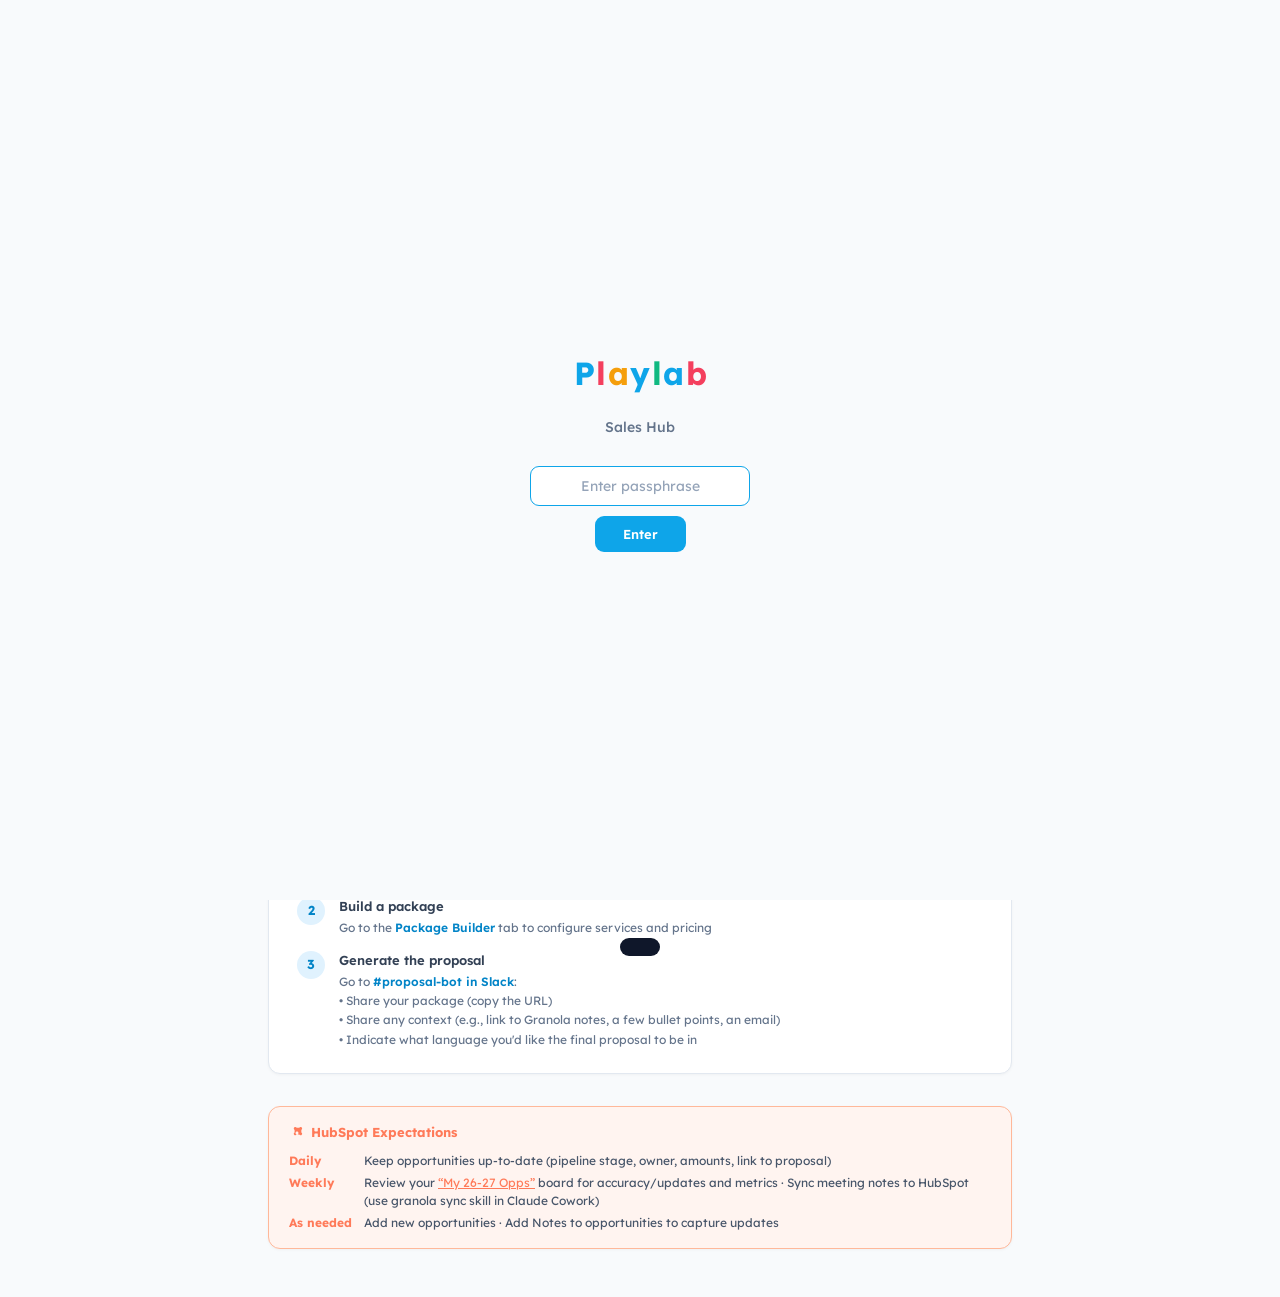
<file: index.html>
<!DOCTYPE html>
<html lang="en">
<head>
  <meta charset="UTF-8">
  <meta name="viewport" content="width=device-width, initial-scale=1.0">
  <link rel="icon" type="image/png" href="favicon.png">
  <title>Playlab — Sales Hub</title>
  <link href="https://fonts.googleapis.com/css2?family=Lexend:wght@300;400;500;600;700&display=swap" rel="stylesheet">
  <link rel="stylesheet" href="style.css?v=20260503a">
  <!-- PostHog Analytics -->
  <!-- TODO: Replace POSTHOG_API_KEY_HERE and POSTHOG_HOST_HERE with real values from Playlab's PostHog project -->
  <script>
    !function(t,e){var o,n,p,r;e.__SV||(window.posthog=e,e._i=[],e.init=function(i,s,a){function g(t,e){var o=e.split(".");2==o.length&&(t=t[o[0]],e=o[1]),t[e]=function(){t.push([e].concat(Array.prototype.slice.call(arguments,0)))}}(p=t.createElement("script")).type="text/javascript",p.crossOrigin="anonymous",p.async=!0,p.src=s.api_host.replace(".i.posthog.com","-assets.i.posthog.com")+"/static/array.js",(r=t.getElementsByTagName("script")[0]).parentNode.insertBefore(p,r);var u=e;for(void 0!==a?u=e[a]=[]:a="posthog",u.people=u.people||[],u.toString=function(t){var e="posthog";return"posthog"!==a&&(e+="."+a),t||(e+=" (stub)"),e},u.people.toString=function(){return u.toString(1)+".people (stub)"},o="init capture register register_once register_for_session unregister unregister_for_session getFeatureFlag getFeatureFlagPayload isFeatureEnabled reloadFeatureFlags updateEarlyAccessFeatureEnrollment getEarlyAccessFeatures on onFeatureFlags onSessionId getSurveys getActiveMatchingSurveys renderSurvey canRenderSurvey identify setPersonProperties group resetGroups setPersonPropertiesForFlags resetPersonPropertiesForFlags setGroupPropertiesForFlags resetGroupPropertiesForFlags reset opt_in_capturing opt_out_capturing has_opted_in_capturing has_opted_out_capturing clear_opt_in_out_capturing debug getPageViewId captureTraceFeedback captureTraceMetric".split(" "),n=0;n<o.length;n++)g(u,o[n]);e._i.push([i,s,a])},e.__SV=1)}(document,window.posthog||[]);
    window.POSTHOG_KEY = 'POSTHOG_API_KEY_HERE';
    window.POSTHOG_HOST = 'POSTHOG_HOST_HERE';
    if (window.POSTHOG_KEY && !window.POSTHOG_KEY.includes('HERE')) {
      posthog.init(window.POSTHOG_KEY, {
        api_host: window.POSTHOG_HOST,
        person_profiles: 'identified_only',
        capture_pageview: true
      });
    }
  </script>
</head>
<body>

<div class="auth-gate" id="authGate">
  <div class="auth-logo"><span>P</span><span>l</span><span>a</span><span>y</span><span>l</span><span>a</span><span>b</span></div>
  <div class="auth-subtitle">Sales Hub</div>
  <form id="authForm" style="display:flex;flex-direction:column;align-items:center;gap:10px;margin-top:8px">
    <input class="auth-input" type="password" id="authPassInput" placeholder="Enter passphrase" autocomplete="off">
    <button class="auth-btn" type="submit">Enter</button>
  </form>
  <div class="auth-error" id="authError">Incorrect passphrase.</div>
</div>

<header class="app-header">
  <div class="logo"><span>P</span><span>l</span><span>a</span><span>y</span><span>l</span><span>a</span><span>b</span></div>
  <div class="header-sep"></div>
  <div class="header-title">Sales Hub</div>
  <div class="header-spacer"></div>
  <div class="currency-toggle">
    <label id="currencyLabel">Currency</label>
    <select class="currency-select" id="currencySelect">
      <option value="USD">USD ($)</option>
      <option value="EUR">EUR (&euro;)</option>
      <option value="GBP">GBP (&pound;)</option>
      <option value="CHF">CHF (Fr)</option>
      <option value="SEK">SEK (kr)</option>
      <option value="NOK">NOK (kr)</option>
      <option value="DKK">DKK (kr)</option>
      <option value="GHS">GHS (GH&#x20B5;)</option>
      <option value="INR">INR (&#x20B9;)</option>
    </select>
  </div>
  <div class="header-sep"></div>
  <div class="user-badge" id="userBadge" onclick="startEditUserBadge()" title="Click to change your name">
    <span class="user-badge-name" id="userBadgeName"></span>
    <input class="user-badge-input" id="userBadgeInput" onblur="commitEditUserBadge()" onkeydown="if(event.key==='Enter'){commitEditUserBadge()}else if(event.key==='Escape'){cancelEditUserBadge()}" autocomplete="off">
  </div>
</header>

<div class="tab-bar">
  <button class="tab-btn active" onclick="switchMainTab('welcome')">Welcome</button>
  <button class="tab-btn" onclick="switchMainTab('builder')">Builder</button>
  <button class="tab-btn" onclick="switchMainTab('fieldguide')">Sales Pipeline Guide</button>
  <button class="tab-btn" onclick="switchMainTab('resources')">Key Resources</button>
  <button class="tab-btn" onclick="switchMainTab('pricing')">Pricing Sheet</button>
  <button class="tab-btn" onclick="switchMainTab('skills')">Claude</button>
</div>

<!-- Welcome View -->
<div class="welcome-view" id="welcomeView">
  <div style="max-width:800px;margin:0 auto;padding:48px 28px">
    <div style="text-align:center;margin-bottom:40px">
      <div style="display:flex;gap:2px;font-size:36px;font-weight:700;letter-spacing:-0.5px;justify-content:center;margin-bottom:8px">
        <span style="color:#01B1E2;mix-blend-mode:multiply">P</span><span style="color:#FF0C26;mix-blend-mode:multiply">l</span><span style="color:#FFC600;mix-blend-mode:multiply">a</span><span style="color:#00CD72;mix-blend-mode:multiply">y</span><span style="color:#01B1E2;mix-blend-mode:multiply">l</span><span style="color:#FF0C26;mix-blend-mode:multiply">a</span><span style="color:#FFC600;mix-blend-mode:multiply">b</span>
      </div>
      <h1 style="font-size:28px;font-weight:700;color:var(--slate-800);margin-bottom:8px">Sales Hub</h1>
      <p style="font-size:14px;color:var(--slate-500);max-width:500px;margin:0 auto">Welcome to the internal Playlab Sales Hub!</p>
      <p style="font-size:11px;color:var(--slate-400);margin-top:6px">This is an internal website for Playlab employees' eyes only.</p>
    </div>

    <!-- This Week at Playlab (Win Wire) -->
    <div id="thisWeekCard" class="tw-card" style="display:none">
      <div class="tw-head">
        <span class="tw-title"><span class="tw-emoji">&#x1F389;</span> This Week at Playlab</span>
        <span class="tw-updated" id="twUpdated"></span>
      </div>
      <div id="twCelebrations" class="tw-celebrations" style="display:none"></div>
      <div id="twMetrics" class="tw-metrics" style="display:none"></div>
    </div>

    <!-- Sales Pipeline Guide Featured Card -->
    <div onclick="switchMainTab('fieldguide')" style="cursor:pointer;background:linear-gradient(135deg, #e6f7fd, #e7fbf1);border:1.5px solid #bae6fd;border-radius:12px;padding:20px 28px;margin-bottom:20px;display:flex;align-items:center;gap:20px;transition:all 0.15s;box-shadow:0 1px 3px rgba(0,0,0,.04)" onmouseover="this.style.borderColor='#01B1E2';this.style.boxShadow='0 4px 12px rgba(1,177,226,.15)'" onmouseout="this.style.borderColor='#bae6fd';this.style.boxShadow='0 1px 3px rgba(0,0,0,.04)'">
      <div style="font-size:36px">&#x1F9ED;</div>
      <div>
        <h3 style="font-size:16px;font-weight:700;color:var(--slate-800);margin-bottom:4px">Sales Pipeline Guide</h3>
        <p style="font-size:13px;color:var(--slate-600);line-height:1.5">Your step-by-step playbook for managing partnerships &mdash; from inquiry and outreach through kickoff and delivery. Organized by pipeline stage with checklists, talk tracks, and best practices.</p>
      </div>
      <div style="margin-left:auto;font-size:12px;font-weight:700;color:var(--sky-600);white-space:nowrap;padding:8px 16px;border:1.5px solid var(--sky-300);border-radius:8px;background:white">Open Guide &rarr;</div>
    </div>

    <div style="display:grid;grid-template-columns:repeat(4,1fr);gap:20px;margin-bottom:32px">
      <div onclick="switchMainTab('builder')" style="cursor:pointer;background:white;border:1.5px solid var(--slate-200);border-radius:12px;padding:28px 24px;text-align:center;transition:all 0.15s;box-shadow:0 1px 3px rgba(0,0,0,.04)" onmouseover="this.style.borderColor='var(--sky-400)';this.style.boxShadow='0 4px 12px rgba(14,165,233,.12)'" onmouseout="this.style.borderColor='var(--slate-200)';this.style.boxShadow='0 1px 3px rgba(0,0,0,.04)'">
        <div style="font-size:32px;margin-bottom:12px">&#x1F4E6;</div>
        <h3 style="font-size:15px;font-weight:700;color:var(--slate-800);margin-bottom:6px">Package Builder</h3>
        <p style="font-size:12px;color:var(--slate-500);line-height:1.5">Build and customize service packages and quotes for partners</p>
      </div>

      <div onclick="switchMainTab('pricing')" style="cursor:pointer;background:white;border:1.5px solid var(--slate-200);border-radius:12px;padding:28px 24px;text-align:center;transition:all 0.15s;box-shadow:0 1px 3px rgba(0,0,0,.04)" onmouseover="this.style.borderColor='var(--emerald-500)';this.style.boxShadow='0 4px 12px rgba(16,185,129,.12)'" onmouseout="this.style.borderColor='var(--slate-200)';this.style.boxShadow='0 1px 3px rgba(0,0,0,.04)'">
        <div style="font-size:32px;margin-bottom:12px">&#x1F4B0;</div>
        <h3 style="font-size:15px;font-weight:700;color:var(--slate-800);margin-bottom:6px">Pricing Sheet</h3>
        <p style="font-size:12px;color:var(--slate-500);line-height:1.5">Reference software tiers, building block rates, and enrollment pricing</p>
      </div>

      <div onclick="switchMainTab('resources')" style="cursor:pointer;background:white;border:1.5px solid var(--slate-200);border-radius:12px;padding:28px 24px;text-align:center;transition:all 0.15s;box-shadow:0 1px 3px rgba(0,0,0,.04)" onmouseover="this.style.borderColor='var(--violet-500)';this.style.boxShadow='0 4px 12px rgba(139,92,246,.12)'" onmouseout="this.style.borderColor='var(--slate-200)';this.style.boxShadow='0 1px 3px rgba(0,0,0,.04)'">
        <div style="font-size:32px;margin-bottom:12px">&#x1F4C1;</div>
        <h3 style="font-size:15px;font-weight:700;color:var(--slate-800);margin-bottom:6px">Key Resources</h3>
        <p style="font-size:12px;color:var(--slate-500);line-height:1.5">Access pitch deck, partnership offerings, and essential sales documents</p>
      </div>

      <div onclick="switchMainTab('skills')" style="cursor:pointer;background:white;border:1.5px solid var(--slate-200);border-radius:12px;padding:28px 24px;text-align:center;transition:all 0.15s;box-shadow:0 1px 3px rgba(0,0,0,.04)" onmouseover="this.style.borderColor='var(--amber-500)';this.style.boxShadow='0 4px 12px rgba(245,158,11,.12)'" onmouseout="this.style.borderColor='var(--slate-200)';this.style.boxShadow='0 1px 3px rgba(0,0,0,.04)'">
        <div style="font-size:32px;margin-bottom:12px">&#x1F916;</div>
        <h3 style="font-size:15px;font-weight:700;color:var(--slate-800);margin-bottom:6px">Claude</h3>
        <p style="font-size:12px;color:var(--slate-500);line-height:1.5">Skills, resources, and examples for Claude Cowork and Claude Code</p>
      </div>
    </div>

    <!-- Build a Proposal workflow -->
    <div style="background:white;border:1.5px solid var(--slate-200);border-radius:12px;padding:24px 28px;margin-bottom:32px;box-shadow:0 1px 3px rgba(0,0,0,.04)">
      <h2 style="font-size:16px;font-weight:700;color:var(--slate-800);margin-bottom:16px">Build a Proposal</h2>
      <div style="display:flex;flex-direction:column;gap:14px">
        <div style="display:flex;gap:14px;align-items:flex-start">
          <div style="width:28px;height:28px;border-radius:50%;background:var(--sky-100);color:var(--sky-600);font-size:13px;font-weight:700;display:flex;align-items:center;justify-content:center;flex-shrink:0">1</div>
          <div>
            <div style="font-size:13px;font-weight:600;color:var(--slate-700)"><span>Get a package recommendation</span> <span style="font-size:11px;color:var(--slate-400);font-weight:400">(optional)</span></div>
            <div style="font-size:12px;color:var(--slate-500);margin-top:2px">Use the <em>package recommender skill</em> in Claude Cowork &mdash; give your meeting notes to Claude, have it recommend pricing components</div>
          </div>
        </div>
        <div style="display:flex;gap:14px;align-items:flex-start">
          <div style="width:28px;height:28px;border-radius:50%;background:var(--sky-100);color:var(--sky-600);font-size:13px;font-weight:700;display:flex;align-items:center;justify-content:center;flex-shrink:0">2</div>
          <div>
            <div style="font-size:13px;font-weight:600;color:var(--slate-700)">Build a package</div>
            <div style="font-size:12px;color:var(--slate-500);margin-top:2px">Go to the <a href="javascript:switchMainTab('builder')" style="color:var(--sky-600);text-decoration:none;font-weight:600">Package Builder</a> tab to configure services and pricing</div>
          </div>
        </div>
        <div style="display:flex;gap:14px;align-items:flex-start">
          <div style="width:28px;height:28px;border-radius:50%;background:var(--sky-100);color:var(--sky-600);font-size:13px;font-weight:700;display:flex;align-items:center;justify-content:center;flex-shrink:0">3</div>
          <div>
            <div style="font-size:13px;font-weight:600;color:var(--slate-700)">Generate the proposal</div>
            <div style="font-size:12px;color:var(--slate-500);margin-top:2px;line-height:1.6">Go to <a href="https://playlabai.slack.com/archives/C0AJ02AGH0C" target="_blank" style="color:var(--sky-600);text-decoration:none;font-weight:600">#proposal-bot in Slack</a>:<br>
              &bull; Share your package (copy the URL)<br>
              &bull; Share any context (e.g., link to Granola notes, a few bullet points, an email)<br>
              &bull; Indicate what language you'd like the final proposal to be in</div>
          </div>
        </div>
      </div>
    </div>

    <!-- HubSpot Expectations Callout -->
    <div style="background:#FFF4F0;border:1.5px solid #FFB89A;border-radius:12px;padding:16px 20px;box-shadow:0 1px 3px rgba(0,0,0,.04)">
      <h3 style="font-size:13px;font-weight:700;color:#FF7A59;margin:0 0 10px;display:flex;align-items:center;gap:6px"><svg width="16" height="16" viewBox="0 0 512 512" fill="#FF7A59"><path d="M394.7 238.8V156.3c15.5-8.1 26.1-24.3 26.1-43.1v-1.3c0-26.8-21.7-48.5-48.5-48.5h-1.3c-18.8 0-35 10.6-43.1 26.1h-82.5c-8.1-15.5-24.3-26.1-43.1-26.1h-1.3c-26.8 0-48.5 21.7-48.5 48.5v1.3c0 18.8 10.6 35 26.1 43.1v82.5c-15.5 8.1-26.1 24.3-26.1 43.1v1.3c0 26.8 21.7 48.5 48.5 48.5h1.3c18.8 0 35-10.6 43.1-26.1h82.5c8.1 15.5 24.3 26.1 43.1 26.1h1.3c26.8 0 48.5-21.7 48.5-48.5v-1.3c0-18.8-10.6-35-26.1-43.1zM256 304c-26.5 0-48-21.5-48-48s21.5-48 48-48 48 21.5 48 48-21.5 48-48 48z"/></svg>HubSpot Expectations</h3>
      <div style="display:grid;grid-template-columns:auto 1fr;gap:4px 12px;font-size:12px;line-height:1.5">
        <span style="font-weight:700;color:#FF7A59">Daily</span>
        <span style="color:var(--slate-600)">Keep opportunities up-to-date (pipeline stage, owner, amounts, link to proposal)</span>
        <span style="font-weight:700;color:#FF7A59">Weekly</span>
        <span style="color:var(--slate-600)">Review your <a href="https://app.hubspot.com/contacts/50680248/objects/0-3/views/61787425/list" target="_blank" style="color:#FF7A59;text-decoration:underline">&ldquo;My 26-27 Opps&rdquo;</a> board for accuracy/updates and metrics &middot; Sync meeting notes to HubSpot (use granola sync skill in Claude Cowork)</span>
        <span style="font-weight:700;color:#FF7A59">As needed</span>
        <span style="color:var(--slate-600)">Add new opportunities &middot; Add Notes to opportunities to capture updates</span>
      </div>
    </div>
  </div>
</div>

<!-- Key Resources View -->
<div class="resources-view" id="resourcesView" style="display:none">
  <div style="max-width:1000px;margin:0 auto;padding:24px 28px 48px">
    <h2 style="font-size:18px;font-weight:700;color:var(--slate-800);margin-bottom:8px">Key Resources</h2>
    <p style="font-size:13px;color:var(--slate-500);margin-bottom:16px">Essential documents and files for sales conversations. Click to open or use the embed to preview.</p>

    <!-- HubSpot Expectations Callout -->
    <div style="background:#FFF4F0;border:1.5px solid #FFB89A;border-radius:10px;padding:16px 20px;margin-bottom:20px">
      <h3 style="font-size:13px;font-weight:700;color:#FF7A59;margin:0 0 10px;display:flex;align-items:center;gap:6px"><svg width="16" height="16" viewBox="0 0 512 512" fill="#FF7A59"><path d="M394.7 238.8V156.3c15.5-8.1 26.1-24.3 26.1-43.1v-1.3c0-26.8-21.7-48.5-48.5-48.5h-1.3c-18.8 0-35 10.6-43.1 26.1h-82.5c-8.1-15.5-24.3-26.1-43.1-26.1h-1.3c-26.8 0-48.5 21.7-48.5 48.5v1.3c0 18.8 10.6 35 26.1 43.1v82.5c-15.5 8.1-26.1 24.3-26.1 43.1v1.3c0 26.8 21.7 48.5 48.5 48.5h1.3c18.8 0 35-10.6 43.1-26.1h82.5c8.1 15.5 24.3 26.1 43.1 26.1h1.3c26.8 0 48.5-21.7 48.5-48.5v-1.3c0-18.8-10.6-35-26.1-43.1zM256 304c-26.5 0-48-21.5-48-48s21.5-48 48-48 48 21.5 48 48-21.5 48-48 48z"/></svg>HubSpot Expectations</h3>
      <div style="display:grid;grid-template-columns:auto 1fr;gap:4px 12px;font-size:12px;line-height:1.5">
        <span style="font-weight:700;color:#FF7A59">Daily</span>
        <span style="color:var(--slate-600)">Keep opportunities up-to-date (pipeline stage, owner, amounts, link to proposal)</span>
        <span style="font-weight:700;color:#FF7A59">Weekly</span>
        <span style="color:var(--slate-600)">Review your <a href="https://app.hubspot.com/contacts/50680248/objects/0-3/views/61787425/list" target="_blank" style="color:#FF7A59;text-decoration:underline">&ldquo;My 26-27 Opps&rdquo;</a> board for accuracy/updates and metrics &middot; Sync meeting notes to HubSpot (use granola sync skill in Claude Cowork)</span>
        <span style="font-weight:700;color:#FF7A59">As needed</span>
        <span style="color:var(--slate-600)">Add new opportunities &middot; Add Notes to opportunities to capture updates</span>
      </div>
    </div>

    <!-- Row 1: Pitch Deck + Partnership Offerings side-by-side -->
    <div style="display:grid;grid-template-columns:1fr 1fr;gap:16px;margin-bottom:16px">
      <div style="background:white;border:1.5px solid var(--slate-200);border-radius:10px;overflow:hidden">
        <div style="padding:16px 20px;border-bottom:1px solid var(--slate-100);display:flex;align-items:center;gap:12px">
          <span style="font-size:20px">&#x1F3AC;</span>
          <div style="flex:1;min-width:0">
            <h3 style="font-size:14px;font-weight:700;color:var(--slate-800)">Pitch Deck</h3>
            <p style="font-size:11px;color:var(--slate-500)">Overview presentation for partner conversations</p>
            <div class="res-link-row"><span class="res-link-url">https://bit.ly/PlaylabDeck26</span><button class="res-copy-btn" onclick="event.stopPropagation();copyResLink(this,'https://bit.ly/PlaylabDeck26')" title="Copy link"><svg width="12" height="12" viewBox="0 0 16 16" fill="none" stroke="currentColor" stroke-width="1.5"><rect x="5" y="5" width="9" height="9" rx="1.5"/><path d="M3 11V2.5A1.5 1.5 0 0 1 4.5 1H11"/></svg></button></div>
          </div>
          <a href="https://docs.google.com/presentation/d/1nozF2k0Eh-1NVOpTnlQBlilFPA3cYfJPBgQsFhI5um4/edit" target="_blank" style="margin-left:auto;font-size:11px;font-weight:600;color:var(--sky-600);text-decoration:none;padding:6px 12px;border:1.5px solid var(--sky-200);border-radius:6px;background:var(--sky-50);align-self:flex-start">Open &#x2197;</a>
        </div>
        <iframe src="https://docs.google.com/presentation/d/1nozF2k0Eh-1NVOpTnlQBlilFPA3cYfJPBgQsFhI5um4/embed?start=false&loop=false&delayms=3000" frameborder="0" width="100%" height="340" allowfullscreen="true" style="display:block;background:var(--slate-50)"></iframe>
      </div>

      <div style="background:white;border:1.5px solid var(--slate-200);border-radius:10px;overflow:hidden">
        <div style="padding:16px 20px;border-bottom:1px solid var(--slate-100);display:flex;align-items:center;gap:12px">
          <span style="font-size:20px">&#x1F4CA;</span>
          <div style="flex:1;min-width:0">
            <h3 style="font-size:14px;font-weight:700;color:var(--slate-800)">Partnership Offerings</h3>
            <p style="font-size:11px;color:var(--slate-500)">Playlab partnership packages and services</p>
            <div class="res-link-row"><span class="res-link-url">http://bit.ly/PlaylabOfferings</span><button class="res-copy-btn" onclick="event.stopPropagation();copyResLink(this,'http://bit.ly/PlaylabOfferings')" title="Copy link"><svg width="12" height="12" viewBox="0 0 16 16" fill="none" stroke="currentColor" stroke-width="1.5"><rect x="5" y="5" width="9" height="9" rx="1.5"/><path d="M3 11V2.5A1.5 1.5 0 0 1 4.5 1H11"/></svg></button></div>
          </div>
          <a href="https://docs.google.com/document/d/1sSbkiILWzPRO_HXH_6S62-44DG_HDvivS4Q7R9imVrM/edit?tab=t.7ks51gpaizjf" target="_blank" style="margin-left:auto;font-size:11px;font-weight:600;color:var(--sky-600);text-decoration:none;padding:6px 12px;border:1.5px solid var(--sky-200);border-radius:6px;background:var(--sky-50);align-self:flex-start">Open &#x2197;</a>
        </div>
        <iframe src="https://docs.google.com/document/d/1sSbkiILWzPRO_HXH_6S62-44DG_HDvivS4Q7R9imVrM/preview" frameborder="0" width="100%" height="340" style="display:block;background:var(--slate-50)"></iframe>
      </div>
    </div>

    <!-- Row 2: The Playlab Difference + Competitive Comparison side-by-side -->
    <div style="display:grid;grid-template-columns:1fr 1fr;gap:16px;margin-bottom:16px">
      <div style="background:white;border:1.5px solid var(--slate-200);border-radius:10px;overflow:hidden">
        <div style="padding:16px 20px;border-bottom:1px solid var(--slate-100);display:flex;align-items:center;gap:12px">
          <span style="font-size:20px">&#x2728;</span>
          <div style="flex:1;min-width:0">
            <h3 style="font-size:14px;font-weight:700;color:var(--slate-800)">The Playlab Difference</h3>
            <p style="font-size:11px;color:var(--slate-500)">Why Playlab is fundamentally different &mdash; positioning and differentiators</p>
            <div class="res-link-row"><span class="res-link-url">https://bit.ly/PlaylabDifference</span><button class="res-copy-btn" onclick="event.stopPropagation();copyResLink(this,'https://bit.ly/PlaylabDifference')" title="Copy link"><svg width="12" height="12" viewBox="0 0 16 16" fill="none" stroke="currentColor" stroke-width="1.5"><rect x="5" y="5" width="9" height="9" rx="1.5"/><path d="M3 11V2.5A1.5 1.5 0 0 1 4.5 1H11"/></svg></button></div>
          </div>
          <a href="https://docs.google.com/document/d/18jmHuToJonXvNSGWSoU4WUSmbMRoHor3PIAN_E-oU8Q/edit?tab=t.0#heading=h.l60expp0ytfq" target="_blank" style="margin-left:auto;font-size:11px;font-weight:600;color:var(--sky-600);text-decoration:none;padding:6px 12px;border:1.5px solid var(--sky-200);border-radius:6px;background:var(--sky-50);align-self:flex-start">Open &#x2197;</a>
        </div>
        <iframe src="https://docs.google.com/document/d/18jmHuToJonXvNSGWSoU4WUSmbMRoHor3PIAN_E-oU8Q/preview" frameborder="0" width="100%" height="340" allowfullscreen="true" style="display:block;background:var(--slate-50)"></iframe>
      </div>

      <div style="background:white;border:1.5px solid var(--slate-200);border-radius:10px;overflow:hidden">
        <div style="padding:16px 20px;border-bottom:1px solid var(--slate-100);display:flex;align-items:center;gap:12px">
          <span style="font-size:20px">&#x1F3AF;</span>
          <div style="flex:1;min-width:0">
            <h3 style="font-size:14px;font-weight:700;color:var(--slate-800)">Discovery &amp; Demo</h3>
            <p style="font-size:11px;color:var(--slate-500)">How we learn about organizations and introduce Playlab</p>
            <div class="res-link-row"><span class="res-link-url">https://docs.google.com/document/d/1sN7pyhHUPfhXXq1pLJI4AdIzSnJDbUmW59YzmkaYc3U/edit?tab=t.0</span><button class="res-copy-btn" onclick="event.stopPropagation();copyResLink(this,'https://docs.google.com/document/d/1sN7pyhHUPfhXXq1pLJI4AdIzSnJDbUmW59YzmkaYc3U/edit?tab=t.0')" title="Copy link"><svg width="12" height="12" viewBox="0 0 16 16" fill="none" stroke="currentColor" stroke-width="1.5"><rect x="5" y="5" width="9" height="9" rx="1.5"/><path d="M3 11V2.5A1.5 1.5 0 0 1 4.5 1H11"/></svg></button></div>
          </div>
          <a href="https://docs.google.com/document/d/1sN7pyhHUPfhXXq1pLJI4AdIzSnJDbUmW59YzmkaYc3U/edit?tab=t.0" target="_blank" style="margin-left:auto;font-size:11px;font-weight:600;color:var(--sky-600);text-decoration:none;padding:6px 12px;border:1.5px solid var(--sky-200);border-radius:6px;background:var(--sky-50);align-self:flex-start">Open &#x2197;</a>
        </div>
        <iframe src="https://docs.google.com/document/d/1sN7pyhHUPfhXXq1pLJI4AdIzSnJDbUmW59YzmkaYc3U/preview" frameborder="0" width="100%" height="340" allowfullscreen="true" style="display:block;background:var(--slate-50)"></iframe>
      </div>
    </div>

    <!-- Learning Engineering Request Form -->
    <a href="https://www.notion.so/playlabai/33ba9d3778c580f8a3cadd6af486fea7" target="_blank" style="display:flex;align-items:center;justify-content:center;gap:10px;padding:16px 24px;background:var(--violet-50);border:1.5px solid var(--violet-300);border-radius:10px;text-decoration:none;transition:all 0.15s;margin-bottom:16px" onmouseover="this.style.borderColor='var(--violet-500)';this.style.boxShadow='0 4px 12px rgba(139,92,246,.15)'" onmouseout="this.style.borderColor='var(--violet-300)';this.style.boxShadow='none'">
      <span style="font-size:18px">&#x1F4DD;</span>
      <span style="font-size:14px;font-weight:700;color:var(--violet-700)">Learning Engineering Request Form</span>
      <span style="font-size:13px;color:var(--violet-400)">&#x2197;</span>
    </a>

    <!-- Row 3: Link-out buttons -->
    <div style="display:grid;grid-template-columns:1fr 1fr 1fr;gap:12px">
      <a href="https://docs.google.com/spreadsheets/d/1npo03Oih0S9AEkoCW5baGDWIPQN3gKVIJS_02CSc5iU/edit?gid=1348894078#gid=1348894078" target="_blank" style="display:flex;align-items:center;gap:10px;padding:14px 16px;background:white;border:1.5px solid var(--slate-200);border-radius:10px;text-decoration:none;transition:all 0.15s" onmouseover="this.style.borderColor='var(--sky-400)';this.style.boxShadow='0 4px 12px rgba(14,165,233,.1)'" onmouseout="this.style.borderColor='var(--slate-200)';this.style.boxShadow='none'">
        <span style="font-size:18px">&#x1F4B5;</span>
        <div style="min-width:0;flex:1">
          <h3 style="font-size:13px;font-weight:700;color:var(--slate-800);margin:0">Pricing Building Blocks</h3>
          <p style="font-size:10px;color:var(--slate-500);margin:2px 0 0">FY 26-27 building block rates</p>
          <div class="res-link-row"><span class="res-link-url">https://docs.google.com/spreadsheets/d/1npo03Oih0S9AEkoCW5baGDWIPQN3gKVIJS_02CSc5iU/</span><button class="res-copy-btn" onclick="event.preventDefault();event.stopPropagation();copyResLink(this,'https://docs.google.com/spreadsheets/d/1npo03Oih0S9AEkoCW5baGDWIPQN3gKVIJS_02CSc5iU/edit?gid=1348894078#gid=1348894078')" title="Copy link"><svg width="12" height="12" viewBox="0 0 16 16" fill="none" stroke="currentColor" stroke-width="1.5"><rect x="5" y="5" width="9" height="9" rx="1.5"/><path d="M3 11V2.5A1.5 1.5 0 0 1 4.5 1H11"/></svg></button></div>
        </div>
        <span style="margin-left:auto;font-size:13px;color:var(--sky-500);flex-shrink:0">&#x2197;</span>
      </a>

      <a href="https://docs.google.com/document/d/1oNTf-jdb5tAlrg2kVbXAa5AJ0jrCKz3Hj3YQrNLjk-8/edit" target="_blank" style="display:flex;align-items:center;gap:10px;padding:14px 16px;background:white;border:1.5px solid var(--slate-200);border-radius:10px;text-decoration:none;transition:all 0.15s" onmouseover="this.style.borderColor='var(--sky-400)';this.style.boxShadow='0 4px 12px rgba(14,165,233,.1)'" onmouseout="this.style.borderColor='var(--slate-200)';this.style.boxShadow='none'">
        <span style="font-size:18px">&#x1F4D6;</span>
        <div style="min-width:0;flex:1">
          <h3 style="font-size:13px;font-weight:700;color:var(--slate-800);margin:0">Rules &amp; Pricing</h3>
          <p style="font-size:10px;color:var(--slate-500);margin:2px 0 0">Source of truth for business rules</p>
          <div class="res-link-row"><span class="res-link-url">https://docs.google.com/document/d/1oNTf-jdb5tAlrg2kVbXAa5AJ0jrCKz3Hj3YQrNLjk-8/</span><button class="res-copy-btn" onclick="event.preventDefault();event.stopPropagation();copyResLink(this,'https://docs.google.com/document/d/1oNTf-jdb5tAlrg2kVbXAa5AJ0jrCKz3Hj3YQrNLjk-8/edit')" title="Copy link"><svg width="12" height="12" viewBox="0 0 16 16" fill="none" stroke="currentColor" stroke-width="1.5"><rect x="5" y="5" width="9" height="9" rx="1.5"/><path d="M3 11V2.5A1.5 1.5 0 0 1 4.5 1H11"/></svg></button></div>
        </div>
        <span style="margin-left:auto;font-size:13px;color:var(--sky-500);flex-shrink:0">&#x2197;</span>
      </a>

      <a href="https://docs.google.com/document/d/1sokEMzdwrwp3z6GKXtCbZevZuuEuraqdhHtJQ0NyftY/edit?tab=t.d06ltqroin9p" target="_blank" style="display:flex;align-items:center;gap:10px;padding:14px 16px;background:white;border:1.5px solid var(--slate-200);border-radius:10px;text-decoration:none;transition:all 0.15s" onmouseover="this.style.borderColor='var(--sky-400)';this.style.boxShadow='0 4px 12px rgba(14,165,233,.1)'" onmouseout="this.style.borderColor='var(--slate-200)';this.style.boxShadow='none'">
        <span style="font-size:18px">&#x1F4E7;</span>
        <div style="min-width:0;flex:1">
          <h3 style="font-size:13px;font-weight:700;color:var(--slate-800);margin:0">Email Templates</h3>
          <p style="font-size:10px;color:var(--slate-500);margin:2px 0 0">Templates for partner communications</p>
          <div class="res-link-row"><span class="res-link-url">LP Playbook &rsaquo; Email Templates tab</span><button class="res-copy-btn" onclick="event.preventDefault();event.stopPropagation();copyResLink(this,'https://docs.google.com/document/d/1sokEMzdwrwp3z6GKXtCbZevZuuEuraqdhHtJQ0NyftY/edit?tab=t.d06ltqroin9p')" title="Copy link"><svg width="12" height="12" viewBox="0 0 16 16" fill="none" stroke="currentColor" stroke-width="1.5"><rect x="5" y="5" width="9" height="9" rx="1.5"/><path d="M3 11V2.5A1.5 1.5 0 0 1 4.5 1H11"/></svg></button></div>
        </div>
        <span style="margin-left:auto;font-size:13px;color:var(--sky-500);flex-shrink:0">&#x2197;</span>
      </a>

      <a href="https://docs.google.com/document/d/1sokEMzdwrwp3z6GKXtCbZevZuuEuraqdhHtJQ0NyftY/edit?tab=t.im8egwf8lfrs" target="_blank" style="display:flex;align-items:center;gap:10px;padding:14px 16px;background:white;border:1.5px solid var(--slate-200);border-radius:10px;text-decoration:none;transition:all 0.15s" onmouseover="this.style.borderColor='var(--sky-400)';this.style.boxShadow='0 4px 12px rgba(14,165,233,.1)'" onmouseout="this.style.borderColor='var(--slate-200)';this.style.boxShadow='none'">
        <span style="font-size:18px">&#x1F4CA;</span>
        <div style="min-width:0;flex:1">
          <h3 style="font-size:13px;font-weight:700;color:var(--slate-800);margin:0">Pipeline Stage Reference</h3>
          <p style="font-size:10px;color:var(--slate-500);margin:2px 0 0">HubSpot stage definitions &amp; guide</p>
          <div class="res-link-row"><span class="res-link-url">LP Playbook &rsaquo; Pipeline Stages tab</span><button class="res-copy-btn" onclick="event.preventDefault();event.stopPropagation();copyResLink(this,'https://docs.google.com/document/d/1sokEMzdwrwp3z6GKXtCbZevZuuEuraqdhHtJQ0NyftY/edit?tab=t.im8egwf8lfrs')" title="Copy link"><svg width="12" height="12" viewBox="0 0 16 16" fill="none" stroke="currentColor" stroke-width="1.5"><rect x="5" y="5" width="9" height="9" rx="1.5"/><path d="M3 11V2.5A1.5 1.5 0 0 1 4.5 1H11"/></svg></button></div>
        </div>
        <span style="margin-left:auto;font-size:13px;color:var(--sky-500);flex-shrink:0">&#x2197;</span>
      </a>

      <a href="https://docs.google.com/document/d/1sokEMzdwrwp3z6GKXtCbZevZuuEuraqdhHtJQ0NyftY/edit?tab=t.lg5q3sr42rll#heading=h.fh08gi8yazy0" target="_blank" style="display:flex;align-items:center;gap:10px;padding:14px 16px;background:white;border:1.5px solid var(--slate-200);border-radius:10px;text-decoration:none;transition:all 0.15s" onmouseover="this.style.borderColor='var(--sky-400)';this.style.boxShadow='0 4px 12px rgba(14,165,233,.1)'" onmouseout="this.style.borderColor='var(--slate-200)';this.style.boxShadow='none'">
        <span style="font-size:18px">&#x2795;</span>
        <div style="min-width:0;flex:1">
          <h3 style="font-size:13px;font-weight:700;color:var(--slate-800);margin:0">Create New Opportunities</h3>
          <p style="font-size:10px;color:var(--slate-500);margin:2px 0 0">How to create HubSpot deals</p>
          <div class="res-link-row"><span class="res-link-url">LP Playbook &rsaquo; Create Opportunities tab</span><button class="res-copy-btn" onclick="event.preventDefault();event.stopPropagation();copyResLink(this,'https://docs.google.com/document/d/1sokEMzdwrwp3z6GKXtCbZevZuuEuraqdhHtJQ0NyftY/edit?tab=t.lg5q3sr42rll#heading=h.fh08gi8yazy0')" title="Copy link"><svg width="12" height="12" viewBox="0 0 16 16" fill="none" stroke="currentColor" stroke-width="1.5"><rect x="5" y="5" width="9" height="9" rx="1.5"/><path d="M3 11V2.5A1.5 1.5 0 0 1 4.5 1H11"/></svg></button></div>
        </div>
        <span style="margin-left:auto;font-size:13px;color:var(--sky-500);flex-shrink:0">&#x2197;</span>
      </a>

      <a href="https://docs.google.com/document/d/1sokEMzdwrwp3z6GKXtCbZevZuuEuraqdhHtJQ0NyftY/edit?tab=t.n4egmpc6chn7#heading=h.127h6tnhlmup" target="_blank" style="display:flex;align-items:center;gap:10px;padding:14px 16px;background:white;border:1.5px solid var(--slate-200);border-radius:10px;text-decoration:none;transition:all 0.15s" onmouseover="this.style.borderColor='var(--sky-400)';this.style.boxShadow='0 4px 12px rgba(14,165,233,.1)'" onmouseout="this.style.borderColor='var(--slate-200)';this.style.boxShadow='none'">
        <span style="font-size:18px">&#x1F916;</span>
        <div style="min-width:0;flex:1">
          <h3 style="font-size:13px;font-weight:700;color:var(--slate-800);margin:0">Claude Skills &amp; Resources</h3>
          <p style="font-size:10px;color:var(--slate-500);margin:2px 0 0">Skills, getting started guides, and power user examples</p>
          <div class="res-link-row"><span class="res-link-url">LP Playbook &rsaquo; Claude tab</span><button class="res-copy-btn" onclick="event.preventDefault();event.stopPropagation();copyResLink(this,'https://docs.google.com/document/d/1sokEMzdwrwp3z6GKXtCbZevZuuEuraqdhHtJQ0NyftY/edit?tab=t.n4egmpc6chn7#heading=h.127h6tnhlmup')" title="Copy link"><svg width="12" height="12" viewBox="0 0 16 16" fill="none" stroke="currentColor" stroke-width="1.5"><rect x="5" y="5" width="9" height="9" rx="1.5"/><path d="M3 11V2.5A1.5 1.5 0 0 1 4.5 1H11"/></svg></button></div>
        </div>
        <span style="margin-left:auto;font-size:13px;color:var(--sky-500);flex-shrink:0">&#x2197;</span>
      </a>

      <a href="https://docs.google.com/spreadsheets/d/1W_cH3yFGH4-EjywLMlMF94WJYNU4XGGzLb_z66VuEww/edit?gid=0#gid=0" target="_blank" style="display:flex;align-items:center;gap:10px;padding:14px 16px;background:white;border:1.5px solid var(--slate-200);border-radius:10px;text-decoration:none;transition:all 0.15s" onmouseover="this.style.borderColor='var(--sky-400)';this.style.boxShadow='0 4px 12px rgba(14,165,233,.1)'" onmouseout="this.style.borderColor='var(--slate-200)';this.style.boxShadow='none'">
        <span style="font-size:18px">&#x1F4CA;</span>
        <div style="min-width:0;flex:1">
          <h3 style="font-size:13px;font-weight:700;color:var(--slate-800);margin:0">Competitive Comparison</h3>
          <p style="font-size:10px;color:var(--slate-500);margin:2px 0 0">Feature comparison across AI ed platforms</p>
          <div class="res-link-row"><span class="res-link-url">https://docs.google.com/spreadsheets/d/1W_cH3yFGH4-EjywLMlMF94WJYNU4XGGzLb_z66VuEww/</span><button class="res-copy-btn" onclick="event.preventDefault();event.stopPropagation();copyResLink(this,'https://docs.google.com/spreadsheets/d/1W_cH3yFGH4-EjywLMlMF94WJYNU4XGGzLb_z66VuEww/edit?gid=0#gid=0')" title="Copy link"><svg width="12" height="12" viewBox="0 0 16 16" fill="none" stroke="currentColor" stroke-width="1.5"><rect x="5" y="5" width="9" height="9" rx="1.5"/><path d="M3 11V2.5A1.5 1.5 0 0 1 4.5 1H11"/></svg></button></div>
        </div>
        <span style="margin-left:auto;font-size:13px;color:var(--sky-500);flex-shrink:0">&#x2197;</span>
      </a>

      <a href="https://docs.google.com/document/d/1gkNEzxIb6cS6p8X4NcVp441bRG6PBlnfOUsx6li4Kf4/edit?tab=t.7ybwveahcmlo" target="_blank" style="display:flex;align-items:center;gap:10px;padding:14px 16px;background:white;border:1.5px solid var(--slate-200);border-radius:10px;text-decoration:none;transition:all 0.15s" onmouseover="this.style.borderColor='var(--sky-400)';this.style.boxShadow='0 4px 12px rgba(14,165,233,.1)'" onmouseout="this.style.borderColor='var(--slate-200)';this.style.boxShadow='none'">
        <span style="font-size:18px">&#x1F4B0;</span>
        <div style="min-width:0;flex:1">
          <h3 style="font-size:13px;font-weight:700;color:var(--slate-800);margin:0">Discount Policy</h3>
          <p style="font-size:10px;color:var(--slate-500);margin:2px 0 0">Full discount policy document</p>
          <div class="res-link-row"><span class="res-link-url">https://docs.google.com/document/d/1gkNEzxIb6cS6p8X4NcVp441bRG6PBlnfOUsx6li4Kf4/</span><button class="res-copy-btn" onclick="event.preventDefault();event.stopPropagation();copyResLink(this,'https://docs.google.com/document/d/1gkNEzxIb6cS6p8X4NcVp441bRG6PBlnfOUsx6li4Kf4/edit?tab=t.7ybwveahcmlo')" title="Copy link"><svg width="12" height="12" viewBox="0 0 16 16" fill="none" stroke="currentColor" stroke-width="1.5"><rect x="5" y="5" width="9" height="9" rx="1.5"/><path d="M3 11V2.5A1.5 1.5 0 0 1 4.5 1H11"/></svg></button></div>
        </div>
        <span style="margin-left:auto;font-size:13px;color:var(--sky-500);flex-shrink:0">&#x2197;</span>
      </a>
    </div>

    <p style="font-size:11px;color:var(--slate-400);margin-top:20px;text-align:center">To add resources, update the Key Resources section in the Rules & Pricing doc and run <code>/saleshub</code>.</p>
  </div>
</div>

<!-- Cowork Skills View -->
<div class="skills-view" id="skillsView" style="display:none">
  <div style="max-width:1000px;margin:0 auto;padding:24px 28px 48px">
    <h2 style="font-size:18px;font-weight:700;color:var(--slate-800);margin-bottom:4px">Claude</h2>
    <p style="font-size:13px;color:var(--slate-500);margin-bottom:4px"><strong style="color:var(--slate-700)">Claude Cowork</strong> is for everyone &mdash; it lets you delegate tasks to Claude using connected tools like Gmail, Calendar, and Drive. <strong style="color:var(--slate-700)">Claude Code</strong> is the developer-facing terminal tool that powers Cowork under the hood. Same engine, different interfaces. Most of you will use Cowork; the Power Users tab includes Claude Code examples to show what&rsquo;s possible at the edges.</p>
    <p style="font-size:13px;color:var(--slate-500);margin-bottom:4px">Skills are slash commands you can type in Cowork tasks, or Claude will use them automatically based on context. You can run multiple tasks simultaneously. <a href="https://support.claude.com/en/articles/13345190-get-started-with-cowork" target="_blank" style="color:var(--sky-600);text-decoration:none;font-weight:600">Learn more</a>.</p>
    <p style="font-size:13px;color:var(--slate-500);margin-bottom:8px">To get started, download the desktop app at <a href="https://claude.com/download" target="_blank" style="color:var(--sky-600);text-decoration:none;font-weight:600">claude.com/download</a> and toggle from &ldquo;Chat&rdquo; to &ldquo;Cowork&rdquo; at the top of the app.</p>

    <!-- Subtab Bar -->
    <div class="skills-subtab-bar">
      <button class="skills-subtab-btn active" onclick="switchSkillsSubtab('skills')">Cowork Skills for Playlab</button>
      <button class="skills-subtab-btn" onclick="switchSkillsSubtab('getting-started')">Getting Started</button>
      <button class="skills-subtab-btn" onclick="switchSkillsSubtab('power-users')">Power Users</button>
    </div>

    <!-- Subtab: Cowork Skills for Playlab -->
    <div class="skills-subtab-content active" id="subtab-skills">

      <div style="background:linear-gradient(135deg, var(--sky-50), var(--emerald-50)); border:1.5px solid var(--sky-200); border-radius:12px; padding:20px 24px; margin-bottom:20px">
        <h3 style="font-size:15px;font-weight:700;color:var(--slate-800);margin:0 0 6px">Claude Cowork Skills for Playlab</h3>
        <p style="font-size:13px;color:var(--slate-600);line-height:1.6;margin:0">These are the Cowork skills built specifically for the Playlab team. Each skill is a slash command you can type in a Cowork task &mdash; or Claude will use them automatically based on context. Skills are organized by how your day flows.</p>
      </div>

    <input type="text" id="skillSearch" placeholder="Search skills..." style="width:100%;max-width:400px;padding:8px 14px;border:1.5px solid var(--slate-200);border-radius:8px;font-family:'Lexend',sans-serif;font-size:13px;color:var(--slate-700);margin-bottom:24px" oninput="filterSkills(this.value)">

    <!-- Category: Planning & Big Picture -->
    <div class="skills-category" data-category="planning">
      <div class="skills-category-header" style="display:flex;align-items:center;gap:10px;margin-bottom:16px;padding-bottom:8px;border-bottom:2px solid var(--sky-200)">
        <span style="font-size:20px"><svg width="12" height="12" viewBox="0 0 16 16" fill="none" stroke="currentColor" stroke-width="1.5"><rect x="5" y="5" width="9" height="9" rx="1.5"/><path d="M3 11V2.5A1.5 1.5 0 0 1 4.5 1H11"/></svg></span>
        <div>
          <h3 style="font-size:14px;font-weight:700;color:var(--slate-800);margin:0">Planning &amp; Big Picture</h3>
          <p style="font-size:11px;color:var(--slate-500);margin:2px 0 0">Start your day, end your week, stay on top of what matters</p>
        </div>
      </div>
      <div class="skills-grid">
        <div class="skill-card">
          <div class="skill-card-header">
            <span class="skill-name">/daily-briefing</span>
            <span class="skill-oneliner">Morning Executive Briefing</span>
          </div>
          <p class="skill-desc">Generate a morning executive briefing &mdash; a concise, prioritized snapshot of your day. Pulls calendar, email, and messaging data to surface what matters before you start.</p>
          <div class="skill-examples">
            <span class="skill-examples-label">Try it:</span>
            <code>/daily-briefing</code>
            <code>Give me my morning briefing</code>
            <code>Briefing for tomorrow</code>
            <code>What does my day look like Monday?</code>
          </div>
        </div>
        <div class="skill-card">
          <div class="skill-card-header">
            <span class="skill-name">/weekly-recap</span>
            <span class="skill-oneliner">End-of-Week Summary</span>
          </div>
          <p class="skill-desc">Generate a concise end-of-week summary: meetings held, key emails sent, action items still open, and threads that have gone cold. Helps with Friday wrap-up or Monday planning.</p>
          <div class="skill-examples">
            <span class="skill-examples-label">Try it:</span>
            <code>/weekly-recap</code>
            <code>Give me my weekly recap</code>
            <code>Recap last week</code>
            <code>What happened this week?</code>
          </div>
        </div>
      </div>
    </div>

    <!-- Category: Meeting Preparation -->
    <div class="skills-category" data-category="prep">
      <div class="skills-category-header" style="display:flex;align-items:center;gap:10px;margin-bottom:16px;padding-bottom:8px;border-bottom:2px solid var(--emerald-500)">
        <span style="font-size:20px">&#x1F50D;</span>
        <div>
          <h3 style="font-size:14px;font-weight:700;color:var(--slate-800);margin:0">Meeting Preparation</h3>
          <p style="font-size:11px;color:var(--slate-500);margin:2px 0 0">Show up informed and ready for every conversation</p>
        </div>
      </div>
      <div class="skills-grid">
        <div class="skill-card">
          <div class="skill-card-header">
            <span class="skill-name">/meeting-prep-briefing</span>
            <span class="skill-oneliner">Pre-Meeting Briefing</span>
          </div>
          <p class="skill-desc">Generate a pre-meeting briefing for an upcoming call or meeting. Pulls context from calendar and email history to give you a clear picture before you walk in &mdash; attendee info, relationship history, open items, and talking points.</p>
          <div class="skill-examples">
            <span class="skill-examples-label">Try it:</span>
            <code>/meeting-prep-briefing</code>
            <code>Prep my next meeting</code>
            <code>Prep Sarah Chen from Acme</code>
            <code>Meeting prep for tomorrow</code>
          </div>
        </div>
        <div class="skill-card">
          <div class="skill-card-header">
            <span class="skill-name">/meeting-scheduler</span>
            <span class="skill-oneliner">Calendar Availability &amp; Scheduling</span>
          </div>
          <p class="skill-desc">Check your calendar availability and draft a scheduling email &mdash; with context pulled from prior conversations so the invite isn&rsquo;t cold. Handles new vs. existing contacts differently.</p>
          <div class="skill-examples">
            <span class="skill-examples-label">Try it:</span>
            <code>/meeting-scheduler</code>
            <code>Schedule 30 min with Sarah next week</code>
            <code>Find time for a call with the Acme team</code>
            <code>Book a meeting with James &mdash; pilot kickoff</code>
          </div>
        </div>
      </div>
    </div>

    <!-- Category: After Meetings -->
    <div class="skills-category" data-category="followup">
      <div class="skills-category-header" style="display:flex;align-items:center;gap:10px;margin-bottom:16px;padding-bottom:8px;border-bottom:2px solid var(--amber-500)">
        <span style="font-size:20px">&#x1F91D;</span>
        <div>
          <h3 style="font-size:14px;font-weight:700;color:var(--slate-800);margin:0">After Meetings</h3>
          <p style="font-size:11px;color:var(--slate-500);margin:2px 0 0">Nothing falls through the cracks after a conversation</p>
        </div>
      </div>
      <div class="skills-grid">
        <div class="skill-card">
          <div class="skill-card-header">
            <span class="skill-name">/meeting-follow-up-email</span>
            <span class="skill-oneliner">Follow-Up Email Drafter</span>
          </div>
          <p class="skill-desc">Draft follow-up emails after meetings. Pulls recent calendar events, enriches with context, then drafts a follow-up in your voice. Shows status and recommendations (needed / simple touch / already sent / skip).</p>
          <div class="skill-examples">
            <span class="skill-examples-label">Try it:</span>
            <code>/meeting-follow-up-email</code>
            <code>Follow up on my last meeting</code>
            <code>Draft follow-ups for this week</code>
            <code>Follow up with Sarah about next steps</code>
          </div>
        </div>
        <div class="skill-card">
          <div class="skill-card-header">
            <span class="skill-name">/meeting-action-items</span>
            <span class="skill-oneliner">Action Item Extractor</span>
          </div>
          <p class="skill-desc">Pull today&rsquo;s meetings, extract all action items assigned to you, and present a clean summary. Gathers from meeting notes, sent emails, and calendar descriptions. Best run at end of day.</p>
          <div class="skill-examples">
            <span class="skill-examples-label">Try it:</span>
            <code>/meeting-action-items</code>
            <code>What are my action items from today?</code>
            <code>Pull action items from today&rsquo;s meetings</code>
            <code>What did I commit to today?</code>
          </div>
        </div>
        <div class="skill-card">
          <div class="skill-card-header">
            <span class="skill-name">/granola-hubspot-sync</span>
            <span class="skill-oneliner">Meeting Notes to CRM</span>
          </div>
          <p class="skill-desc">Sync your Granola meeting notes to HubSpot as properly formatted meeting engagements with correct date/time, attendee associations, and company links. Prevents duplicates.</p>
          <div class="skill-examples">
            <span class="skill-examples-label">Try it:</span>
            <code>/granola-hubspot-sync</code>
            <code>Sync today&rsquo;s meetings to HubSpot</code>
            <code>Sync Granola notes from yesterday</code>
            <code>Sync this week&rsquo;s meetings</code>
          </div>
        </div>
        <div class="skill-card">
          <div class="skill-card-header">
            <span class="skill-name">/crm-update</span>
            <span class="skill-oneliner">CRM Note Generator</span>
          </div>
          <p class="skill-desc">After a meeting or email exchange, generate a structured CRM-ready note summarizing what happened, decisions made, and next steps. Works with any CRM &mdash; outputs formatted text or sends to a CRM forwarding address.</p>
          <div class="skill-examples">
            <span class="skill-examples-label">Try it:</span>
            <code>/crm-update</code>
            <code>CRM update for my call with Sarah today</code>
            <code>CRM update for my thread with Acme</code>
            <code>Log my last meeting to HubSpot</code>
          </div>
        </div>
      </div>
    </div>

    <!-- Category: Communication -->
    <div class="skills-category" data-category="communication">
      <div class="skills-category-header" style="display:flex;align-items:center;gap:10px;margin-bottom:16px;padding-bottom:8px;border-bottom:2px solid var(--violet-500)">
        <span style="font-size:20px">&#x2709;&#xFE0F;</span>
        <div>
          <h3 style="font-size:14px;font-weight:700;color:var(--slate-800);margin:0">Communication</h3>
          <p style="font-size:11px;color:var(--slate-500);margin:2px 0 0">Draft emails, manage your inbox, catch dropped threads</p>
        </div>
      </div>
      <div class="skills-grid">
        <div class="skill-card">
          <div class="skill-card-header">
            <span class="skill-name">/email-draft</span>
            <span class="skill-oneliner">Email Drafting</span>
          </div>
          <p class="skill-desc">Draft and send professional emails matching your personal voice and writing style using Gmail. Handles new outreach, replies, and follow-ups with configurable voice and style.</p>
          <div class="skill-examples">
            <span class="skill-examples-label">Try it:</span>
            <code>/email-draft</code>
            <code>Draft a follow-up to Sarah about the pilot</code>
            <code>Write a warm intro to James at Acme</code>
            <code>Reply to Maria&rsquo;s email about next steps</code>
          </div>
        </div>
        <div class="skill-card">
          <div class="skill-card-header">
            <span class="skill-name">/email-templates</span>
            <span class="skill-oneliner">Quick Email Templates</span>
          </div>
          <p class="skill-desc">Generate common email types quickly &mdash; intro requests, reschedules, thank-yous, loop-ins, declines, nudges, and more. For when you know exactly what kind of email you need and just want it fast.</p>
          <div class="skill-examples">
            <span class="skill-examples-label">Try it:</span>
            <code>/email-templates</code>
            <code>Template reschedule with Sarah</code>
            <code>Template thank-you to Maria for the intro</code>
            <code>Template nudge to Alex about the proposal</code>
          </div>
        </div>
        <div class="skill-card">
          <div class="skill-card-header">
            <span class="skill-name">/inbox-triage</span>
            <span class="skill-oneliner">Inbox Triage</span>
          </div>
          <p class="skill-desc">Triage your email inbox &mdash; surface what needs action, categorize the rest, and suggest quick responses for the highest priority items. Categories: Reply Today, Reply Soon, Awaiting Reply, Action Needed, FYI, Can Archive.</p>
          <div class="skill-examples">
            <span class="skill-examples-label">Try it:</span>
            <code>/inbox-triage</code>
            <code>Triage my inbox</code>
            <code>Triage partnerships emails</code>
            <code>What needs my attention in email?</code>
          </div>
        </div>
        <div class="skill-card">
          <div class="skill-card-header">
            <span class="skill-name">/stale-email-tracker</span>
            <span class="skill-oneliner">Stale Email Tracker</span>
          </div>
          <p class="skill-desc">Surfaces sent emails that haven&rsquo;t received a reply &mdash; prioritized by age and relationship importance. Helps catch dropped threads before they go fully cold. Offers to draft re-engagement nudges.</p>
          <div class="skill-examples">
            <span class="skill-examples-label">Try it:</span>
            <code>/stale-email-tracker</code>
            <code>Show me stale threads</code>
            <code>What emails haven&rsquo;t gotten a reply?</code>
            <code>Stale emails from Sarah</code>
          </div>
        </div>
      </div>
    </div>

    <!-- Category: Proposals & Pipeline -->
    <div class="skills-category" data-category="proposals">
      <div class="skills-category-header" style="display:flex;align-items:center;gap:10px;margin-bottom:16px;padding-bottom:8px;border-bottom:2px solid var(--rose-500)">
        <span style="font-size:20px">&#x1F4DD;</span>
        <div>
          <h3 style="font-size:14px;font-weight:700;color:var(--slate-800);margin:0">Proposals &amp; Pipeline</h3>
          <p style="font-size:11px;color:var(--slate-500);margin:2px 0 0">Recommend packages and manage opportunities</p>
        </div>
      </div>
      <div class="skills-grid">
        <div class="skill-card">
          <div class="skill-card-header">
            <span class="skill-name">/package-recommender</span>
            <span class="skill-oneliner">Package Recommender</span>
          </div>
          <p class="skill-desc">Analyze everything known about a learning partner &mdash; meeting notes, CRM data, email history, and intake records &mdash; to recommend the best-fit Playlab package configuration and estimated pricing. The pre-proposal step.</p>
          <div class="skill-examples">
            <span class="skill-examples-label">Try it:</span>
            <code>/package-recommender</code>
            <code>Recommend a package for Austin ISD</code>
            <code>What should we propose for Hunter College?</code>
            <code>Package rec from my last call</code>
          </div>
        </div>
        <div class="skill-card">
          <div class="skill-card-header">
            <span class="skill-name">/create-opportunity</span>
            <span class="skill-oneliner">Create or Update CRM Deal</span>
          </div>
          <p class="skill-desc">Turn meeting notes, a Granola recording, or a Gmail thread into a HubSpot deal &mdash; with duplicate checking, contact/company association, and confirmation before anything is created.</p>
          <div class="skill-examples">
            <span class="skill-examples-label">Try it:</span>
            <code>/create-opportunity</code>
            <code>Create opp from my last meeting</code>
            <code>Log the deal from my call with Sarah</code>
            <code>Create opp from email thread with James</code>
          </div>
        </div>
      </div>
    </div>

    <!-- Category: Miscellaneous -->
    <div class="skills-category" data-category="misc">
      <div class="skills-category-header" style="display:flex;align-items:center;gap:10px;margin-bottom:16px;padding-bottom:8px;border-bottom:2px solid var(--slate-300)">
        <span style="font-size:20px">&#x1F3A8;</span>
        <div>
          <h3 style="font-size:14px;font-weight:700;color:var(--slate-800);margin:0">Miscellaneous</h3>
          <p style="font-size:11px;color:var(--slate-500);margin:2px 0 0">Reference materials and brand guidelines</p>
        </div>
      </div>
      <div class="skills-grid">
        <div class="skill-card">
          <div class="skill-card-header">
            <span class="skill-name">/brand</span>
            <span class="skill-oneliner">Playlab Brand Reference</span>
          </div>
          <p class="skill-desc">Quick-reference brand guide for applying Playlab&rsquo;s visual identity to any output &mdash; documents, slides, images, proposals, or other creative assets. Covers colors, fonts, logo usage, tone, and templates.</p>
          <div class="skill-examples">
            <span class="skill-examples-label">Try it:</span>
            <code>/brand</code>
            <code>What are the Playlab brand colors?</code>
            <code>What font does Playlab use?</code>
            <code>Brand guidelines for a slide deck</code>
          </div>
        </div>
      </div>
    </div>

    <p style="font-size:11px;color:var(--slate-400);margin-top:24px;text-align:center">To update this page, edit the Claude section in the Rules &amp; Pricing doc and run <code>/saleshub</code>.</p>
    </div><!-- end subtab-skills -->

    <!-- Subtab: Getting Started -->
    <div class="skills-subtab-content" id="subtab-getting-started">

      <div style="background:linear-gradient(135deg, var(--sky-50), var(--violet-50)); border:1.5px solid var(--sky-200); border-radius:12px; padding:20px 24px; margin-bottom:20px">
        <h3 style="font-size:15px;font-weight:700;color:var(--slate-800);margin:0 0 6px">New to Claude Cowork?</h3>
        <p style="font-size:13px;color:var(--slate-600);line-height:1.6;margin:0">Start here. These resources will help you go from first login to daily use. Remember: you don&rsquo;t need to be technical &mdash; just persistent. Ask it to do things, tell it to do it better, and push it to improve.</p>
      </div>

      <input type="text" id="gettingStartedSearch" placeholder="Search getting started resources..." style="width:100%;max-width:400px;padding:8px 14px;border:1.5px solid var(--slate-200);border-radius:8px;font-family:'Lexend',sans-serif;font-size:13px;color:var(--slate-700);margin-bottom:24px" oninput="filterResourceCards('subtab-getting-started', this.value)">

      <!-- Setup Checklist -->
      <div class="resource-section" data-resource-section="checklist">
        <div class="resource-section-header" onclick="toggleResourceSection(this.parentElement)">
          <span class="resource-section-chevron">&#x25BC;</span>
          <div>
            <h3>Setup Checklist</h3>
            <p>Step-by-step guide to get Claude Cowork set up and running</p>
          </div>
        </div>
        <div class="resource-section-body">
          <div style="background:white;border:1.5px solid var(--slate-200);border-radius:10px;overflow:hidden;margin-bottom:8px">
            <iframe src="https://docs.google.com/document/d/13SXodSkhcKDOKIdPvwHRHEda9ckTDYhFPAkQle2Q9Q8/preview" style="width:100%;height:600px;border:none"></iframe>
          </div>
          <a href="https://docs.google.com/document/d/13SXodSkhcKDOKIdPvwHRHEda9ckTDYhFPAkQle2Q9Q8/edit?tab=t.0#heading=h.7kg0yj361479" target="_blank" style="display:inline-flex;align-items:center;gap:4px;font-size:12px;font-weight:600;color:var(--sky-600);text-decoration:none">Open full checklist &#x2197;</a>
        </div>
      </div>

      <!-- Setup Resources -->
      <div class="resource-section" data-resource-section="setup">
        <div class="resource-section-header" onclick="toggleResourceSection(this.parentElement)">
          <span class="resource-section-chevron">&#x25BC;</span>
          <div>
            <h3>Setup</h3>
            <p>Official pages you&rsquo;ll need during setup</p>
          </div>
        </div>
        <div class="resource-section-body">
          <div class="resource-grid">
            <div class="resource-card">
              <div class="resource-card-source">Anthropic (Official)</div>
              <div class="resource-card-title">Cowork Product Page</div>
              <div class="resource-card-desc">Official overview of what Cowork is, who it&rsquo;s for, and the core value proposition.</div>
              <a class="resource-card-link" href="https://claude.com/product/cowork" target="_blank">Visit page &#x2197;</a>
            </div>
            <div class="resource-card">
              <div class="resource-card-source">Anthropic (Official)</div>
              <div class="resource-card-title">Get Started with Cowork</div>
              <div class="resource-card-desc">The definitive official guide. Covers requirements, setup, file access, sub-agent coordination, scheduling, and security.</div>
              <a class="resource-card-link" href="https://support.claude.com/en/articles/13345190-get-started-with-cowork" target="_blank">Open guide &#x2197;</a>
            </div>
            <div class="resource-card">
              <div class="resource-card-source">Anthropic (Official)</div>
              <div class="resource-card-title">Connectors Directory</div>
              <div class="resource-card-desc">All available integrations: Gmail, Calendar, Slack, Notion, HubSpot, and more. Connect your tools during setup.</div>
              <a class="resource-card-link" href="https://claude.com/connectors" target="_blank">Browse connectors &#x2197;</a>
            </div>
          </div>
        </div>
      </div>

      <!-- Learn -->
      <div class="resource-section" data-resource-section="guides">
        <div class="resource-section-header" onclick="toggleResourceSection(this.parentElement)">
          <span class="resource-section-chevron">&#x25BC;</span>
          <div>
            <h3>Learn</h3>
            <p>The best walkthroughs and training resources to get you up and running</p>
          </div>
        </div>
        <div class="resource-section-body">
          <div class="resource-grid">
            <div class="resource-card">
              <div class="resource-card-source">Anthropic (Official)</div>
              <div class="resource-card-title">Introduction to Claude Cowork (Course)</div>
              <div class="resource-card-desc">Free official training course. Covers the task loop, plugins/skills, file workflows, and responsible steering. Goes from first launch to daily use.</div>
              <a class="resource-card-link" href="https://anthropic.skilljar.com/introduction-to-claude-cowork" target="_blank">Start course &#x2197;</a>
            </div>
            <div class="resource-card">
              <div class="resource-card-source">Airtree Ventures</div>
              <div class="resource-card-title">Claude Cowork Course (1 Hour)</div>
              <div class="resource-card-desc">Free beginner course explicitly designed for non-technical users. 3 core lessons: reading &amp; organizing folders, describing outcomes not steps, and reusable workflows.</div>
              <a class="resource-card-link" href="https://www.airtree.vc/open-source-vc/claude-cowork-course" target="_blank">Start course &#x2197;</a>
            </div>
            <div class="resource-card">
              <div class="resource-card-source">Jeff Su</div>
              <div class="resource-card-title">Learn 80% of Cowork in 20 Minutes</div>
              <div class="resource-card-desc">Practical walkthrough covering the 7 key capabilities with real demos: expense management, inbox triage, and file workflows.</div>
              <a class="resource-card-link" href="https://www.jeffsu.org/learn-80-of-claude-cowork-in-under-20-minutes/" target="_blank">Read guide &#x2197;</a>
            </div>
          </div>
        </div>
      </div>

      <!-- Projects & Organization -->
      <div class="resource-section" data-resource-section="projects">
        <div class="resource-section-header" onclick="toggleResourceSection(this.parentElement)">
          <span class="resource-section-chevron">&#x25BC;</span>
          <div>
            <h3>Projects &amp; Organization</h3>
            <p>Organize your work into isolated workspaces with their own memory and context</p>
          </div>
        </div>
        <div class="resource-section-body">
          <div class="resource-grid">
            <div class="resource-card">
              <div class="resource-card-source">Anthropic (Official)</div>
              <div class="resource-card-title">Organize Your Tasks with Projects</div>
              <div class="resource-card-desc">How to create and use Projects to organize your Cowork tasks. Projects give you isolated workspaces with their own instructions, files, scheduled tasks, and memory. What you do in one project stays in that project.</div>
              <a class="resource-card-link" href="https://support.claude.com/en/articles/14116274-organize-your-tasks-with-projects-in-claude-cowork" target="_blank">Read guide &#x2197;</a>
            </div>
            <div class="resource-card idea">
              <div class="resource-card-title">Why Projects Matter</div>
              <div class="resource-card-desc">Create separate projects for distinct workstreams (e.g., &ldquo;Pipeline Management,&rdquo; &ldquo;Partnership Proposals,&rdquo; &ldquo;Meeting Prep&rdquo;). Each project gets its own memory and context, so your proposal project has no awareness of your pipeline analysis project. This prevents confusion and keeps Claude focused.</div>
            </div>
          </div>
        </div>
      </div>

      <!-- Your First Tasks to Try -->
      <div class="resource-section" data-resource-section="first-tasks">
        <div class="resource-section-header" onclick="toggleResourceSection(this.parentElement)">
          <span class="resource-section-chevron">&#x25BC;</span>
          <div>
            <h3>Your First Tasks to Try</h3>
            <p>Concrete things to try on day one</p>
          </div>
        </div>
        <div class="resource-section-body">
          <div class="resource-grid">
            <div class="resource-card idea">
              <div class="resource-card-title">Organize a Messy Folder</div>
              <div class="resource-card-desc">Point Cowork at your Downloads folder and watch it sort by type, rename descriptively, and archive old items. A great first task because the results are immediately visible.</div>
            </div>
            <div class="resource-card idea">
              <div class="resource-card-title">Run /daily-briefing</div>
              <div class="resource-card-desc">This Playlab skill generates a morning summary of your calendar, email, and priorities. Type <code>/daily-briefing</code> in a Cowork task to try it.</div>
            </div>
            <div class="resource-card idea">
              <div class="resource-card-title">Draft a Follow-Up Email</div>
              <div class="resource-card-desc">Paste meeting notes into a Cowork task and ask for a polished follow-up email in your voice. Cowork will draft it and can send via Gmail if connected.</div>
            </div>
            <div class="resource-card idea">
              <div class="resource-card-title">Create a Formatted Report</div>
              <div class="resource-card-desc">Drop in a CSV or spreadsheet export and describe the output you want. Cowork can produce formatted Google Sheets with totals, trends, conditional formatting, and working formulas.</div>
            </div>
          </div>
        </div>
      </div>

    </div><!-- end subtab-getting-started -->

    <!-- Subtab: Power Users -->
    <div class="skills-subtab-content" id="subtab-power-users">

      <div style="background:linear-gradient(135deg, var(--violet-50), var(--rose-50)); border:1.5px solid var(--violet-200); border-radius:12px; padding:20px 24px; margin-bottom:28px">
        <h3 style="font-size:15px;font-weight:700;color:var(--slate-800);margin:0 0 6px">Go Deeper</h3>
        <p style="font-size:13px;color:var(--slate-600);line-height:1.6;margin:0 0 8px">Advanced techniques, ideas, and integrations for team members already comfortable with Cowork. Items tagged <span class="resource-card-tag code" style="display:inline;font-size:10px">Code</span> require Claude Code (the developer terminal). Items tagged <span class="resource-card-tag" style="display:inline;font-size:10px;background:var(--amber-50);color:var(--amber-700);border-color:var(--amber-200)">Paid</span> require a subscription.</p>
      </div>

      <input type="text" id="powerUsersSearch" placeholder="Search power user resources..." style="width:100%;max-width:400px;padding:8px 14px;border:1.5px solid var(--slate-200);border-radius:8px;font-family:'Lexend',sans-serif;font-size:13px;color:var(--slate-700);margin-bottom:24px" oninput="filterResourceCards('subtab-power-users', this.value)">

      <!-- Start Here -->
      <div class="resource-section" data-resource-section="start-here">
        <div class="resource-section-header" onclick="toggleResourceSection(this.parentElement)">
          <span class="resource-section-chevron">&#x25BC;</span>
          <div>
            <h3>Start Here</h3>
            <p>The single best starting point for exploring what&rsquo;s possible</p>
          </div>
        </div>
        <div class="resource-section-body">
          <div class="resource-grid">
            <div class="resource-card">
              <span class="resource-card-tag">90+ Resources</span>
              <div class="resource-card-title">Awesome Claude</div>
              <div class="resource-card-desc">The most comprehensive directory of Claude AI resources, tools, and integrations. Covers both Cowork and Code with 90+ curated resources across official tools, community lists, extensions, and educational materials.</div>
              <a class="resource-card-link" href="https://awesomeclaude.ai/" target="_blank">Browse directory &#x2197;</a>
            </div>
          </div>
        </div>
      </div>

      <!-- Advanced Guides -->
      <div class="resource-section" data-resource-section="advanced-guides">
        <div class="resource-section-header" onclick="toggleResourceSection(this.parentElement)">
          <span class="resource-section-chevron">&#x25BC;</span>
          <div>
            <h3>Advanced Guides</h3>
            <p>Deep dives for power users who want to get more from Cowork</p>
          </div>
        </div>
        <div class="resource-section-body">
          <div class="resource-grid">
            <div class="resource-card">
              <span class="resource-card-tag" style="background:var(--amber-50);color:var(--amber-700);border-color:var(--amber-200)">Paid</span>
              <div class="resource-card-source">Karol Zieminski</div>
              <div class="resource-card-title">50+ Tested Tips on Plugins, Skills, Sub-Agents &amp; Memory</div>
              <div class="resource-card-desc">The Cowork power-user bible. 9 days of stress-testing covering skill chunking, sub-agent delegation, and memory workarounds.</div>
              <a class="resource-card-link" href="https://karozieminski.substack.com/p/claude-cowork-guide-plugins-memory-sub-agents-tips" target="_blank">Read guide &#x2197;</a>
            </div>
            <div class="resource-card">
              <div class="resource-card-source">The AI Corner</div>
              <div class="resource-card-title">Claude Best Practices 2026: Complete Power User Guide</div>
              <div class="resource-card-desc">Context engineering, Projects as workstream isolation, Socratic prompting, and outcome-based task framing.</div>
              <a class="resource-card-link" href="https://www.the-ai-corner.com/p/claude-best-practices-power-user-guide-2026" target="_blank">Read guide &#x2197;</a>
            </div>
            <div class="resource-card">
              <span class="resource-card-tag" style="background:var(--amber-50);color:var(--amber-700);border-color:var(--amber-200)">Paid</span>
              <div class="resource-card-source">Sid Saladi</div>
              <div class="resource-card-title">Cowork 101 Advanced: 100+ Power User Prompts</div>
              <div class="resource-card-desc">Sheets/Slides add-ins, Chrome automation, parallel sub-agents, and plugin stacking.</div>
              <a class="resource-card-link" href="https://sidsaladi.substack.com/p/claude-cowork-101-advanced-master" target="_blank">Read guide &#x2197;</a>
            </div>
          </div>
        </div>
      </div>

      <!-- Context & Instructions -->
      <div class="resource-section" data-resource-section="context">
        <div class="resource-section-header" onclick="toggleResourceSection(this.parentElement)">
          <span class="resource-section-chevron">&#x25BC;</span>
          <div>
            <h3>Context &amp; Instructions</h3>
            <p>Give Cowork persistent context so it works the way you want every time</p>
          </div>
        </div>
        <div class="resource-section-body">
          <div class="resource-grid">
            <div class="resource-card idea">
              <div class="resource-card-title">Global Instructions</div>
              <div class="resource-card-desc">In the Claude Desktop app, go to <strong>Settings &gt; Cowork</strong> and edit &ldquo;Global Instructions.&rdquo; This is your always-on context: your role, preferred tone, output formats, and tools you use. Applies to every Cowork session automatically.</div>
            </div>
            <div class="resource-card idea">
              <div class="resource-card-title">Project Instructions</div>
              <div class="resource-card-desc">Each Cowork Project has its own instructions field. Use this for workstream-specific context (e.g., &ldquo;This project handles partnership proposals. Always use Playlab brand voice and reference our pricing tiers.&rdquo;).</div>
            </div>
            <div class="resource-card idea">
              <div class="resource-card-title">Context Files</div>
              <div class="resource-card-desc">Create markdown files in your working folder that Cowork reads automatically: <code>about-me.md</code> (your role and priorities), <code>voice-and-style.md</code> (tone and formatting), <code>working-rules.md</code> (behavior preferences). This is the Cowork equivalent of CLAUDE.md in Claude Code.</div>
            </div>
            <div class="resource-card">
              <div class="resource-card-source">The Signal</div>
              <div class="resource-card-title">How to Properly Set Up Claude Cowork</div>
              <div class="resource-card-desc">Free guide to setting up context files (about-me.md, voice-and-style.md, working-rules.md) so Cowork knows your preferences from the start.</div>
              <a class="resource-card-link" href="https://thesignal.substack.com/p/how-to-properly-set-up-claude-cowork" target="_blank">Read guide &#x2197;</a>
            </div>
            <div class="resource-card">
              <div class="resource-card-source">Anthropic (Official)</div>
              <div class="resource-card-title">Memory &amp; Context Management</div>
              <div class="resource-card-desc">How Cowork remembers across sessions: automatic 24-hour synthesis, project-level memory isolation, viewing/editing/resetting memory, and incognito mode.</div>
              <a class="resource-card-link" href="https://support.claude.com/en/articles/11817273-use-claude-s-chat-search-and-memory-to-build-on-previous-context" target="_blank">Read guide &#x2197;</a>
            </div>
          </div>
        </div>
      </div>

      <!-- Plugins & Plugin Strategy -->
      <div class="resource-section" data-resource-section="plugins">
        <div class="resource-section-header" onclick="toggleResourceSection(this.parentElement)">
          <span class="resource-section-chevron">&#x25BC;</span>
          <div>
            <h3>Plugins &amp; Plugin Strategy</h3>
            <p>Extend Cowork with official and community plugins</p>
          </div>
        </div>
        <div class="resource-section-body">
          <div class="resource-grid">
            <div class="resource-card">
              <span class="resource-card-tag">11k+ Stars</span>
              <div class="resource-card-source">Anthropic (GitHub)</div>
              <div class="resource-card-title">Knowledge Work Plugins Repo</div>
              <div class="resource-card-desc">Open-source repo with all official Cowork plugins. See the actual skill files, slash commands, and MCP configs.</div>
              <a class="resource-card-link" href="https://github.com/anthropics/knowledge-work-plugins" target="_blank">View on GitHub &#x2197;</a>
            </div>
            <div class="resource-card">
              <div class="resource-card-source">PluginsForCowork.com</div>
              <div class="resource-card-title">Best Cowork Plugins 2026</div>
              <div class="resource-card-desc">Plugin-by-plugin breakdown with strategic &ldquo;stacks&rdquo; (GTM Stack, Finance Close Stack) and a 3-week rollout playbook.</div>
              <a class="resource-card-link" href="https://pluginsforcowork.com/guides/best-cowork-plugins/" target="_blank">Read guide &#x2197;</a>
            </div>
            <div class="resource-card">
              <div class="resource-card-source">Anthropic (Blog)</div>
              <div class="resource-card-title">Customize Cowork with Plugins</div>
              <div class="resource-card-desc">Official plugin architecture explanation &mdash; how skills + connectors + sub-agents compose.</div>
              <a class="resource-card-link" href="https://claude.com/blog/cowork-plugins" target="_blank">Read post &#x2197;</a>
            </div>
            <div class="resource-card">
              <div class="resource-card-source">Anthropic (Official)</div>
              <div class="resource-card-title">Plugin Directory</div>
              <div class="resource-card-desc">Browse and install from the official plugin marketplace.</div>
              <a class="resource-card-link" href="https://claude.com/plugins" target="_blank">Browse plugins &#x2197;</a>
            </div>
            <div class="resource-card">
              <div class="resource-card-source">Trust Insights</div>
              <div class="resource-card-title">So What? Plug-ins for Claude Cowork</div>
              <div class="resource-card-desc">Security implications of third-party plugins plus a custom press release plugin demo with Python-based semantic scoring.</div>
              <a class="resource-card-link" href="https://www.trustinsights.ai/blog/2026/02/so-what-plug-ins-for-claude-cowork/" target="_blank">Read analysis &#x2197;</a>
            </div>
          </div>
        </div>
      </div>

      <!-- Use Case Ideas: Email & Calendar -->
      <div class="resource-section" data-resource-section="email-cal">
        <div class="resource-section-header" onclick="toggleResourceSection(this.parentElement)">
          <span class="resource-section-chevron">&#x25BC;</span>
          <div>
            <h3>Use Case Ideas: Email &amp; Calendar</h3>
            <p>Inbox management, follow-ups, scheduling, and meeting prep</p>
          </div>
        </div>
        <div class="resource-section-body">
          <div class="resource-grid">
            <div class="resource-card idea">
              <div class="resource-card-title">Morning Briefing</div>
              <div class="resource-card-desc">Schedule a daily task that scans your emails, calendar, and Slack to deliver a prioritized morning overview. Each meeting shows who you&rsquo;re meeting, what you last discussed, and what to bring up. Set it for 8 AM.</div>
              <div style="margin-top:8px"><span class="resource-card-tag">Scheduled</span><span class="resource-card-tag purple">Gmail</span><span class="resource-card-tag purple">Calendar</span><span class="resource-card-tag purple">Slack</span></div>
            </div>
            <div class="resource-card idea">
              <div class="resource-card-title">Draft Follow-Ups from Meeting Notes</div>
              <div class="resource-card-desc">After a meeting, paste or connect your transcript. Cowork drafts a polished follow-up email with action items assigned to the right people &mdash; in your voice.</div>
              <div style="margin-top:8px"><span class="resource-card-tag purple">Gmail</span><span class="resource-card-tag amber">Granola</span></div>
            </div>
            <div class="resource-card idea">
              <div class="resource-card-title">Meeting Prep Packets</div>
              <div class="resource-card-desc">Before a call, Cowork pulls prior emails, meeting notes, and CRM data into a 1-page briefing with talking points and open items. Never walk into a meeting cold again.</div>
              <div style="margin-top:8px"><span class="resource-card-tag purple">Calendar</span><span class="resource-card-tag purple">Gmail</span><span class="resource-card-tag amber">CRM</span></div>
            </div>
          </div>
        </div>
      </div>

      <!-- Use Case Ideas: Files & Documents -->
      <div class="resource-section" data-resource-section="files-docs">
        <div class="resource-section-header" onclick="toggleResourceSection(this.parentElement)">
          <span class="resource-section-chevron">&#x25BC;</span>
          <div>
            <h3>Use Case Ideas: Files &amp; Documents</h3>
            <p>Organize files, create reports, build presentations, process data</p>
          </div>
        </div>
        <div class="resource-section-body">
          <div class="resource-grid">
            <div class="resource-card idea">
              <div class="resource-card-title">Organize Your Downloads Folder</div>
              <div class="resource-card-desc">Point Cowork at a messy folder with 200+ files. It sorts by type, renames descriptively, and archives old items. Works with any folder structure.</div>
              <div style="margin-top:8px"><span class="resource-card-tag">Files</span></div>
            </div>
            <div class="resource-card idea">
              <div class="resource-card-title">Create Formatted Reports from Raw Data</div>
              <div class="resource-card-desc">Transform weekly analytics exports into formatted Google Sheets with totals, trends, conditional formatting, and working formulas. From raw CSV to board-ready in minutes.</div>
              <div style="margin-top:8px"><span class="resource-card-tag">Files</span><span class="resource-card-tag purple">Sheets</span></div>
            </div>
            <div class="resource-card idea">
              <div class="resource-card-title">Generate Slide Decks from Notes</div>
              <div class="resource-card-desc">Turn rough bullet points or meeting notes into a 10-slide Google Slides deck with logical structure, clean formatting, and consistent styling.</div>
              <div style="margin-top:8px"><span class="resource-card-tag">Files</span><span class="resource-card-tag purple">Slides</span></div>
            </div>
            <div class="resource-card idea">
              <div class="resource-card-title">Process Expense Receipts</div>
              <div class="resource-card-desc">Drop receipt photos and PDFs into a folder. Cowork extracts vendor, date, amount, and category into a formatted spreadsheet &mdash; ready for accounting.</div>
              <div style="margin-top:8px"><span class="resource-card-tag">Files</span><span class="resource-card-tag purple">Sheets</span></div>
            </div>
          </div>
        </div>
      </div>

      <!-- Use Case Ideas: Research & Analysis -->
      <div class="resource-section" data-resource-section="research">
        <div class="resource-section-header" onclick="toggleResourceSection(this.parentElement)">
          <span class="resource-section-chevron">&#x25BC;</span>
          <div>
            <h3>Use Case Ideas: Research &amp; Analysis</h3>
            <p>Synthesize documents, extract themes, build summaries</p>
          </div>
        </div>
        <div class="resource-section-body">
          <div class="resource-grid">
            <div class="resource-card idea">
              <div class="resource-card-title">Synthesize a Body of Research</div>
              <div class="resource-card-desc">Point Cowork at 15+ PDFs, articles, or documents. Get a structured synthesis with key themes, contradictions, and citations &mdash; not just summaries, but actual analysis.</div>
              <div style="margin-top:8px"><span class="resource-card-tag">Files</span><span class="resource-card-tag purple">Drive</span></div>
            </div>
            <div class="resource-card idea">
              <div class="resource-card-title">Customer Feedback Analysis</div>
              <div class="resource-card-desc">Parse interview transcripts and survey responses to identify recurring themes, pain points, and frequency counts. Great for quarterly reviews or product planning.</div>
              <div style="margin-top:8px"><span class="resource-card-tag">Files</span></div>
            </div>
            <div class="resource-card idea">
              <div class="resource-card-title">Competitive Landscape Analysis</div>
              <div class="resource-card-desc">Analyze competitor websites and produce a comparison matrix covering features, pricing, messaging, and gaps. Cowork browses the sites and builds the analysis for you.</div>
              <div style="margin-top:8px"><span class="resource-card-tag">Browser</span></div>
            </div>
            <div class="resource-card idea">
              <div class="resource-card-title">Executive Summaries</div>
              <div class="resource-card-desc">Distill detailed reports into 1-page summaries with key metrics, narrative context, and recommended actions. Perfect for board decks, stakeholder updates, or grant reports.</div>
              <div style="margin-top:8px"><span class="resource-card-tag">Files</span></div>
            </div>
          </div>
        </div>
      </div>

      <!-- Use Case Ideas: Scheduled Automations -->
      <div class="resource-section" data-resource-section="automation">
        <div class="resource-section-header" onclick="toggleResourceSection(this.parentElement)">
          <span class="resource-section-chevron">&#x25BC;</span>
          <div>
            <h3>Use Case Ideas: Scheduled Automations</h3>
            <p>Set it and forget it &mdash; recurring tasks that run on a cadence</p>
          </div>
        </div>
        <div class="resource-section-body">
          <div class="resource-grid">
            <div class="resource-card idea">
              <div class="resource-card-title">Daily File Cleanup</div>
              <div class="resource-card-desc">Schedule a task that sorts new files in a working folder by project every evening. No more messy desktops or Downloads folders.</div>
              <div style="margin-top:8px"><span class="resource-card-tag">Scheduled</span><span class="resource-card-tag">Files</span></div>
            </div>
            <div class="resource-card idea">
              <div class="resource-card-title">Weekly Team Update Newsletter</div>
              <div class="resource-card-desc">Every Friday, Cowork pulls from Slack channels and meeting notes to generate a formatted weekly update covering shipped work, blockers, and upcoming priorities.</div>
              <div style="margin-top:8px"><span class="resource-card-tag">Scheduled</span><span class="resource-card-tag purple">Slack</span></div>
            </div>
            <div class="resource-card idea">
              <div class="resource-card-title">Content Repurposing Pipeline</div>
              <div class="resource-card-desc">Takes published content and generates platform-specific versions for LinkedIn, newsletters, and social media. One piece of content, multiple formats.</div>
              <div style="margin-top:8px"><span class="resource-card-tag">Scheduled</span><span class="resource-card-tag">Files</span></div>
            </div>
            <div class="resource-card">
              <div class="resource-card-source">Petr Vojacek</div>
              <div class="resource-card-title">Morning Briefing Walkthrough</div>
              <div class="resource-card-desc">A real-world walkthrough of setting up a daily briefing that scans emails, calendar, and Slack every morning at 8 AM. Step-by-step guide with results.</div>
              <a class="resource-card-link" href="https://petrvojacek.cz/en/blog/claude-cowork-daily-briefing/" target="_blank">Read walkthrough &#x2197;</a>
            </div>
            <div class="resource-card">
              <div class="resource-card-source">Anthropic (Official)</div>
              <div class="resource-card-title">Schedule Recurring Tasks</div>
              <div class="resource-card-desc">Official guide on setting up scheduled and automated tasks in Claude Cowork.</div>
              <a class="resource-card-link" href="https://support.claude.com/en/articles/13854387-schedule-recurring-tasks-in-claude-cowork" target="_blank">Read guide &#x2197;</a>
            </div>
            <div class="resource-card">
              <span class="resource-card-tag" style="background:var(--amber-50);color:var(--amber-700);border-color:var(--amber-200)">Paid</span>
              <div class="resource-card-source">AIble w/ My Mind</div>
              <div class="resource-card-title">6 Scheduled Task Automations</div>
              <div class="resource-card-desc">6 tested scheduling examples: morning briefings, file cleanup, Stripe reporting, and invoice organizing.</div>
              <a class="resource-card-link" href="https://aiblewmymind.substack.com/p/claude-cowork-scheduled-tasks-6-ways" target="_blank">Read guide &#x2197;</a>
            </div>
          </div>
        </div>
      </div>

      <!-- Example Collections -->
      <div class="resource-section" data-resource-section="examples">
        <div class="resource-section-header" onclick="toggleResourceSection(this.parentElement)">
          <span class="resource-section-chevron">&#x25BC;</span>
          <div>
            <h3>Example Collections</h3>
            <p>Curated galleries of use cases, skills, and workflow ideas</p>
          </div>
        </div>
        <div class="resource-section-body">
          <div class="resource-grid">
            <div class="resource-card">
              <span class="resource-card-tag">30 Examples</span>
              <div class="resource-card-source">Claudia + AI</div>
              <div class="resource-card-title">Cowork Starter Guide &mdash; 30 Examples</div>
              <div class="resource-card-desc">The single best curated list for non-technical users. 30 use cases across 6 categories: file management, reporting, documents, research, automation, and knowledge management.</div>
              <a class="resource-card-link" href="https://claudiaplusai.substack.com/p/claude-cowork-starter-guide-30-examples" target="_blank">Browse examples &#x2197;</a>
            </div>
            <div class="resource-card">
              <span class="resource-card-tag">39 Skills</span>
              <div class="resource-card-source">AIble w/ My Mind</div>
              <div class="resource-card-title">39 Claude Skills from 23 Creators</div>
              <div class="resource-card-desc">Best skills catalog available. 39 real skills organized into 5 categories (Writers, Marketers, Developers, Business Ops, Career) with links to actual skill files.</div>
              <a class="resource-card-link" href="https://aiblewmymind.substack.com/p/claude-skills-36-examples" target="_blank">Browse skills &#x2197;</a>
            </div>
            <div class="resource-card">
              <span class="resource-card-tag">Official</span>
              <div class="resource-card-source">Anthropic</div>
              <div class="resource-card-title">Claude Skills &mdash; What They Are</div>
              <div class="resource-card-desc">Official overview of what skills are, how they work, and how to create your own. Good for understanding the skills concept before browsing community examples.</div>
              <a class="resource-card-link" href="https://claude.com/skills" target="_blank">Learn about skills &#x2197;</a>
            </div>
            <div class="resource-card">
              <span class="resource-card-tag" style="background:var(--amber-50);color:var(--amber-700);border-color:var(--amber-200)">Paid</span>
              <span class="resource-card-tag">67 by Role</span>
              <div class="resource-card-source">AIble w/ My Mind</div>
              <div class="resource-card-title">10 Use Cases Tested + 67 by Profession</div>
              <div class="resource-card-desc">10 deeply tested use cases with results, plus 67 additional ideas by profession: marketing, sales, finance, legal, HR, and education. First 5 examples free; full list requires paid subscription.</div>
              <a class="resource-card-link" href="https://aiblewmymind.substack.com/p/claude-cowork-use-cases-guide" target="_blank">Read guide &#x2197;</a>
            </div>
          </div>
        </div>
      </div>

      <!-- Sales & GTM Workflows -->
      <div class="resource-section" data-resource-section="sales-gtm">
        <div class="resource-section-header" onclick="toggleResourceSection(this.parentElement)">
          <span class="resource-section-chevron">&#x25BC;</span>
          <div>
            <h3>Sales &amp; GTM Workflows</h3>
            <p>Sales plugins, CRM integration, and revenue operations</p>
          </div>
        </div>
        <div class="resource-section-body">
          <div class="resource-grid">
            <div class="resource-card">
              <div class="resource-card-source">Databar.ai</div>
              <div class="resource-card-title">Claude Cowork for GTM</div>
              <div class="resource-card-desc">Sales plugin deep dive, 5 GTM workflows, CRM connector guidance for RevOps teams.</div>
              <a class="resource-card-link" href="https://databar.ai/blog/article/claude-cowork-for-gtm-what-sales-and-revops-teams-need-to-know" target="_blank">Read guide &#x2197;</a>
            </div>
            <div class="resource-card">
              <div class="resource-card-source">Anthropic (Official)</div>
              <div class="resource-card-title">Sales Plugin</div>
              <div class="resource-card-desc">/call-summary, /pipeline-review, /forecast with SPICED/MEDDIC qualification frameworks.</div>
              <a class="resource-card-link" href="https://claude.com/plugins/sales" target="_blank">View plugin &#x2197;</a>
            </div>
          </div>
        </div>
      </div>

      <!-- Skills Architecture -->
      <div class="resource-section" data-resource-section="skills-arch">
        <div class="resource-section-header" onclick="toggleResourceSection(this.parentElement)">
          <span class="resource-section-chevron">&#x25BC;</span>
          <div>
            <h3>Skills Architecture <span class="resource-card-tag code" style="display:inline;font-size:10px;vertical-align:middle;margin-left:6px">Code</span></h3>
            <p>Building custom skills &mdash; requires technical comfort with YAML and file structures</p>
          </div>
        </div>
        <div class="resource-section-body">
          <div class="resource-grid">
            <div class="resource-card">
              <span class="resource-card-tag code">Code</span>
              <div class="resource-card-source">Anthropic (Official)</div>
              <div class="resource-card-title">How to Create Custom Skills</div>
              <div class="resource-card-desc">Skill.md structure, YAML metadata, executable code, and ZIP packaging.</div>
              <a class="resource-card-link" href="https://support.claude.com/en/articles/12512198-how-to-create-custom-skills" target="_blank">Read guide &#x2197;</a>
            </div>
            <div class="resource-card">
              <span class="resource-card-tag code">Code</span>
              <span class="resource-card-tag" style="background:var(--amber-50);color:var(--amber-700);border-color:var(--amber-200)">Paid</span>
              <div class="resource-card-source">Product Compass</div>
              <div class="resource-card-title">Building a Self-Improving Agentic System</div>
              <div class="resource-card-desc">Knowledge systems that compound over time: file-based knowledge graphs, hypothesis tracking, and human-AI collaboration patterns.</div>
              <a class="resource-card-link" href="https://www.productcompass.pm/p/self-improving-claude-system" target="_blank">Read guide &#x2197;</a>
            </div>
          </div>
        </div>
      </div>

      <!-- MCP & Custom Connectors -->
      <div class="resource-section" data-resource-section="mcp">
        <div class="resource-section-header" onclick="toggleResourceSection(this.parentElement)">
          <span class="resource-section-chevron">&#x25BC;</span>
          <div>
            <h3>MCP &amp; Custom Connectors <span class="resource-card-tag code" style="display:inline;font-size:10px;vertical-align:middle;margin-left:6px">Code</span></h3>
            <p>Building or running custom integrations &mdash; requires developer setup. Ask your admin if you want any of these configured.</p>
          </div>
        </div>
        <div class="resource-section-body">
          <div class="resource-grid">
            <div class="resource-card">
              <span class="resource-card-tag code">Code</span>
              <div class="resource-card-source">DEV Community</div>
              <div class="resource-card-title">Local MCP Servers &mdash; The Missing Guide</div>
              <div class="resource-card-desc">Running 18 MCP servers simultaneously with zero downtime using SDK bridge + HTTP bridge architecture.</div>
              <a class="resource-card-link" href="https://dev.to/murat-a-a/how-we-got-local-mcp-servers-working-in-claude-cowork-the-missing-guide-nbc" target="_blank">Read guide &#x2197;</a>
            </div>
            <div class="resource-card">
              <span class="resource-card-tag code">Code</span>
              <div class="resource-card-source">Rebecca Deprey</div>
              <div class="resource-card-title">Build a Custom Connector</div>
              <div class="resource-card-desc">End-to-end tutorial building a Trello MCP connector from scratch with TypeScript.</div>
              <a class="resource-card-link" href="https://rebeccamdeprey.com/blog/build-custom-connector-claude-cowork" target="_blank">Read tutorial &#x2197;</a>
            </div>
            <div class="resource-card">
              <span class="resource-card-tag code">Code</span>
              <div class="resource-card-source">Anthropic (Official)</div>
              <div class="resource-card-title">Build Custom Connectors via Remote MCP Servers</div>
              <div class="resource-card-desc">Authoritative reference for OAuth, Dynamic Client Registration, and transport protocols.</div>
              <a class="resource-card-link" href="https://support.claude.com/en/articles/11503834-build-custom-connectors-via-remote-mcp-servers" target="_blank">Read docs &#x2197;</a>
            </div>
            <div class="resource-card">
              <span class="resource-card-tag code">Code</span>
              <div class="resource-card-title">Canvas LMS Integration</div>
              <div class="resource-card-desc">87 tools and 8 agent skills connecting Claude to Canvas LMS with FERPA-compliant data anonymization. Ask your admin to set this up if you work with Canvas districts.</div>
              <a class="resource-card-link" href="https://github.com/vishalsachdev/canvas-mcp" target="_blank">View on GitHub &#x2197;</a>
            </div>
            <div class="resource-card">
              <span class="resource-card-tag code">Code</span>
              <span class="resource-card-tag">2k+ Stars</span>
              <div class="resource-card-title">Google Workspace MCP Server</div>
              <div class="resource-card-desc">The most comprehensive Google Workspace integration &mdash; Gmail, Calendar, Docs, Sheets, Slides, Chat, Forms, Tasks, and Drive through Claude.</div>
              <a class="resource-card-link" href="https://github.com/taylorwilsdon/google_workspace_mcp" target="_blank">View on GitHub &#x2197;</a>
            </div>
          </div>
        </div>
      </div>

      <!-- Enterprise & Administration -->
      <div class="resource-section" data-resource-section="enterprise">
        <div class="resource-section-header" onclick="toggleResourceSection(this.parentElement)">
          <span class="resource-section-chevron">&#x25BC;</span>
          <div>
            <h3>Enterprise &amp; Administration</h3>
            <p>Deployment, governance, and admin controls</p>
          </div>
        </div>
        <div class="resource-section-body">
          <div class="resource-grid">
            <div class="resource-card">
              <div class="resource-card-source">Anthropic (Blog, Apr 2026)</div>
              <div class="resource-card-title">Making Cowork Ready for Enterprise</div>
              <div class="resource-card-desc">RBAC, spend limits, usage analytics, SIEM-compatible events, and per-tool connector controls.</div>
              <a class="resource-card-link" href="https://claude.com/blog/cowork-for-enterprise" target="_blank">Read post &#x2197;</a>
            </div>
            <div class="resource-card">
              <div class="resource-card-source">Anthropic (Webinar)</div>
              <div class="resource-card-title">Deploying Cowork with PayPal</div>
              <div class="resource-card-desc">Real enterprise rollout case study with phased deployment strategies and admin controls.</div>
              <a class="resource-card-link" href="https://www.anthropic.com/webinars/deploying-cowork-across-the-enterprise-with-paypal" target="_blank">Watch webinar &#x2197;</a>
            </div>
            <div class="resource-card">
              <div class="resource-card-source">Anthropic</div>
              <div class="resource-card-title">The Briefing: Enterprise Agents</div>
              <div class="resource-card-desc">Four Anthropic functional leaders demo Cowork + plugins live in Finance, Legal, Sales, and Product. The best official showcase of Cowork in action.</div>
              <a class="resource-card-link" href="https://www.anthropic.com/events/the-briefing-enterprise-agents-virtual-event" target="_blank">Watch event &#x2197;</a>
            </div>
          </div>
        </div>
      </div>

      <!-- The "Wow" Examples -->
      <div class="resource-section" data-resource-section="wow">
        <div class="resource-section-header" onclick="toggleResourceSection(this.parentElement)">
          <span class="resource-section-chevron">&#x25BC;</span>
          <div>
            <h3>The &ldquo;Wow&rdquo; Examples</h3>
            <p>Impressive demonstrations that show where Claude is heading</p>
          </div>
        </div>
        <div class="resource-section-body">
          <div class="resource-grid">
            <div class="resource-card">
              <span class="resource-card-tag code">Code</span>
              <div class="resource-card-source">Creator of Claude Code</div>
              <div class="resource-card-title">Boris Cherny&rsquo;s Workflow</div>
              <div class="resource-card-desc">Runs 5 local + 5&ndash;10 web sessions in parallel. Teams add learnings from every PR. The gold standard for working with Claude at scale. This is Claude Code (the terminal tool), not Cowork &mdash; included for inspiration.</div>
              <a class="resource-card-link" href="https://howborisusesclaudecode.com" target="_blank">Read his workflow &#x2197;</a>
            </div>
            <div class="resource-card">
              <span class="resource-card-tag cowork">Cowork</span>
              <div class="resource-card-title">Playwright Browser Automation</div>
              <div class="resource-card-desc">Claude drives a real browser through natural language. Clicks buttons, fills forms, tests layouts, takes screenshots. Available as a Cowork plugin.</div>
              <a class="resource-card-link" href="https://claude.com/plugins/playwright" target="_blank">Install plugin &#x2197;</a>
            </div>
            <div class="resource-card">
              <span class="resource-card-tag cowork">Cowork</span>
              <div class="resource-card-title">Office Document Factory</div>
              <div class="resource-card-desc">Native creation and editing of Google Slides, Docs, Sheets, and PDF through natural language. Includes slide rearrangement, tracked changes, and formatting preservation.</div>
              <a class="resource-card-link" href="https://github.com/tfriedel/claude-office-skills" target="_blank">View on GitHub &#x2197;</a>
            </div>
          </div>
        </div>
      </div>

      <!-- Community Hubs -->
      <div class="resource-section" data-resource-section="community">
        <div class="resource-section-header" onclick="toggleResourceSection(this.parentElement)">
          <span class="resource-section-chevron">&#x25BC;</span>
          <div>
            <h3>Community Hubs</h3>
            <p>Directories and resources from the Claude community</p>
          </div>
        </div>
        <div class="resource-section-body">
          <div class="resource-grid">
            <div class="resource-card">
              <span class="resource-card-tag">38k+ Stars</span>
              <div class="resource-card-title">Awesome Claude Code</div>
              <div class="resource-card-desc">The definitive community directory of Claude Code resources, plugins, skills, tips, and integrations.</div>
              <a class="resource-card-link" href="https://github.com/hesreallyhim/awesome-claude-code" target="_blank">Browse directory &#x2197;</a>
            </div>
          </div>
        </div>
      </div>

    </div><!-- end subtab-power-users -->

  </div>
</div>

<!-- ─── Sales Pipeline Guide View ─────────────────────────────────────────── -->
<div class="fieldguide-view" id="fieldguideView" style="display:none">
  <div style="max-width:1000px;margin:0 auto;padding:24px 28px 48px">
    <h2 style="font-size:18px;font-weight:700;color:var(--slate-800);margin-bottom:4px">Sales Pipeline Guide</h2>
    <p style="font-size:13px;color:var(--slate-500);margin-bottom:16px">Where is the partner in the process? Click any stage to see what happens from your side.</p>

    <!-- Overall Tracking Note (applies to the whole journey) -->
    <div style="display:flex;align-items:flex-start;gap:10px;padding:10px 14px;background:var(--slate-50);border:1px solid var(--slate-200);border-radius:8px;margin-bottom:20px;font-size:12px;color:var(--slate-600);line-height:1.5">
      <span style="flex-shrink:0;font-size:14px">&#x1F4CD;</span>
      <div>
        <strong style="color:var(--slate-700)">Across the whole journey</strong> <em>(overall tracking)</em>: I track my progress with potential and current partners in HubSpot to capture progress and show how I am growing my region. <strong>Key resources:</strong> the Sales Hub (this site) + the Partnership Playbook (Mera&rsquo;s building it &mdash; coming soon).
      </div>
    </div>

    <!-- Pipeline Progress Bar -->
    <div class="fg-pipeline">
      <div class="fg-pipeline-parallel">
        <div class="fg-pipeline-step" onclick="toggleFGStage('inquiry')">
          <div class="fg-pipeline-node" id="fg-pip-inquiry">
            <div class="fg-pipeline-num">1</div>
            <div class="fg-pipeline-label">Inquiry</div>
          </div>
        </div>
        <div class="fg-pipeline-step" onclick="toggleFGStage('outreach')">
          <div class="fg-pipeline-node" id="fg-pip-outreach">
            <div class="fg-pipeline-num">2</div>
            <div class="fg-pipeline-label">Outreach</div>
          </div>
        </div>
      </div>
      <svg class="fg-pipeline-fork fg-pipeline-merge" viewBox="0 0 40 152" xmlns="http://www.w3.org/2000/svg" aria-hidden="true">
        <path d="M0 38 L22 38" stroke="#cbd5e1" stroke-width="2" fill="none" />
        <path d="M0 114 L22 114" stroke="#cbd5e1" stroke-width="2" fill="none" />
        <path d="M22 38 L22 114" stroke="#cbd5e1" stroke-width="2" fill="none" />
        <path d="M22 76 L33 76" stroke="#cbd5e1" stroke-width="2" fill="none" />
        <path d="M33 71 L40 76 L33 81 Z" fill="#94a3b8" stroke="none" />
      </svg>
      <div class="fg-pipeline-step" onclick="toggleFGStage('discovery')">
        <div class="fg-pipeline-node" id="fg-pip-discovery">
          <div class="fg-pipeline-num">3</div>
          <div class="fg-pipeline-label">Discovery &amp; Demo</div>
        </div>
      </div>
      <div class="fg-pipeline-arrow"></div>
      <div class="fg-pipeline-step" onclick="toggleFGStage('scoping')">
        <div class="fg-pipeline-node" id="fg-pip-scoping">
          <div class="fg-pipeline-num">4</div>
          <div class="fg-pipeline-label">Scoping</div>
        </div>
      </div>
      <div class="fg-pipeline-arrow"></div>
      <div class="fg-pipeline-step" onclick="toggleFGStage('approvals')">
        <div class="fg-pipeline-node" id="fg-pip-approvals">
          <div class="fg-pipeline-num">5</div>
          <div class="fg-pipeline-label">Approvals</div>
        </div>
      </div>
      <svg class="fg-pipeline-fork" viewBox="0 0 40 152" xmlns="http://www.w3.org/2000/svg" aria-hidden="true">
        <path d="M0 76 L18 76" stroke="#cbd5e1" stroke-width="2" fill="none" />
        <path d="M18 38 L18 114" stroke="#cbd5e1" stroke-width="2" fill="none" />
        <path d="M18 38 L33 38" stroke="#cbd5e1" stroke-width="2" fill="none" />
        <path d="M18 114 L33 114" stroke="#cbd5e1" stroke-width="2" fill="none" />
        <path d="M33 33 L40 38 L33 43 Z" fill="#94a3b8" stroke="none" />
        <path d="M33 109 L40 114 L33 119 Z" fill="#94a3b8" stroke="none" />
      </svg>
      <div class="fg-pipeline-parallel">
        <div class="fg-pipeline-step" onclick="toggleFGStage('contract')">
          <div class="fg-pipeline-node" id="fg-pip-contract">
            <div class="fg-pipeline-num">6</div>
            <div class="fg-pipeline-label">Contract</div>
          </div>
        </div>
        <div class="fg-pipeline-step" onclick="toggleFGStage('kickoff')">
          <div class="fg-pipeline-node" id="fg-pip-kickoff">
            <div class="fg-pipeline-num">7</div>
            <div class="fg-pipeline-label">Kickoff &amp; Delivery</div>
          </div>
        </div>
      </div>
    </div>
    <p style="font-size:11px;color:var(--slate-500);text-align:center;margin:-12px 0 20px;font-style:italic">Stages 1 and 2 are parallel entry paths (inquiry routed to you, or your outreach) &mdash; they merge into Discovery. Stages 6 and 7 run in parallel after Approvals &mdash; Contract (Ops-driven) and Kickoff &amp; Delivery (you-driven) happen at the same time.</p>

    <!-- ── TWO ENTRY PATHS DIVIDER ─────────────────────────────────────── -->
    <div style="margin:8px 0 16px;padding:0 4px">
      <div style="display:flex;align-items:center;gap:12px;margin-bottom:8px">
        <div style="flex:1;height:1px;background:var(--slate-300)"></div>
        <div style="font-size:11px;font-weight:700;color:var(--slate-500);text-transform:uppercase;letter-spacing:0.8px;white-space:nowrap">Two Entry Paths &#x21C9; Merge Into Discovery</div>
        <div style="flex:1;height:1px;background:var(--slate-300)"></div>
      </div>
      <p style="font-size:12px;color:var(--slate-600);line-height:1.5;text-align:center;margin:0;padding:0 20px">Stage 1 (Inquiry) and Stage 2 (Outreach) are the <strong>two ways partners enter your pipeline</strong>. Nate routes warm inquiries to you; Outreach is where you reach out to grow your region. Both merge into Discovery.</p>
    </div>

    <!-- ═══ STAGES 1 & 2: PARALLEL (Inquiry || Outreach) ═══ -->
    <div class="fg-parallel-stages">

    <!-- ═══ STAGE 1: INQUIRY ═══ -->
    <div class="fg-stage" id="fg-stage-inquiry" style="border-left:4px solid #01B1E2">
      <div class="fg-stage-header" onclick="toggleFGStage('inquiry')">
        <div class="fg-stage-num" style="background:#E0F4FA;color:#0369a1">1</div>
        <div>
          <div class="fg-stage-title">Inquiry <span style="font-size:11px;font-weight:500;color:#0369a1;background:#E0F4FA;padding:2px 8px;border-radius:10px;margin-left:8px;text-transform:uppercase;letter-spacing:0.3px">Nate routes</span></div>
          <div class="fg-stage-subtitle">Nate connects you with a warm inquiry. Follow up fast &mdash; his warmth is your runway.</div>
        </div>
        <span class="fg-stage-chevron">&#x25BC;</span>
      </div>
      <div class="fg-stage-body">

        <div class="fg-section">
          <div class="fg-section-title">Your Mission</div>
          <div class="fg-body-text">
            <em>Organizations contact Playlab. Nate directs traffic according to region and connects me with potential partners. I follow up on those connections via email to grow my region.</em>
          </div>
        </div>

        <div class="fg-section">
          <div class="fg-section-title">Key Resources for This Stage</div>
          <div style="display:grid;grid-template-columns:1fr;gap:10px">
            <a href="#" onclick="event.preventDefault();alert('The /nate-followup Claude skill is being built. In the meantime, use /email-draft in Claude Cowork with the Nate-intro context pasted in.')" style="display:flex;align-items:center;gap:10px;padding:12px 14px;background:white;border:1.5px dashed #bae6fd;border-radius:8px;text-decoration:none;transition:all 0.15s" onmouseover="this.style.borderColor='var(--sky-500)';this.style.background='var(--sky-50)'" onmouseout="this.style.borderColor='#bae6fd';this.style.background='white'">
              <span style="font-size:18px;flex-shrink:0">&#x1F91D;</span>
              <div style="min-width:0;flex:1">
                <div style="font-size:13px;font-weight:700;color:var(--slate-800);line-height:1.3">Claude skill: <code style="font-size:12px">/nate-followup</code></div>
                <div style="font-size:11px;color:var(--slate-500);margin-top:2px;line-height:1.3">Drafts follow-up from Nate&rsquo;s intro. Use <code>/email-draft</code> for now.</div>
              </div>
              <span style="font-size:11px;color:var(--slate-400);flex-shrink:0;font-style:italic">soon</span>
            </a>
          </div>
        </div>

        <div class="fg-appendix" id="fg-inquiry-deep-dive">
          <div class="fg-appendix-header" onclick="document.getElementById('fg-inquiry-deep-dive').classList.toggle('open');fgTrack('fg_deep_dive_toggle',{stage:'inquiry'})">
            <h4>Deep Dive</h4>
            <span class="fg-appendix-hint">&mdash; workflow, best practices</span>
            <span class="fg-appendix-chevron">&#x25BC;</span>
          </div>
          <div class="fg-appendix-body">

            <div class="fg-section">
              <div class="fg-section-title">When Nate Routes One to You</div>
              <ol class="fg-checklist">
                <li><span class="fg-checklist-num">1</span><span>Nate tags you in <a href="https://playlabai.slack.com/archives/C06RWALE02F" target="_blank" style="color:var(--sky-600);font-weight:600">#partnerships</a> with partner context</span></li>
                <li><span class="fg-checklist-num">2</span><span>Run <code>/nate-followup</code> in Claude Cowork <em>(skill coming soon &mdash; use <code>/email-draft</code> for now with the Nate-intro context)</em> to draft a warm follow-up email</span></li>
                <li><span class="fg-checklist-num">3</span><span>Review, personalize, and send within 24 hours</span></li>
                <li><span class="fg-checklist-num">4</span><span>The automation enters them into the opportunity pipeline under Discovery &mdash; confirm the deal looks right in HubSpot and add any context</span></li>
              </ol>
            </div>

            <div class="fg-auto manual">
              <span class="fg-auto-icon">&#x270F;&#xFE0F;</span>
              <div><strong>Manual:</strong> Confirm the auto-created deal looks right in HubSpot after Nate&rsquo;s routing.</div>
            </div>

            <div class="fg-practices">
              <div class="fg-practices-title">&#x2705; Best Practices</div>
              <ul>
                <li>Respond within 24 hours &mdash; Nate&rsquo;s warmth is your runway, don&rsquo;t waste it</li>
                <li>Reference what Nate shared in his intro &mdash; shows you read carefully</li>
                <li>Goal of the first reply: book a discovery conversation. Don&rsquo;t pitch, don&rsquo;t quote, don&rsquo;t demo &mdash; earn the call.</li>
              </ul>
            </div>

          </div>
        </div>
      </div>
    </div>

    <!-- ═══ STAGE 2: OUTREACH ═══ -->
    <div class="fg-stage" id="fg-stage-outreach" style="border-left:4px solid #01B1E2">
      <div class="fg-stage-header" onclick="toggleFGStage('outreach')">
        <div class="fg-stage-num" style="background:#E0F4FA;color:#0369a1">2</div>
        <div>
          <div class="fg-stage-title">Outreach <span style="font-size:11px;font-weight:500;color:#0369a1;background:#E0F4FA;padding:2px 8px;border-radius:10px;margin-left:8px;text-transform:uppercase;letter-spacing:0.3px">You drive</span></div>
          <div class="fg-stage-subtitle">You reach out &mdash; new partners and existing renewals &mdash; to grow your region.</div>
        </div>
        <span class="fg-stage-chevron">&#x25BC;</span>
      </div>
      <div class="fg-stage-body">

        <div class="fg-section">
          <div class="fg-section-title">Your Mission</div>
          <div class="fg-body-text">
            <em>I reach out to new potential customers and existing renewal customers about partnering with Playlab to grow my region.</em>
          </div>
        </div>

        <div class="fg-section">
          <div class="fg-section-title">Key Resources for This Stage</div>
          <div style="display:grid;grid-template-columns:1fr;gap:10px">
            <a href="https://docs.google.com/document/d/1sokEMzdwrwp3z6GKXtCbZevZuuEuraqdhHtJQ0NyftY/edit?tab=t.d06ltqroin9p" target="_blank" style="display:flex;align-items:center;gap:10px;padding:12px 14px;background:white;border:1.5px solid #a7f3d0;border-radius:8px;text-decoration:none;transition:all 0.15s" onmouseover="this.style.borderColor='var(--emerald-500)';this.style.boxShadow='0 2px 8px rgba(16,185,129,.12)'" onmouseout="this.style.borderColor='#a7f3d0';this.style.boxShadow='none'">
              <span style="font-size:18px;flex-shrink:0">&#x1F4E7;</span>
              <div style="min-width:0;flex:1">
                <div style="font-size:13px;font-weight:700;color:var(--slate-800);line-height:1.3">Email Templates</div>
                <div style="font-size:11px;color:var(--slate-500);margin-top:2px;line-height:1.3">Starting points for outbound and follow-ups</div>
              </div>
              <span style="font-size:13px;color:var(--sky-500);flex-shrink:0">&#x2197;</span>
            </a>
            <a href="http://bit.ly/PlaylabOfferings" target="_blank" style="display:flex;align-items:center;gap:10px;padding:12px 14px;background:white;border:1.5px solid #a7f3d0;border-radius:8px;text-decoration:none;transition:all 0.15s" onmouseover="this.style.borderColor='var(--emerald-500)';this.style.boxShadow='0 2px 8px rgba(16,185,129,.12)'" onmouseout="this.style.borderColor='#a7f3d0';this.style.boxShadow='none'">
              <span style="font-size:18px;flex-shrink:0">&#x1F4CA;</span>
              <div style="min-width:0;flex:1">
                <div style="font-size:13px;font-weight:700;color:var(--slate-800);line-height:1.3">Partnership Overview</div>
                <div style="font-size:11px;color:var(--slate-500);margin-top:2px;line-height:1.3">Share to introduce Playlab offerings</div>
              </div>
              <span style="font-size:13px;color:var(--sky-500);flex-shrink:0">&#x2197;</span>
            </a>
          </div>
        </div>

        <div class="fg-appendix" id="fg-outreach-deep-dive">
          <div class="fg-appendix-header" onclick="document.getElementById('fg-outreach-deep-dive').classList.toggle('open');fgTrack('fg_deep_dive_toggle',{stage:'outreach'})">
            <h4>Deep Dive</h4>
            <span class="fg-appendix-hint">&mdash; sources, workflow, renewals, best practices</span>
            <span class="fg-appendix-chevron">&#x25BC;</span>
          </div>
          <div class="fg-appendix-body">

            <div class="fg-renewal" onclick="fgTrack('fg_renewal_click',{stage:'outreach'})">
              <span style="flex-shrink:0">&#x1F504;</span>
              <div><strong>Renewals <em>(on hold)</em>:</strong> Renewal-specific outreach is still being finalized. Until then: existing partners approaching contract end should hear from you via the Outreach path &mdash; treat it like a warm re-engagement, not a cold pitch.</div>
            </div>

            <div class="fg-section">
              <div class="fg-section-title">Where Yours Comes From</div>
              <table class="fg-table">
                <thead><tr><th>Source</th><th>What to Do</th></tr></thead>
                <tbody>
                  <tr><td><strong>Target-list prospecting</strong></td><td>Work your ICP list &mdash; districts, networks, and orgs that fit Playlab&rsquo;s sweet spot. Research, personalize, reach out.</td></tr>
                  <tr><td><strong>Conference follow-through</strong></td><td>Every booth conversation, session connection, or badge scan is a warm lead. Follow up within a week while it&rsquo;s fresh.</td></tr>
                  <tr><td><strong>Referral activation</strong></td><td>Your existing partners are your best source. Ask for intros to peers, colleagues, and adjacent orgs.</td></tr>
                  <tr><td><strong>Network &amp; LinkedIn</strong></td><td>Warm contacts, second-degree intros, people engaging with Playlab content. Personal beats cold every time.</td></tr>
                </tbody>
              </table>
            </div>

            <div class="fg-section">
              <div class="fg-section-title">Outreach Workflow</div>
              <ol class="fg-checklist">
                <li><span class="fg-checklist-num">1</span><span><strong>Pick your targets</strong> &mdash; pull your ICP list, review conferences you&rsquo;ve attended, scan your warm network</span></li>
                <li><span class="fg-checklist-num">2</span><span><strong>Research before reaching out</strong> &mdash; run <code>/research [org name]</code> in Claude Cowork, check HubSpot for prior touches</span></li>
                <li><span class="fg-checklist-num">3</span><span><strong>Personalize the first touch</strong> &mdash; reference something real. Use <code>/email-draft</code> as a starting point, not a template send</span></li>
                <li><span class="fg-checklist-num">4</span><span><strong>Log it in HubSpot immediately</strong> &mdash; create the deal at &ldquo;Discovery&rdquo; with yourself as owner. Use <code>/opp</code>.</span></li>
                <li><span class="fg-checklist-num">5</span><span><strong>Run a real cadence</strong> &mdash; 3&ndash;5 touches over 2&ndash;3 weeks across channels (email + LinkedIn)</span></li>
                <li><span class="fg-checklist-num">6</span><span><strong>Goal of every touch: book a discovery conversation.</strong> Don&rsquo;t pitch, don&rsquo;t quote, don&rsquo;t demo &mdash; earn the call.</span></li>
              </ol>
            </div>

            <div class="fg-auto manual">
              <span class="fg-auto-icon">&#x270F;&#xFE0F;</span>
              <div><strong>Manual:</strong> Create the HubSpot deal <em>before</em> your first touch, not after.</div>
            </div>

            <div class="fg-practices">
              <div class="fg-practices-title">&#x2705; Best Practices</div>
              <ul>
                <li>Personalize every first touch &mdash; reference something real and specific</li>
                <li>Run a cadence (3&ndash;5 touches, multi-channel) &mdash; not a single email</li>
                <li>Create the HubSpot deal before the first touch, not after</li>
                <li>Don&rsquo;t pitch in the first email &mdash; earn the discovery call first</li>
                <li>Track what&rsquo;s working &mdash; which lists, events, referral sources convert? Share in <a href="https://playlabai.slack.com/archives/C06RWALE02F" target="_blank" style="color:var(--sky-600);font-weight:600">#partnerships</a></li>
              </ul>
            </div>

          </div>
        </div>
      </div>
    </div>

    </div>
    <!-- ═══ END PARALLEL STAGES 1 & 2 ═══ -->

    <!-- ═══ STAGE 3: DISCOVERY & DEMO ═══ -->
    <div class="fg-stage" id="fg-stage-discovery">
      <div class="fg-stage-header" onclick="toggleFGStage('discovery')">
        <div class="fg-stage-num">3</div>
        <div>
          <div class="fg-stage-title">Discovery &amp; Demo</div>
          <div class="fg-stage-subtitle">Learn about the partner first (discovery!), then share Playlab in alignment with what they just told you (demo!).</div>
        </div>
        <span class="fg-stage-chevron">&#x25BC;</span>
      </div>
      <div class="fg-stage-body">

        <div class="fg-section">
          <div class="fg-section-title">Your Mission</div>
          <div class="fg-body-text">
            <em>I learn about partners&rsquo; needs and priorities (discovery!), then share Playlab with them in alignment with their needs and priorities (demo!) to surface partnership opportunities and grow my region.</em>
          </div>
        </div>

        <div class="fg-section">
          <div class="fg-section-title">Key Resources for This Stage</div>
          <div style="display:grid;grid-template-columns:repeat(auto-fit,minmax(240px,1fr));gap:10px">
            <a href="https://docs.google.com/document/d/1sN7pyhHUPfhXXq1pLJI4AdIzSnJDbUmW59YzmkaYc3U/edit?tab=t.0" target="_blank" style="display:flex;align-items:center;gap:10px;padding:12px 14px;background:white;border:1.5px solid var(--slate-200);border-radius:8px;text-decoration:none;transition:all 0.15s" onmouseover="this.style.borderColor='var(--sky-400)';this.style.boxShadow='0 2px 8px rgba(14,165,233,.08)'" onmouseout="this.style.borderColor='var(--slate-200)';this.style.boxShadow='none'">
              <span style="font-size:18px;flex-shrink:0">&#x2753;</span>
              <div style="min-width:0;flex:1">
                <div style="font-size:13px;font-weight:700;color:var(--slate-800);line-height:1.3">Discovery Questions</div>
                <div style="font-size:11px;color:var(--slate-500);margin-top:2px;line-height:1.3">Lives inside the Discovery &amp; Demo guide &mdash; what to ask and why</div>
              </div>
              <span style="font-size:13px;color:var(--sky-500);flex-shrink:0">&#x2197;</span>
            </a>
            <a href="https://bit.ly/PlaylabDeck26" target="_blank" style="display:flex;align-items:center;gap:10px;padding:12px 14px;background:white;border:1.5px solid var(--slate-200);border-radius:8px;text-decoration:none;transition:all 0.15s" onmouseover="this.style.borderColor='var(--sky-400)';this.style.boxShadow='0 2px 8px rgba(14,165,233,.08)'" onmouseout="this.style.borderColor='var(--slate-200)';this.style.boxShadow='none'">
              <span style="font-size:18px;flex-shrink:0">&#x1F3AC;</span>
              <div style="min-width:0;flex:1">
                <div style="font-size:13px;font-weight:700;color:var(--slate-800);line-height:1.3">Pitch Deck</div>
                <div style="font-size:11px;color:var(--slate-500);margin-top:2px;line-height:1.3">Overview presentation for partner conversations</div>
              </div>
              <span style="font-size:13px;color:var(--sky-500);flex-shrink:0">&#x2197;</span>
            </a>
            <a href="https://playlabgardens.com/" target="_blank" style="display:flex;align-items:center;gap:10px;padding:12px 14px;background:white;border:1.5px solid var(--slate-200);border-radius:8px;text-decoration:none;transition:all 0.15s" onmouseover="this.style.borderColor='var(--emerald-500)';this.style.boxShadow='0 2px 8px rgba(16,185,129,.1)'" onmouseout="this.style.borderColor='var(--slate-200)';this.style.boxShadow='none'">
              <span style="font-size:18px;flex-shrink:0">&#x1F331;</span>
              <div style="min-width:0;flex:1">
                <div style="font-size:13px;font-weight:700;color:var(--slate-800);line-height:1.3">Demo Apps (Playlab Gardens)</div>
                <div style="font-size:11px;color:var(--slate-500);margin-top:2px;line-height:1.3">Example apps to walk through during the demo</div>
              </div>
              <span style="font-size:13px;color:var(--sky-500);flex-shrink:0">&#x2197;</span>
            </a>
            <a href="http://bit.ly/PlaylabOfferings" target="_blank" style="display:flex;align-items:center;gap:10px;padding:12px 14px;background:white;border:1.5px solid var(--slate-200);border-radius:8px;text-decoration:none;transition:all 0.15s" onmouseover="this.style.borderColor='var(--sky-400)';this.style.boxShadow='0 2px 8px rgba(14,165,233,.08)'" onmouseout="this.style.borderColor='var(--slate-200)';this.style.boxShadow='none'">
              <span style="font-size:18px;flex-shrink:0">&#x1F4CA;</span>
              <div style="min-width:0;flex:1">
                <div style="font-size:13px;font-weight:700;color:var(--slate-800);line-height:1.3">Partnership Overview</div>
                <div style="font-size:11px;color:var(--slate-500);margin-top:2px;line-height:1.3">Share with partners to introduce Playlab offerings</div>
              </div>
              <span style="font-size:13px;color:var(--sky-500);flex-shrink:0">&#x2197;</span>
            </a>
          </div>
        </div>

        <div class="fg-appendix" id="fg-discovery-deep-dive">
          <div class="fg-appendix-header" onclick="document.getElementById('fg-discovery-deep-dive').classList.toggle('open');fgTrack('fg_deep_dive_toggle',{stage:'discovery'})">
            <h4>Deep Dive</h4>
            <span class="fg-appendix-hint">&mdash; disco/demo flow, questions, SPICED, listening, objections, renewals</span>
            <span class="fg-appendix-chevron">&#x25BC;</span>
          </div>
          <div class="fg-appendix-body">

            <div class="fg-renewal" onclick="fgTrack('fg_renewal_click',{stage:'discovery'})">
              <span style="flex-shrink:0">&#x1F504;</span>
              <div><strong>Renewals <em>(on hold)</em>:</strong> For renewals, discovery is a check-in, not a first conversation. Focus on: What went well? What do they want more or less of? Budget changed? New priorities? You can often skip the ACE opener and demo &mdash; go straight to the relationship.</div>
            </div>

            <div class="fg-section">
              <div class="fg-body-text">
                Ask questions first, demo second. A demo without context is a pitch, not a conversation.
              </div>
            </div>

            <div style="margin:20px 0 12px;padding:12px 16px;background:linear-gradient(135deg, var(--sky-50), white);border-left:4px solid var(--sky-500);border-radius:6px;display:flex;align-items:center;gap:12px;flex-wrap:wrap">
              <span style="font-size:11px;font-weight:700;text-transform:uppercase;letter-spacing:0.8px;color:white;background:var(--sky-500);padding:4px 10px;border-radius:12px">Part 1</span>
              <span style="font-size:15px;font-weight:700;color:var(--slate-800)">Disco &mdash; Learn about the organization</span>
            </div>

            <div class="fg-section" style="margin-top:0">
              <div class="fg-section-title">Before the Call</div>
              <ol class="fg-checklist">
                <li><span class="fg-checklist-num">1</span><span>Research the org and person &mdash; use Claude Cowork <code>/meeting-prep-briefing</code> or check HubSpot, email, their website, and recent news</span></li>
              </ol>
            </div>

            <div class="fg-section">
              <div class="fg-section-title">On the Call: ACE Opener (5 min)</div>
              <div class="fg-body-text">
                <strong>A</strong>ppreciate (&ldquo;Thanks for your time&rdquo;) &rarr; <strong>C</strong>heck time (&ldquo;We have 30 min, still work?&rdquo;) &rarr; <strong>E</strong>nd goal (&ldquo;I&rsquo;d love to learn about your priorities and see if Playlab could help&rdquo;)
              </div>
            </div>

            <div class="fg-section">
              <div class="fg-section-title">On the Call: Ask Questions (30 min)</div>
              <div class="fg-body-text" style="margin-bottom:8px">
                The partner should be talking 60%+ of this time. <strong>One question at a time, then listen.</strong> Work through these four categories in order &mdash; you&rsquo;ll often jump around, but cover all four.
              </div>
              <table class="fg-table">
                <thead><tr><th style="width:50%">Question</th><th>What You&rsquo;re Learning</th></tr></thead>
                <tbody>
                  <tr><td colspan="2" style="background:var(--sky-50);color:var(--sky-700);font-weight:700;font-size:11px;text-transform:uppercase;letter-spacing:0.6px;padding:8px 12px">1 &middot; Welcome &amp; Context Setting <span style="font-weight:500;color:var(--slate-500);text-transform:none;letter-spacing:0">&mdash; 5 min</span></td></tr>
                  <tr><td>&ldquo;What brings you to this call today?&rdquo;</td><td>Their trigger &mdash; what got them to Playlab</td></tr>
                  <tr><td>&ldquo;What&rsquo;s your role, and who else is part of this decision?&rdquo;</td><td>Decision-making context, champions vs. approvers</td></tr>

                  <tr><td colspan="2" style="background:var(--sky-50);color:var(--sky-700);font-weight:700;font-size:11px;text-transform:uppercase;letter-spacing:0.6px;padding:8px 12px">2 &middot; Learn About Their School <span style="font-weight:500;color:var(--slate-500);text-transform:none;letter-spacing:0">&mdash; 10 min</span></td></tr>
                  <tr><td>&ldquo;What makes your school/district special?&rdquo;</td><td>Identity, values, unique strengths</td></tr>
                  <tr><td>&ldquo;What are your biggest priorities this year <em>outside</em> of AI?&rdquo;</td><td>Broader org context &mdash; where AI needs to fit</td></tr>
                  <tr><td>&ldquo;What&rsquo;s the size and structure? Schools, students, staff?&rdquo;</td><td>Scope &mdash; informs package sizing and software tier</td></tr>

                  <tr><td colspan="2" style="background:var(--sky-50);color:var(--sky-700);font-weight:700;font-size:11px;text-transform:uppercase;letter-spacing:0.6px;padding:8px 12px">3 &middot; Understand Current AI Use <span style="font-weight:500;color:var(--slate-500);text-transform:none;letter-spacing:0">&mdash; 5 min</span></td></tr>
                  <tr><td>&ldquo;What are you currently doing with AI? What&rsquo;s worked? What hasn&rsquo;t?&rdquo;</td><td>Current state and real pain points</td></tr>
                  <tr><td>&ldquo;Any AI tools or policies already in place?&rdquo;</td><td>Existing ecosystem &mdash; what you&rsquo;re working alongside</td></tr>

                  <tr><td colspan="2" style="background:var(--sky-50);color:var(--sky-700);font-weight:700;font-size:11px;text-transform:uppercase;letter-spacing:0.6px;padding:8px 12px">4 &middot; Explore AI Priorities <span style="font-weight:500;color:var(--slate-500);text-transform:none;letter-spacing:0">&mdash; 10 min</span></td></tr>
                  <tr><td>&ldquo;Student AI agency/literacy, adult AI agency/literacy, or both?&rdquo;</td><td>Primary audience &mdash; drives partnership type</td></tr>
                  <tr><td>&ldquo;What specific challenges could AI help solve &mdash; instruction, operations, something else?&rdquo;</td><td>Concrete use cases and problem framing</td></tr>
                  <tr><td>&ldquo;How does leadership feel about AI adoption?&rdquo;</td><td>Political and organizational support</td></tr>
                  <tr><td>&ldquo;How quickly are you looking to move &mdash; next year, or this spring?&rdquo;</td><td>Timeline, urgency, budget cycle</td></tr>
                  <tr><td>&ldquo;Who else should be at the next meeting?&rdquo;</td><td>Decision-makers and stakeholders to activate</td></tr>
                </tbody>
              </table>
            </div>

            <div style="margin:24px 0 12px;padding:12px 16px;background:linear-gradient(135deg, var(--emerald-50), white);border-left:4px solid var(--emerald-500);border-radius:6px;display:flex;align-items:center;gap:12px;flex-wrap:wrap">
              <span style="font-size:11px;font-weight:700;text-transform:uppercase;letter-spacing:0.8px;color:white;background:var(--emerald-500);padding:4px 10px;border-radius:12px">Part 2</span>
              <span style="font-size:15px;font-weight:700;color:var(--slate-800)">Demo &mdash; Share Playlab with them</span>
            </div>

            <div class="fg-section" style="margin-top:0">
              <div class="fg-section-title">Before the Call</div>
              <ol class="fg-checklist">
                <li><span class="fg-checklist-num">1</span><span>Prep 2&ndash;3 example Playlab apps relevant to their context (from <a href="https://playlabgardens.com/" target="_blank" style="color:var(--sky-600);font-weight:600">Playlab Gardens</a>)</span></li>
                <li><span class="fg-checklist-num">2</span><span>Have an app idea ready to build live that relates to their role &mdash; the live build is your strongest demo</span></li>
              </ol>
            </div>

            <div class="fg-section">
              <div class="fg-section-title">On the Call: Run the Demo (10 min)</div>
              <div class="fg-body-text" style="margin-bottom:8px">
                Ask permission: &ldquo;Would it help to see Playlab in action?&rdquo; Then:
              </div>
              <ol class="fg-checklist">
                <li><span class="fg-checklist-num">1</span><span><strong>Build live</strong> &mdash; start from a blank app and build something tied to what they just said in disco</span></li>
                <li><span class="fg-checklist-num">2</span><span><strong>Walk through 1&ndash;2 examples</strong> from Playlab Gardens that match their context</span></li>
                <li><span class="fg-checklist-num">3</span><span><strong>Tie it back</strong> &mdash; &ldquo;This is the kind of thing [their educators / their leaders] could build in 20 minutes.&rdquo;</span></li>
              </ol>
              <div class="fg-tip" style="margin-top:8px">
                <span style="flex-shrink:0">&#x1F3AF;</span>
                <div><strong>Ideally they see both a live build and an example app.</strong> The build shows how easy it is; the examples show what&rsquo;s possible.</div>
              </div>
            </div>

            <div class="fg-section">
              <div class="fg-section-title">On the Call: Close (5 min)</div>
              <div class="fg-body-text">
                Confirm next steps. &ldquo;What questions do you have? What&rsquo;s resonating? Who else should be in the next conversation?&rdquo; Schedule the follow-up before the call ends.
              </div>
            </div>

            <div class="fg-section">
              <div class="fg-section-title">After the Call</div>
              <ol class="fg-checklist">
                <li><span class="fg-checklist-num">1</span><span>Run <code>/debrief</code> in Claude Cowork &mdash; it summarizes the call, drafts a follow-up email, and updates HubSpot</span></li>
                <li><span class="fg-checklist-num">2</span><span>Send follow-up email within 24 hours &mdash; use <code>/meeting-follow-up-email</code> or <code>/email-draft</code></span></li>
                <li><span class="fg-checklist-num">3</span><span>Move the deal to &ldquo;Scoping&rdquo; yourself when ready to scope a package</span></li>
              </ol>
            </div>

            <div class="fg-auto auto">
              <span class="fg-auto-icon">&#x2699;&#xFE0F;</span>
              <div><strong>Automated:</strong> Run <code>/debrief</code> after the call to draft a follow-up email, log the meeting in HubSpot, and create Notion action items &mdash; you review before anything sends. Run <code>/granola-hubspot-sync</code> weekly.</div>
            </div>

            <div class="fg-auto manual">
              <span class="fg-auto-icon">&#x270F;&#xFE0F;</span>
              <div><strong>Manual:</strong> Deal stays at &ldquo;Discovery&rdquo; until you move it to &ldquo;Scoping&rdquo; yourself.</div>
            </div>

            <div class="fg-section">
              <div class="fg-section-title">SPICED Framework</div>
              <table class="fg-table">
                <thead><tr><th>Letter</th><th>Focus</th><th>Example</th></tr></thead>
                <tbody>
                  <tr><td><strong>S</strong> &mdash; Situation</td><td>Current state &amp; context</td><td>&ldquo;Help me understand where you are in your AI journey&rdquo;</td></tr>
                  <tr><td><strong>P</strong> &mdash; Pain</td><td>Problems with emotional weight</td><td>&ldquo;What frustrates you most?&rdquo;</td></tr>
                  <tr><td><strong>I</strong> &mdash; Impact</td><td>Organizational consequences</td><td>&ldquo;How does this affect your ability to support students?&rdquo;</td></tr>
                  <tr><td><strong>C</strong> &mdash; Critical Event</td><td>Timeline drivers</td><td>&ldquo;When does your budget get finalized?&rdquo;</td></tr>
                  <tr><td><strong>E</strong> &mdash; Decision</td><td>Criteria and process</td><td>&ldquo;What factors influence your vendor selection?&rdquo;</td></tr>
                </tbody>
              </table>
            </div>

            <div class="fg-section">
              <div class="fg-section-title">Extended Question Bank</div>
              <table class="fg-table">
                <thead><tr><th>Type</th><th>Question</th><th>What to Listen For</th></tr></thead>
                <tbody>
                  <tr><td>Context</td><td>&ldquo;Tell me about your role. What hats do you wear?&rdquo;</td><td>Decision-making power, demo interests</td></tr>
                  <tr><td>Context</td><td>&ldquo;Do you have standardized curricula across your schools?&rdquo;</td><td>Knowledge graph opportunities</td></tr>
                  <tr><td>Context</td><td>&ldquo;How did you find Playlab?&rdquo;</td><td>Channel, referral source</td></tr>
                  <tr><td>Pain</td><td>&ldquo;Are you seeing ways people are using AI that excite you, or ways they&rsquo;re NOT yet using it?&rdquo;</td><td>Vision vs. reality gap</td></tr>
                  <tr><td>Pain</td><td>&ldquo;Was there anything that stood out about [competitor] &mdash; things you liked or didn&rsquo;t?&rdquo;</td><td>Competitive positioning</td></tr>
                  <tr><td>Impact</td><td>&ldquo;What happens if that stays unresolved? Who feels it most?&rdquo;</td><td>Urgency, stakeholder pain</td></tr>
                  <tr><td>Impact</td><td>&ldquo;What&rsquo;s the risk if teachers keep using [existing tool]?&rdquo;</td><td>Cost of inaction</td></tr>
                  <tr><td>Budget</td><td>&ldquo;Really the question is &mdash; do you have budget for it or not?&rdquo;</td><td>Direct budget signal</td></tr>
                  <tr><td>Decision</td><td>&ldquo;Where does this go in terms of how the district works &mdash; board approval?&rdquo;</td><td>Procurement process, blockers</td></tr>
                  <tr><td>Decision</td><td>&ldquo;Who are the people making big decisions who probably don&rsquo;t know enough about this?&rdquo;</td><td>Champions to activate</td></tr>
                </tbody>
              </table>
            </div>

            <div class="fg-section">
              <div class="fg-section-title">Active Listening Techniques</div>
              <table class="fg-table">
                <thead><tr><th>Technique</th><th>How</th><th>Why</th></tr></thead>
                <tbody>
                  <tr><td><strong>Mirroring</strong></td><td>Repeat their last 1&ndash;3 words as a question. Them: &ldquo;Rollout has been spotty.&rdquo; You: &ldquo;&hellip;spotty?&rdquo;</td><td>Pulls out more detail</td></tr>
                  <tr><td><strong>Labeling</strong></td><td>&ldquo;It sounds like&hellip;&rdquo; / &ldquo;It seems like&hellip;&rdquo;</td><td>Acknowledges emotions</td></tr>
                  <tr><td><strong>Confirmation</strong></td><td>Repeat back, then: &ldquo;Did I get that right?&rdquo;</td><td>Ensures mutual understanding</td></tr>
                  <tr><td><strong>Silence</strong></td><td>WAIT = Why Am I Talking?</td><td>Gives space for reflection</td></tr>
                </tbody>
              </table>
            </div>

            <div class="fg-section">
              <div class="fg-section-title">Objection Handling</div>
              <div class="fg-body-text"><strong>Feel, Felt, Found:</strong> &ldquo;I understand how you feel&hellip; Others have felt this way&hellip; But what they found is&hellip;&rdquo;</div>
              <div class="fg-body-text"><strong>Confirm, Clarify, Continue:</strong> &ldquo;So you&rsquo;re saying [restate]&hellip; That&rsquo;s actually not the case, here&rsquo;s why&hellip; Does that address your concern?&rdquo;</div>
            </div>

            <div class="fg-practices">
              <div class="fg-practices-title">&#x2705; Best Practices</div>
              <ul>
                <li>Schedule the follow-up meeting before ending the call</li>
                <li>Let the partner talk 60%+ of the time &mdash; ask one question, then listen</li>
                <li>Understand their priorities before demoing &mdash; questions first, always</li>
                <li>Confirm next steps out loud before closing the call</li>
              </ul>
            </div>

          </div>
        </div>

      </div>
    </div>

    <!-- ═══ STAGE 4: SCOPING ═══ -->
    <div class="fg-stage" id="fg-stage-scoping">
      <div class="fg-stage-header" onclick="toggleFGStage('scoping')">
        <div class="fg-stage-num">4</div>
        <div>
          <div class="fg-stage-title">Scoping</div>
          <div class="fg-stage-subtitle">The partner&rsquo;s needs are clear. Now Playlab matches them to the right solution.</div>
        </div>
        <span class="fg-stage-chevron">&#x25BC;</span>
      </div>
      <div class="fg-stage-body">

        <div class="fg-section">
          <div class="fg-section-title">Your Mission</div>
          <div class="fg-body-text">
            <em>I draft and outline clear scopes of work with pricing for potential partners. I get internal approval on each SOW and collaborate iteratively with my customer to land on a clear scope aligned to the organization&rsquo;s goals and Playlab&rsquo;s capabilities. This process is iterative and can be messy. I keep working with my partner until they say <strong>&ldquo;YES!&rdquo;</strong> or <strong>&ldquo;No!&rdquo;</strong>. This can be the longest stage.</em>
          </div>
        </div>

        <div class="fg-section">
          <div class="fg-section-title">Key Resources for This Stage</div>
          <div style="display:grid;grid-template-columns:repeat(auto-fit,minmax(240px,1fr));gap:10px">
            <a href="javascript:switchMainTab('builder')" style="display:flex;align-items:center;gap:10px;padding:12px 14px;background:white;border:1.5px solid var(--slate-200);border-radius:8px;text-decoration:none;transition:all 0.15s" onmouseover="this.style.borderColor='var(--sky-400)';this.style.boxShadow='0 2px 8px rgba(14,165,233,.08)'" onmouseout="this.style.borderColor='var(--slate-200)';this.style.boxShadow='none'">
              <span style="font-size:18px;flex-shrink:0">&#x1F9F0;</span>
              <div style="min-width:0;flex:1">
                <div style="font-size:13px;font-weight:700;color:var(--slate-800);line-height:1.3">Package Builder</div>
                <div style="font-size:11px;color:var(--slate-500);margin-top:2px;line-height:1.3">Configure the SOW live on the call &mdash; shareable URL</div>
              </div>
              <span style="font-size:13px;color:var(--sky-500);flex-shrink:0">&rarr;</span>
            </a>
            <a href="https://playlabai.slack.com/archives/C0AJ02AGH0C" target="_blank" style="display:flex;align-items:center;gap:10px;padding:12px 14px;background:white;border:1.5px solid var(--slate-200);border-radius:8px;text-decoration:none;transition:all 0.15s" onmouseover="this.style.borderColor='var(--violet-500)';this.style.boxShadow='0 2px 8px rgba(139,92,246,.12)'" onmouseout="this.style.borderColor='var(--slate-200)';this.style.boxShadow='none'">
              <span style="font-size:18px;flex-shrink:0">&#x1F916;</span>
              <div style="min-width:0;flex:1">
                <div style="font-size:13px;font-weight:700;color:var(--slate-800);line-height:1.3">Proposal Bot (#proposal-bot)</div>
                <div style="font-size:11px;color:var(--slate-500);margin-top:2px;line-height:1.3">Post your package + context &mdash; generates proposal doc and updates HubSpot</div>
              </div>
              <span style="font-size:13px;color:var(--sky-500);flex-shrink:0">&#x2197;</span>
            </a>
          </div>
        </div>

        <div class="fg-appendix" id="fg-scoping-deep-dive">
          <div class="fg-appendix-header" onclick="document.getElementById('fg-scoping-deep-dive').classList.toggle('open');fgTrack('fg_deep_dive_toggle',{stage:'scoping'})">
            <h4>Deep Dive</h4>
            <span class="fg-appendix-hint">&mdash; process, decision trees, internal approvals, pricing rules, proposal gen, renewals</span>
            <span class="fg-appendix-chevron">&#x25BC;</span>
          </div>
          <div class="fg-appendix-body">

            <div class="fg-renewal" onclick="fgTrack('fg_renewal_click',{stage:'scoping'})">
              <span style="flex-shrink:0">&#x1F504;</span>
              <div><strong>Renewals <em>(on hold)</em>:</strong> Start with last year&rsquo;s package as the baseline. The conversation is: same scope, expand, or reduce? Renewal + expansion gets a <strong>10% &ldquo;Growth Rate&rdquo; discount on new services only</strong> &mdash; flag Nate in <a href="https://playlabai.slack.com/archives/C09FYKK0WS1" target="_blank" style="color:#0f766e;font-weight:600">#partnerships-approvals</a>. Straight renewals at the same scope keep the same rate.</div>
            </div>

            <div class="fg-section">
              <div class="fg-section-title">Internal Playlab Approvals (Before the Partner Sees Final Pricing)</div>
              <table class="fg-table">
                <thead><tr><th>Ask</th><th>Who Approves</th><th>Where</th></tr></thead>
                <tbody>
                  <tr><td>Discount beyond standard tiers</td><td>Nate</td><td><a href="https://playlabai.slack.com/archives/C09FYKK0WS1" target="_blank" style="color:var(--sky-600);font-weight:600">#partnerships-approvals</a></td></tr>
                  <tr><td>Custom scope / non-standard package</td><td>Nate</td><td><a href="https://playlabai.slack.com/archives/C09FYKK0WS1" target="_blank" style="color:var(--sky-600);font-weight:600">#partnerships-approvals</a></td></tr>
                  <tr><td>Multi-year contract</td><td>Nate + Yusuf/Tim</td><td><a href="https://playlabai.slack.com/archives/C09FYKK0WS1" target="_blank" style="color:var(--sky-600);font-weight:600">#partnerships-approvals</a></td></tr>
                  <tr><td>Systems for AI Innovation (R&amp;D)</td><td>Nate + Learning Eng lead</td><td><a href="https://playlabai.slack.com/archives/C09FYKK0WS1" target="_blank" style="color:var(--sky-600);font-weight:600">#partnerships-approvals</a></td></tr>
                  <tr><td>Standard package at standard price</td><td>None &mdash; proceed</td><td>&mdash;</td></tr>
                </tbody>
              </table>
              <div class="fg-tip" style="margin-top:8px">
                <span style="flex-shrink:0">&#x26A0;&#xFE0F;</span>
                <div>Route these <em>before</em> you quote the partner &mdash; easier to say &ldquo;let me confirm&rdquo; than walk back a commitment.</div>
              </div>
            </div>


<div class="fg-section">
              <div class="fg-section-title">The Iterative Loop</div>
              <div class="fg-body-text" style="margin-bottom:8px">
                Scoping is a cycle, not a checklist. You&rsquo;ll move through these steps <strong>multiple times</strong> with a partner until they say YES or NO. Each loop refines scope, price, or both.
              </div>
              <ol class="fg-checklist">
                <li><span class="fg-checklist-num">1</span><span>Review discovery notes &mdash; what do they care about most?</span></li>
                <li><span class="fg-checklist-num">2</span><span>Match to a partnership type using the decision tree below</span></li>
                <li><span class="fg-checklist-num">3</span><span>Build or update the package in the <a href="javascript:switchMainTab('builder')" style="color:var(--sky-600);font-weight:600">SOW Builder</a> &mdash; ideally on the call with the partner</span></li>
                <li><span class="fg-checklist-num">4</span><span>Get internal Playlab approval if anything triggers the table below (discount, custom scope, multi-year, R&amp;D)</span></li>
                <li><span class="fg-checklist-num">5</span><span>Generate the current proposal draft via the <a href="https://playlabai.slack.com/archives/C0AJ02AGH0C" target="_blank" style="color:var(--sky-600);font-weight:600">Proposal Bot</a></span></li>
                <li><span class="fg-checklist-num">6</span><span>Share with the partner, discuss pricing openly, gather feedback</span></li>
                <li><span class="fg-checklist-num">7</span><span><strong>Iterate</strong> &mdash; if they want changes, go back to step 3. Keep looping until YES or NO.</span></li>
              </ol>
              <div class="fg-tip" style="margin-top:8px">
                <span style="flex-shrink:0">&#x1F504;</span>
                <div>Each new draft is a new pass through the Proposal Bot. Don&rsquo;t hesitate to regenerate &mdash; it&rsquo;s fast, and a fresh draft beats a marked-up old one.</div>
              </div>
            </div>

            <div class="fg-section">
              <div class="fg-section-title">Partnership Type Decision Tree</div>
              <table class="fg-table">
                <thead><tr><th>They Want&hellip;</th><th>Recommend&hellip;</th></tr></thead>
                <tbody>
                  <tr><td>Educators to build AI skills</td><td><strong>AI Agency for Educators</strong> (Starter 3hr / Core 6hr / Advanced 9hr)</td></tr>
                  <tr><td>Students creating with AI</td><td><strong>AI Agency for Students</strong> (Design Sprint / Unit / Integrated / Family Night)</td></tr>
                  <tr><td>A specific problem solved with AI tools</td><td><strong>Solutions for AI Impact</strong> (Ideation / Tool Build / Pilot / Scaling)</td></tr>
                  <tr><td>Strategic leadership guidance on AI</td><td><strong>AI Leadership Coaching</strong> (Essentials / Advisory / Strategic / Embedded)</td></tr>
                  <tr><td>To redesign learning for the AI era</td><td><strong>Systems for AI Innovation</strong> (custom R&amp;D &mdash; rare, check with Nate first)</td></tr>
                </tbody>
              </table>
              <div class="fg-tip" style="margin-top:8px">
                <span style="flex-shrink:0">&#x1F4A1;</span>
                <div>Most partners start with <strong>AI Agency for Educators</strong> &mdash; recommend it as a foundation, even if they also want student programs or impact work.</div>
              </div>
            </div>

            <div class="fg-section">
              <div class="fg-section-title">Software Tier Decision Tree</div>
              <table class="fg-table">
                <thead><tr><th>Partner Profile</th><th>Recommended Tier</th></tr></thead>
                <tbody>
                  <tr><td>New to Playlab, exploring, adult PD focus</td><td><strong>Play</strong></td></tr>
                  <tr><td>Non-school org (nonprofit, PD provider)</td><td><strong>Impact: Per User</strong></td></tr>
                  <tr><td>School with &lt;167 students</td><td>Play, Impact: Per User, or <strong>Impact: Per Student</strong> ($500/yr min) &mdash; compare in the Builder, recommend lowest cost</td></tr>
                  <tr><td>School/district with 167+ students</td><td><strong>Impact: Per Student</strong> (enrollment-tiered)</td></tr>
                  <tr><td>One-off community event / conference session</td><td><strong>One-Time Event</strong></td></tr>
                </tbody>
              </table>
              <div class="fg-tip" style="margin-top:8px">
                <span style="flex-shrink:0">&#x1F4B0;</span>
                <div>Tier pricing lives on the <a href="javascript:switchMainTab('pricing')" style="color:var(--sky-600);font-weight:600">Pricing Sheet</a>. Build the actual quote in the <a href="javascript:switchMainTab('builder')" style="color:var(--sky-600);font-weight:600">Builder</a> &mdash; don&rsquo;t quote from memory.</div>
              </div>
            </div>

            <div class="fg-section">
              <div class="fg-section-title">Pricing Rules of Thumb</div>
              <ol class="fg-checklist">
                <li><span class="fg-checklist-num">&#x2713;</span><span><strong>Protect software, flex on services.</strong> First lever is reducing services (facilitation, coaching, tool builds). Last lever is discounting software &mdash; the tiers are already volume-discounted. See the <a href="javascript:switchMainTab('pricing')" style="color:var(--sky-600);font-weight:600">Discount Policy</a> on the Pricing Sheet for categories, floors, and approvals.</span></li>
                <li><span class="fg-checklist-num">&#x2713;</span><span>Always recommend first session in-person, rest virtual &mdash; price high first, offer virtual to reduce. It&rsquo;s easier to lower a price than raise one.</span></li>
                <li><span class="fg-checklist-num">&#x2713;</span><span>Before confirming travel costs, check with Mera or Hilah on LP availability in the partner&rsquo;s region. Don&rsquo;t assume a local LP is available.</span></li>
                <li><span class="fg-checklist-num">&#x2713;</span><span>Show Standard Rate alongside any adjusted price &mdash; never hide the value of what you&rsquo;re offering.</span></li>
                <li><span class="fg-checklist-num">&#x2713;</span><span>When in doubt, build two options and let the partner choose.</span></li>
                <li><span class="fg-checklist-num">&#x2713;</span><span>For Year 1 Play partners, include enrollment-based pricing as a reference for Year 2 budgeting.</span></li>
              </ol>
            </div>

            <div class="fg-section">
              <div class="fg-section-title">Generating a Proposal Draft (Each Iteration)</div>
              <ol class="fg-checklist">
                <li><span class="fg-checklist-num">1</span><span>Copy the SOW Builder link (the URL with your current package configured)</span></li>
                <li><span class="fg-checklist-num">2</span><span>Go to <a href="https://playlabai.slack.com/archives/C0AJ02AGH0C" target="_blank" style="color:var(--sky-600);font-weight:600">#proposal-bot</a> in Slack and share: the package URL, context (Granola notes, bullets, or email), and proposal language</span></li>
                <li><span class="fg-checklist-num">3</span><span><strong>Proofread the draft</strong> &mdash; names, amounts, package details</span></li>
                <li><span class="fg-checklist-num">4</span><span>Confirm the HubSpot deal reflects the current state (amount, proposal link)</span></li>
                <li><span class="fg-checklist-num">5</span><span>Share with the partner within 24 hours of generating &mdash; momentum matters on each round</span></li>
              </ol>
              <div class="fg-tip" style="margin-top:8px">
                <span style="flex-shrink:0">&#x1F4DD;</span>
                <div><strong>Early-round framing:</strong> First few drafts are a <em>&ldquo;reaction document,&rdquo;</em> not a ready-to-sign offer. Try: <em>&ldquo;Here are a few options to work from given your priorities and capacity.&rdquo;</em> Only frame as a final proposal once scope is locked.</div>
              </div>
            </div>

            <div class="fg-auto auto">
              <span class="fg-auto-icon">&#x2699;&#xFE0F;</span>
              <div><strong>Automated &mdash; proposal bot:</strong> Generates a formatted Google Doc AND creates/updates the HubSpot deal with amount, stage, contacts, and proposal link. You still own accuracy &mdash; review both outputs.</div>
            </div>

            <div class="fg-auto manual">
              <span class="fg-auto-icon">&#x270F;&#xFE0F;</span>
              <div><strong>Manual:</strong> Move the deal to &ldquo;Scoping&rdquo; in HubSpot and update the deal amount with your estimated value. The proposal bot later moves it to &ldquo;Proposal - Drafted.&rdquo;</div>
            </div>

            <div class="fg-practices">
              <div class="fg-practices-title">&#x2705; Best Practices</div>
              <ul>
                <li>Tie the package directly to what the partner said in discovery &mdash; the connection should be obvious</li>
                <li>Put pricing in front of the partner on the scoping call &mdash; don&rsquo;t delay the money conversation</li>
                <li>Check LP availability with Mera or Hilah before promising in-person delivery in a specific region</li>
                <li>Route any discount request or custom/multi-year ask to Nate in <a href="https://playlabai.slack.com/archives/C09FYKK0WS1" target="_blank" style="color:#166534;font-weight:600">#partnerships-approvals</a> before quoting</li>
                <li>Proofread the proposal-bot output before sending &mdash; you own accuracy</li>
                <li>Send within 24 hours of generation; set a 3-business-day follow-up reminder</li>
              </ul>
            </div>

          </div>
        </div>
      </div>
    </div>

    <!-- ═══ STAGE 5: APPROVALS ═══ -->
    <div class="fg-stage" id="fg-stage-approvals">
      <div class="fg-stage-header" onclick="toggleFGStage('approvals')">
        <div class="fg-stage-num">5</div>
        <div>
          <div class="fg-stage-title">Approvals</div>
          <div class="fg-stage-subtitle">Help your partner navigate their internal approval process &mdash; some partners will skip this entirely.</div>
        </div>
        <span class="fg-stage-chevron">&#x25BC;</span>
      </div>
      <div class="fg-stage-body">

        <div class="fg-section">
          <div class="fg-section-title">Your Mission</div>
          <div class="fg-body-text">
            <em>I work with my partner to navigate their internal approval processes until the final proposal is approved. Needs vary greatly depending on partner context. Some partners will bypass this stage.</em>
          </div>
          <div class="fg-tip" style="margin-top:8px">
            <span style="flex-shrink:0">&#x2139;&#xFE0F;</span>
            <div><strong>Partner-side only.</strong> This stage is about their board, procurement, legal, superintendent, or business office. <strong>Playlab-side approvals</strong> (discounts, custom scope, multi-year) all happen back in Scoping.</div>
          </div>
        </div>

        <div class="fg-section">
          <div class="fg-section-title">Key Resources for This Stage</div>
          <div style="display:grid;grid-template-columns:repeat(auto-fit,minmax(240px,1fr));gap:10px">
            <a href="https://docs.google.com/document/d/1sokEMzdwrwp3z6GKXtCbZevZuuEuraqdhHtJQ0NyftY/edit?tab=t.d06ltqroin9p" target="_blank" style="display:flex;align-items:center;gap:10px;padding:12px 14px;background:white;border:1.5px solid var(--slate-200);border-radius:8px;text-decoration:none;transition:all 0.15s" onmouseover="this.style.borderColor='var(--sky-400)';this.style.boxShadow='0 2px 8px rgba(14,165,233,.08)'" onmouseout="this.style.borderColor='var(--slate-200)';this.style.boxShadow='none'">
              <span style="font-size:18px;flex-shrink:0">&#x1F4E7;</span>
              <div style="min-width:0;flex:1">
                <div style="font-size:13px;font-weight:700;color:var(--slate-800);line-height:1.3">Email Templates</div>
                <div style="font-size:11px;color:var(--slate-500);margin-top:2px;line-height:1.3">Status checks, nudges, stakeholder intros, proposal-send templates</div>
              </div>
              <span style="font-size:13px;color:var(--sky-500);flex-shrink:0">&#x2197;</span>
            </a>
          </div>
        </div>

        <div class="fg-appendix" id="fg-approvals-deep-dive">
          <div class="fg-appendix-header" onclick="document.getElementById('fg-approvals-deep-dive').classList.toggle('open');fgTrack('fg_deep_dive_toggle',{stage:'approvals'})">
            <h4>Deep Dive</h4>
            <span class="fg-appendix-hint">&mdash; partner-side approval types, your role, best practices, renewals</span>
            <span class="fg-appendix-chevron">&#x25BC;</span>
          </div>
          <div class="fg-appendix-body">

            <div class="fg-renewal" onclick="fgTrack('fg_renewal_click',{stage:'approvals'})">
              <span style="flex-shrink:0">&#x1F504;</span>
              <div><strong>Renewals <em>(on hold)</em>:</strong> Existing partners often have lighter approval requirements &mdash; procurement already has Playlab on file, legal already reviewed the MSA. Confirm what&rsquo;s actually needed before assuming they&rsquo;ll skip it.</div>
            </div>

            <div class="fg-section">
              <div class="fg-section-title">Common Partner-Side Approval Gates</div>
              <table class="fg-table">
                <thead><tr><th>Gate</th><th>What It Looks Like</th><th>Your Role</th></tr></thead>
                <tbody>
                  <tr><td><strong>Board approval</strong></td><td>Board meeting, board packet, often quarterly cadence</td><td>Provide the one-pager, answer questions, flex on timing</td></tr>
                  <tr><td><strong>Procurement / purchasing</strong></td><td>Vendor forms, W-9, insurance certs, MSA review</td><td>Route requests to Nate/ops promptly; chase status</td></tr>
                  <tr><td><strong>Legal review</strong></td><td>MSA or SOW redlines, data privacy review</td><td>Don&rsquo;t negotiate terms yourself &mdash; route to Nate</td></tr>
                  <tr><td><strong>Superintendent / leadership sign-off</strong></td><td>Final go/no-go from the decision-maker</td><td>Help your champion build the case; offer to attend the meeting</td></tr>
                  <tr><td><strong>Business office / finance</strong></td><td>Budget confirmation, PO generation, invoice routing</td><td>Provide invoice details via Nate/ops</td></tr>
                  <tr><td><strong>None</strong></td><td>Partner is the decision-maker and budget holder</td><td>Skip this stage &mdash; move to Contract</td></tr>
                </tbody>
              </table>
            </div>

            <div class="fg-section">
              <div class="fg-section-title">Your Playbook</div>
              <ol class="fg-checklist">
                <li><span class="fg-checklist-num">1</span><span><strong>Ask early:</strong> &ldquo;What does your internal approval process look like? Who needs to see this?&rdquo; &mdash; ideally during Discovery, definitely by Scoping</span></li>
                <li><span class="fg-checklist-num">2</span><span><strong>Make your champion&rsquo;s job easy</strong> &mdash; give them the one-pager, the talking points, the budget case. They&rsquo;re selling Playlab internally, not you.</span></li>
                <li><span class="fg-checklist-num">3</span><span><strong>Offer to attend stakeholder meetings</strong> &mdash; sometimes a live demo seals it</span></li>
                <li><span class="fg-checklist-num">4</span><span><strong>Check in weekly</strong> &mdash; short, friendly status requests. Partners appreciate momentum.</span></li>
                <li><span class="fg-checklist-num">5</span><span><strong>Route procurement/legal/MSA requests to Nate</strong> &mdash; don&rsquo;t negotiate terms yourself</span></li>
                <li><span class="fg-checklist-num">6</span><span><strong>Once approved,</strong> confirm next steps with the partner and transition to Contract (Stage 6 &mdash; runs in parallel with Kickoff &amp; Delivery)</span></li>
              </ol>
            </div>

            <div class="fg-auto manual">
              <span class="fg-auto-icon">&#x270F;&#xFE0F;</span>
              <div><strong>Manual:</strong> Update the HubSpot deal stage to reflect where they are in <em>their</em> approval process &mdash; use the notes field to capture what&rsquo;s blocking and who&rsquo;s deciding.</div>
            </div>

            <div class="fg-practices">
              <div class="fg-practices-title">&#x2705; Best Practices</div>
              <ul>
                <li>Ask the approval question in Discovery &mdash; knowing the gates up front saves months</li>
                <li>Your champion is the hero, not you. Arm them, don&rsquo;t go around them.</li>
                <li>If a partner goes silent in approvals, assume procedural friction, not lost interest &mdash; send a warm status check</li>
                <li>Route MSA/legal/contract redlines to Nate immediately &mdash; don&rsquo;t commit to anything</li>
                <li>If the process drags past 60 days, flag Nate to help unstick or assess the deal</li>
              </ul>
            </div>

          </div>
        </div>
      </div>
    </div>

    <!-- ── PARALLEL TRACKS DIVIDER ─────────────────────────────────────── -->
    <div style="margin:32px 0 16px;padding:0 4px">
      <div style="display:flex;align-items:center;gap:12px;margin-bottom:8px">
        <div style="flex:1;height:1px;background:var(--slate-300)"></div>
        <div style="font-size:11px;font-weight:700;color:var(--slate-500);text-transform:uppercase;letter-spacing:0.8px;white-space:nowrap">After Approvals &mdash; Parallel Tracks &#x21C9;</div>
        <div style="flex:1;height:1px;background:var(--slate-300)"></div>
      </div>
      <p style="font-size:12px;color:var(--slate-600);line-height:1.5;text-align:center;margin:0;padding:0 20px">Stage 6 (Contract) and Stage 7 (Kickoff &amp; Delivery) happen <strong>at the same time</strong>. Ops drives the contract paperwork; you drive the relationship and delivery planning. Don&rsquo;t wait on contract signing to kick off.</p>
    </div>

    <!-- ═══ STAGES 6 & 7: PARALLEL (Contract || Kickoff & Delivery) ═══ -->
    <div class="fg-parallel-stages">

    <!-- ═══ STAGE 6: CONTRACT ═══ -->
    <div class="fg-stage" id="fg-stage-contract" style="border-left:4px solid #FFC600">
      <div class="fg-stage-header" onclick="toggleFGStage('contract')">
        <div class="fg-stage-num" style="background:#FFF6D9;color:#8a6100">6</div>
        <div>
          <div class="fg-stage-title">Contract <span style="font-size:11px;font-weight:500;color:#8a6100;background:#FFF6D9;padding:2px 8px;border-radius:10px;margin-left:8px;text-transform:uppercase;letter-spacing:0.3px">Ops-driven</span></div>
          <div class="fg-stage-subtitle">You hand off to the operations team and track progress in HubSpot. Your sales work is (almost!) done.</div>
        </div>
        <span class="fg-stage-chevron">&#x25BC;</span>
      </div>
      <div class="fg-stage-body">

        <div class="fg-section">
          <div class="fg-section-title">Your Mission</div>
          <div class="fg-body-text">
            <em>I connect my partner to the operations team. From here, my work on sales is (almost!) done. Operations will carry my partner through contracting and invoicing. I track progress through the next stages and ping Operations as needed:</em>
            <ul style="font-size:13px;color:var(--slate-700);line-height:1.7;padding-left:20px;margin:8px 0 0;font-style:italic">
              <li>Contract signed</li>
              <li>Contract Invoice Sent</li>
              <li>Contract Payment Received</li>
            </ul>
          </div>
        </div>

        <div class="fg-section">
          <div class="fg-section-title">Key Resources for This Stage</div>
          <div style="display:grid;grid-template-columns:repeat(auto-fit,minmax(240px,1fr));gap:10px">
            <a href="https://app.hubspot.com/contacts/50680248/objects/0-3/views/all/list" target="_blank" style="display:flex;align-items:center;gap:10px;padding:12px 14px;background:white;border:1.5px solid var(--slate-200);border-radius:8px;text-decoration:none;transition:all 0.15s" onmouseover="this.style.borderColor='#FFC600';this.style.boxShadow='0 2px 8px rgba(255,198,0,.2)'" onmouseout="this.style.borderColor='var(--slate-200)';this.style.boxShadow='none'">
              <span style="font-size:18px;flex-shrink:0">&#x1F50D;</span>
              <div style="min-width:0;flex:1">
                <div style="font-size:13px;font-weight:700;color:var(--slate-800);line-height:1.3">HubSpot Deal</div>
                <div style="font-size:11px;color:var(--slate-500);margin-top:2px;line-height:1.3">Track contract signed &rarr; invoice sent &rarr; payment received</div>
              </div>
              <span style="font-size:13px;color:var(--sky-500);flex-shrink:0">&#x2197;</span>
            </a>
            <div style="display:flex;align-items:center;gap:10px;padding:12px 14px;background:white;border:1.5px solid var(--slate-200);border-radius:8px">
              <span style="font-size:18px;flex-shrink:0">&#x1F64B;</span>
              <div style="min-width:0;flex:1">
                <div style="font-size:13px;font-weight:700;color:var(--slate-800);line-height:1.3">Denise</div>
                <div style="font-size:11px;color:var(--slate-500);margin-top:2px;line-height:1.3">Operations &mdash; ping her when you need a status or something is stuck</div>
              </div>
            </div>
          </div>
        </div>

        <div class="fg-appendix" id="fg-contract-deep-dive">
          <div class="fg-appendix-header" onclick="document.getElementById('fg-contract-deep-dive').classList.toggle('open');fgTrack('fg_deep_dive_toggle',{stage:'contract'})">
            <h4>Deep Dive</h4>
            <span class="fg-appendix-hint">&mdash; handoff process, HubSpot ownership, renewals, best practices</span>
            <span class="fg-appendix-chevron">&#x25BC;</span>
          </div>
          <div class="fg-appendix-body">

            <div class="fg-renewal" onclick="fgTrack('fg_renewal_click',{stage:'contract'})">
              <span style="flex-shrink:0">&#x1F504;</span>
              <div><strong>Renewals <em>(on hold)</em>:</strong> Renewal contracts often move faster &mdash; ops can reuse last year&rsquo;s template. Flag anything that changed materially (scope, term, pricing) so they can update accordingly.</div>
            </div>

            <div class="fg-section">
              <div class="fg-section-title">Handoff Checklist</div>
              <ol class="fg-checklist">
                <li><span class="fg-checklist-num">1</span><span>Ping Denise / ops team in Slack with: deal link, final SOW, partner contact for contract signer, invoice contact</span></li>
                <li><span class="fg-checklist-num">2</span><span>Intro the partner to ops via email when appropriate</span></li>
                <li><span class="fg-checklist-num">3</span><span>Watch the HubSpot deal stages: Contract Sent &rarr; Contract Signed &rarr; Invoice Sent &rarr; Payment Received</span></li>
                <li><span class="fg-checklist-num">4</span><span>If anything stalls more than a week, ping ops for a status &mdash; don&rsquo;t assume the partner is stuck</span></li>
              </ol>
            </div>

            <div class="fg-auto auto">
              <span class="fg-auto-icon">&#x2699;&#xFE0F;</span>
              <div><strong>Ops manages these HubSpot stages:</strong> Contract Sent &rarr; Contract Signed &rarr; Invoice Sent &rarr; Payment Received. You do NOT move these &mdash; ops handles them as milestones are hit.</div>
            </div>

            <div class="fg-auto manual">
              <span class="fg-auto-icon">&#x270F;&#xFE0F;</span>
              <div><strong>Manual:</strong> Keep logging partner interactions in the deal notes. Even during contract, your engagement history matters for the relationship (and future renewal).</div>
            </div>

            <div class="fg-practices">
              <div class="fg-practices-title">&#x2705; Best Practices</div>
              <ul>
                <li>Hand off cleanly &mdash; one message with everything ops needs beats five fragmented pings</li>
                <li>Route scope-change requests and legal/MSA questions to Nate before agreeing</li>
                <li>Don&rsquo;t wait on contract signing to kick off delivery planning &mdash; they run in parallel</li>
                <li>Flag partner hesitation or cold feet to Nate early</li>
              </ul>
            </div>

          </div>
        </div>
      </div>
    </div>

    <!-- ═══ STAGE 7: KICKOFF & DELIVERY ═══ -->
    <div class="fg-stage" id="fg-stage-kickoff" style="border-left:4px solid #00CD72">
      <div class="fg-stage-header" onclick="toggleFGStage('kickoff')">
        <div class="fg-stage-num" style="background:#D5FBE7;color:#007c45">7</div>
        <div>
          <div class="fg-stage-title">Kickoff &amp; Delivery <span style="font-size:11px;font-weight:500;color:#007c45;background:#D5FBE7;padding:2px 8px;border-radius:10px;margin-left:8px;text-transform:uppercase;letter-spacing:0.3px">You-driven</span></div>
          <div class="fg-stage-subtitle">Plan implementation and execute. Runs in parallel with Contract &mdash; start now, don&rsquo;t wait for paperwork.</div>
        </div>
        <span class="fg-stage-chevron">&#x25BC;</span>
      </div>
      <div class="fg-stage-body">

        <div class="fg-section">
          <div class="fg-section-title">Your Mission</div>
          <div class="fg-body-text">
            <em>I create a plan for implementation and execute on it to deliver exceptional results with partners.</em>
          </div>
        </div>

        <div class="fg-section">
          <div class="fg-section-title">Key Resources for This Stage</div>
          <div style="display:grid;grid-template-columns:repeat(auto-fit,minmax(240px,1fr));gap:10px">
            <a href="#" onclick="event.preventDefault();alert('The Partnership Playbook is in development &mdash; Mera is building it. Check back soon.')" style="display:flex;align-items:center;gap:10px;padding:12px 14px;background:white;border:1.5px dashed var(--slate-300);border-radius:8px;text-decoration:none;transition:all 0.15s" onmouseover="this.style.borderColor='var(--sky-400)';this.style.background='var(--sky-50)'" onmouseout="this.style.borderColor='var(--slate-300)';this.style.background='white'">
              <span style="font-size:18px;flex-shrink:0">&#x1F4D8;</span>
              <div style="min-width:0;flex:1">
                <div style="font-size:13px;font-weight:700;color:var(--slate-800);line-height:1.3">Partnership Playbook</div>
                <div style="font-size:11px;color:var(--slate-500);margin-top:2px;line-height:1.3">In development &mdash; Mera is building it</div>
              </div>
              <span style="font-size:11px;color:var(--slate-400);flex-shrink:0;font-style:italic">soon</span>
            </a>
            <a href="https://app.hubspot.com/contacts/50680248/objects/0-3/views/all/list" target="_blank" style="display:flex;align-items:center;gap:10px;padding:12px 14px;background:white;border:1.5px solid var(--slate-200);border-radius:8px;text-decoration:none;transition:all 0.15s" onmouseover="this.style.borderColor='#FFC600';this.style.boxShadow='0 2px 8px rgba(255,198,0,.2)'" onmouseout="this.style.borderColor='var(--slate-200)';this.style.boxShadow='none'">
              <span style="font-size:18px;flex-shrink:0">&#x1F50D;</span>
              <div style="min-width:0;flex:1">
                <div style="font-size:13px;font-weight:700;color:var(--slate-800);line-height:1.3">HubSpot Deals</div>
                <div style="font-size:11px;color:var(--slate-500);margin-top:2px;line-height:1.3">Log engagement notes after every session</div>
              </div>
              <span style="font-size:13px;color:var(--sky-500);flex-shrink:0">&#x2197;</span>
            </a>
          </div>
        </div>

        <div class="fg-appendix" id="fg-kickoff-deep-dive">
          <div class="fg-appendix-header" onclick="document.getElementById('fg-kickoff-deep-dive').classList.toggle('open');fgTrack('fg_deep_dive_toggle',{stage:'kickoff'})">
            <h4>Deep Dive</h4>
            <span class="fg-appendix-hint">&mdash; kickoff process, Learning Engineering, renewals, best practices</span>
            <span class="fg-appendix-chevron">&#x25BC;</span>
          </div>
          <div class="fg-appendix-body">

            <div class="fg-renewal" onclick="fgTrack('fg_renewal_click',{stage:'kickoff'})">
              <span style="flex-shrink:0">&#x1F504;</span>
              <div><strong>Renewals <em>(on hold)</em>:</strong> Every engagement note you log now is a renewal conversation in 6&ndash;12 months. Wins, struggles, what changed &mdash; all of it. Future-you will thank present-you.</div>
            </div>

            <div class="fg-section">
              <div class="fg-section-title">The Process</div>
              <ol class="fg-checklist">
                <li><span class="fg-checklist-num">1</span><span>Schedule a kickoff meeting with the partner</span></li>
                <li><span class="fg-checklist-num">2</span><span>For AI Impact or custom builds: submit a <a href="https://playlabai.notion.site/33ba9d3778c580f8a3cadd6af486fea7" target="_blank" style="color:var(--sky-600);font-weight:600">Learning Engineering Request</a> in Notion immediately &mdash; engineering scoping starts while you plan</span></li>
                <li><span class="fg-checklist-num">3</span><span>Fill in training dates in the Partnership Tracker</span></li>
                <li><span class="fg-checklist-num">4</span><span>Prep session materials, apps, and examples based on partner context</span></li>
                <li><span class="fg-checklist-num">5</span><span>After every interaction: update HubSpot with meeting notes</span></li>
              </ol>
            </div>

            <div class="fg-auto auto">
              <span class="fg-auto-icon">&#x2699;&#xFE0F;</span>
              <div><strong>Automated &mdash; if you use <code>/granola-hubspot-sync</code>:</strong> Your Granola meeting notes sync to HubSpot. Run weekly to keep deal records current.</div>
            </div>

            <div class="fg-auto manual">
              <span class="fg-auto-icon">&#x270F;&#xFE0F;</span>
              <div><strong>Manual:</strong> Deal is &ldquo;Closed Won.&rdquo; Keep logging engagement notes after every session &mdash; renewal conversations depend on this history.</div>
            </div>

            <div class="fg-tip">
              <span style="flex-shrink:0">&#x1F4C5;</span>
              <div><strong>Get dates on the calendar ASAP.</strong> The sooner you lock in training dates, the more momentum you keep. Don&rsquo;t wait for a &ldquo;perfect&rdquo; time.</div>
            </div>

            <div class="fg-tip">
              <span style="flex-shrink:0">&#x1F527;</span>
              <div><strong>Start Learning Engineering early.</strong> For AI Impact Pathway or custom builds, submit the Learning Engineering Request Form in Notion immediately &mdash; engineering needs lead time.</div>
            </div>

            <div class="fg-practices">
              <div class="fg-practices-title">&#x2705; Best Practices</div>
              <ul>
                <li>Submit the Learning Engineering request as soon as the deal closes</li>
                <li>Schedule kickoff immediately after contract signing to keep momentum</li>
                <li>Log engagement notes in HubSpot after every session &mdash; renewals depend on this history</li>
              </ul>
            </div>

          </div>
        </div>
      </div>
    </div>

    </div>
    <!-- ═══ END PARALLEL STAGES 5 & 6 ═══ -->

    <!-- HubSpot Quick Reference (bottom) -->
    <div class="fg-matrix" id="fg-hubspot-ref" style="margin-top:32px;margin-bottom:20px">
      <div class="fg-matrix-header" onclick="document.getElementById('fg-hubspot-ref').classList.toggle('open')">
        <span style="font-size:18px"><svg width="18" height="18" viewBox="0 0 512 512" fill="#FF7A59"><path d="M394.7 238.8V156.3c15.5-8.1 26.1-24.3 26.1-43.1v-1.3c0-26.8-21.7-48.5-48.5-48.5h-1.3c-18.8 0-35 10.6-43.1 26.1h-82.5c-8.1-15.5-24.3-26.1-43.1-26.1h-1.3c-26.8 0-48.5 21.7-48.5 48.5v1.3c0 18.8 10.6 35 26.1 43.1v82.5c-15.5 8.1-26.1 24.3-26.1 43.1v1.3c0 26.8 21.7 48.5 48.5 48.5h1.3c18.8 0 35-10.6 43.1-26.1h82.5c8.1 15.5 24.3 26.1 43.1 26.1h1.3c26.8 0 48.5-21.7 48.5-48.5v-1.3c0-18.8-10.6-35-26.1-43.1zM256 304c-26.5 0-48-21.5-48-48s21.5-48 48-48 48 21.5 48 48-21.5 48-48 48z"/></svg></span>
        <h3>HubSpot Quick Reference</h3>
        <span class="fg-matrix-chevron">&#x25BC;</span>
      </div>
      <div class="fg-matrix-body">
        <div class="fg-section" style="margin-top:12px">
          <div class="fg-section-title">Daily / Weekly Cadence</div>
          <table class="fg-table">
            <thead><tr><th>Frequency</th><th>What to Do</th></tr></thead>
            <tbody>
              <tr><td><strong>Daily</strong></td><td>Keep opportunities up-to-date: pipeline stage, owner, amounts, proposal links</td></tr>
              <tr><td><strong>Weekly</strong></td><td>Review your <a href="https://app.hubspot.com/contacts/50680248/objects/0-3/views/61787425/list" target="_blank" style="color:var(--sky-600);font-weight:600">&ldquo;My 26-27 Opps&rdquo;</a> board for accuracy &middot; Sync meeting notes via <code>/granola-hubspot-sync</code></td></tr>
              <tr><td><strong>As needed</strong></td><td>Add new opportunities &middot; Add notes to opportunities to capture updates</td></tr>
            </tbody>
          </table>
        </div>

        <div class="fg-section">
          <div class="fg-section-title">Keeping HubSpot Accurate</div>
          <p style="font-size:13px;color:var(--slate-700);line-height:1.5;margin:0 0 8px">We&rsquo;re all responsible for keeping HubSpot up to date so it reflects reality &mdash; pipeline stage, deal owner, amounts, contacts, and engagement notes. If something has changed with your partner, it should change in HubSpot.</p>
          <p style="font-size:13px;color:var(--slate-700);line-height:1.5;margin:0"><strong>Two automations touch HubSpot:</strong> the proposal bot (when you run it) and a nightly sync that refreshes deal fields from the proposal doc linked on the opportunity. Even so, focus on manually updating when possible &mdash; automations are a safety net, not the system of record.</p>
        </div>
      </div>
    </div>

  </div>
</div>

<div class="pricing-view" id="pricingView" style="display:none">
  <div style="max-width:1000px;margin:0 auto;padding:24px 28px 48px">
    <h2 style="font-size:18px;font-weight:700;color:var(--slate-800);margin-bottom:20px">Software Pricing</h2>

    <div style="margin-bottom:12px">
      <h3 style="font-size:13px;font-weight:700;text-transform:uppercase;letter-spacing:0.5px;color:var(--slate-600);margin-bottom:8px">Software Tiers</h3>
      <table class="pricing-table">
        <thead><tr><th style="background:#b2e4f1;color:#1e3a5f">Free</th><th style="background:#e98ad1;color:#5a1a4a">Pro</th><th style="background:#ffc937;color:#5a4000">Play</th><th style="background:#7ee4bb;color:#1a4a3a">Impact: Per User</th></tr></thead>
        <tbody><tr>
          <td>Free<br>always</td>
          <td>$100/year<br>or $10/month</td>
          <td>$1,500/6-mo<br>or $3,000/12-mo<br>per organization</td>
          <td>$200/year<br>per user</td>
        </tr></tbody>
      </table>
    </div>

    <div style="margin-bottom:12px">
      <h3 style="font-size:13px;font-weight:700;text-transform:uppercase;letter-spacing:0.5px;color:var(--slate-600);margin-bottom:8px">Impact: Per Student (Enrollment-Based)</h3>
      <table class="pricing-table">
        <thead><tr><th>Tier</th><th>Student Enrollment</th><th>Price/Student/Year</th><th>Monthly Credits</th></tr></thead>
        <tbody>
          <tr><td>Tier 1</td><td>Up to 9,999</td><td>$3.00 ($500/yr min)</td><td>2M Tokens</td></tr>
          <tr><td>Tier 2</td><td>10,000–24,999</td><td>$2.50</td><td>4M Tokens</td></tr>
          <tr><td>Tier 3</td><td>25,000–49,999</td><td>$2.00</td><td>6M Tokens</td></tr>
          <tr><td>Tier 4</td><td>50,000+</td><td>Custom</td><td>Custom</td></tr>
        </tbody>
      </table>
    </div>

    <div style="margin-bottom:32px">
      <h3 style="font-size:13px;font-weight:700;text-transform:uppercase;letter-spacing:0.5px;color:var(--slate-600);margin-bottom:8px">One-Time Event</h3>
      <table class="pricing-table">
        <thead><tr><th>Option</th><th>Price</th><th>Unit</th><th>Notes</th></tr></thead>
        <tbody>
          <tr><td>One-Time Event</td><td>$500</td><td>per event</td><td>Up to 100 people &mdash; 2 months of access</td></tr>
        </tbody>
      </table>
    </div>

    <h2 style="font-size:18px;font-weight:700;color:var(--slate-800);margin-bottom:20px">Building Blocks</h2>
    <table class="pricing-table">
      <thead><tr><th>Building Block</th><th>Cost</th><th>Unit</th><th>Notes</th></tr></thead>
      <tbody>
        <tr class="section-header"><td colspan="4">Base Rates</td></tr>
        <tr><td>Learning Partner Hourly Rate</td><td>$250</td><td></td><td></td></tr>
        <tr><td>Learning Engineer Hourly Rate</td><td>$200</td><td></td><td></td></tr>
        <tr><td>Travel Hourly Rate</td><td>$125</td><td></td><td></td></tr>
        <tr class="section-header"><td colspan="4">Learning Partner Blocks</td></tr>
        <tr><td>Office Hours</td><td>$250</td><td>hour</td><td>Starting at 30 min</td></tr>
        <tr><td>Admin Meetings</td><td>$300</td><td>hour</td><td>Starting at 30 min</td></tr>
        <tr><td>Facilitation</td><td>$600</td><td>hour</td><td>Starting at 1.5 hrs; up to 40 participants</td></tr>
        <tr class="section-header"><td colspan="4">Developer Blocks</td></tr>
        <tr><td>Dev Hourly Rate</td><td>$200</td><td>hour</td><td></td></tr>
        <tr><td>App Support — Light</td><td>$1,000</td><td>month</td><td>5 hrs support/month</td></tr>
        <tr><td>App Support — Medium</td><td>$2,000</td><td>month</td><td>10 hrs support/month</td></tr>
        <tr><td>App Support — Full</td><td>$4,000</td><td>month</td><td>20 hrs support/month</td></tr>
        <tr class="section-header"><td colspan="4">Travel Blocks</td></tr>
        <tr><td>Travel — Local</td><td>$250</td><td>day minimum</td><td>Mileage + per diem; add hotel as needed</td></tr>
        <tr><td>Travel — Flight</td><td>$2,000</td><td>trip minimum</td><td>8 hrs travel + flight + ground + per diem</td></tr>
        <tr><td>Travel — Additional Day</td><td>$600</td><td>day minimum</td><td>Hotel + ground + per diem</td></tr>
        <tr><td>Site Visit — Half Day</td><td>$1,500</td><td>half day</td><td>1–4 hour visit</td></tr>
        <tr><td>Site Visit — Full Day</td><td>$2,500</td><td>full day</td><td>4–8 hour visit</td></tr>
        <tr class="section-header"><td colspan="4">Targeted AI Blocks</td></tr>
        <tr><td>Ideation — w/LP only</td><td>$2,500</td><td></td><td>6 hrs facilitation + 2 hrs prep</td></tr>
        <tr><td>Ideation — w/LP &amp; LE</td><td>$4,000</td><td></td><td>6 hrs LP + 6 hrs LE + 2 hrs prep</td></tr>
        <tr><td>Tool Build — Initial</td><td>$5,000</td><td></td><td>10 hrs LP + 10 hrs LE</td></tr>
        <tr><td>Tool Build — Additional</td><td>$2,500</td><td></td><td>2 hrs LP + 10 hrs LE</td></tr>
        <tr><td>Tool Pilot</td><td>$6,500</td><td></td><td>16 hrs LP + 8 hrs LE</td></tr>
        <tr><td>Tool Revision — Light</td><td>$1,500</td><td>monthly</td><td>6 hrs LE/month</td></tr>
        <tr><td>Tool Revision — Medium</td><td>$2,800</td><td>monthly</td><td>12 hrs LE/month</td></tr>
        <tr><td>Tool Revision — Full</td><td>$5,000</td><td>monthly</td><td>22 hrs LE/month</td></tr>
        <tr class="section-header"><td colspan="4">AI Leadership Coaching (6-mo min, month-to-month after)</td></tr>
        <tr><td>Essentials</td><td>$500</td><td>monthly</td><td>1 meeting/mo (30&ndash;60 min) &middot; 6-mo = $3,000 &middot; 12-mo = $4,800</td></tr>
        <tr><td>Advisory</td><td>$1,000</td><td>monthly</td><td>1&ndash;2 meetings/mo (60 min) &middot; 6-mo = $6,000 &middot; 12-mo = $9,600</td></tr>
        <tr><td>Strategic</td><td>$2,500</td><td>monthly</td><td>2&ndash;3 meetings/mo (60 min) &middot; 6-mo = $15,000 &middot; 12-mo = $24,000</td></tr>
        <tr><td>Embedded</td><td>$5,000</td><td>monthly</td><td>Weekly touchpoints (30&ndash;60 min) &middot; 6-mo = $30,000 &middot; 12-mo = $48,000</td></tr>
        <tr class="section-header"><td colspan="4">Other</td></tr>
        <tr><td>AI Usage Costs</td><td>$300</td><td>monthly</td><td>For non-school partners</td></tr>
        <tr><td>Knowledge Graph</td><td>$1,500</td><td>per curricula</td><td></td></tr>
      </tbody>
    </table>

    <h2 style="font-size:18px;font-weight:700;color:var(--slate-800);margin:32px 0 20px">Discount Policy</h2>

    <div style="background:#eff6ff;border:1px solid #bfdbfe;border-radius:8px;padding:16px;margin-bottom:16px;font-size:12px;line-height:1.7;color:#1e40af">
      <strong style="color:#1e3a5f">Strategic Principle: Protect Software, Flex on Services</strong>
      <ul style="margin:4px 0 0 16px;padding:0">
        <li><strong>First lever:</strong> Reduce services pricing (facilitation, coaching, tool builds)</li>
        <li><strong>Last lever:</strong> Reduce software/license pricing</li>
        <li><strong>Never:</strong> Discount software to close a services-only deal</li>
      </ul>
      <div style="margin-top:6px;font-size:11px;color:#3b82f6">Software tier pricing is already volume-discounted by design. The tiers ARE the discount &mdash; don&rsquo;t layer additional reductions.</div>
    </div>

    <div style="background:#f8fafc;border:1px solid #e2e8f0;border-radius:8px;padding:16px;margin-bottom:16px;font-size:12px;line-height:1.7;color:#475569">
      <strong style="color:#1e293b">Core Principles:</strong>
      <ul style="margin:4px 0 0 16px;padding:0">
        <li>Always show <strong>Standard Rate</strong> alongside the partner price</li>
        <li><strong>Name every discount</strong> &mdash; use the category names below</li>
        <li><strong>&ldquo;Included&rdquo; not &ldquo;$0&rdquo;</strong> &mdash; bundled services preserve perceived value</li>
        <li>Services and software discount separately</li>
        <li><strong>Hard floor: 70%</strong> of Standard Rate. Nothing below this.</li>
        <li><strong>Discounts don&rsquo;t stack.</strong> Use whichever is most favorable to the partner</li>
        <li><strong>Proposal pricing valid for 60 days</strong></li>
        <li><strong>All discounts should be run through Nate</strong> before committing to the partner</li>
      </ul>
    </div>

    <table class="pricing-table">
      <thead><tr><th>Category</th><th>Discount</th><th>Applies To</th><th>Proposal Label</th></tr></thead>
      <tbody>
        <tr class="section-header"><td colspan="4">1. Multi-Year Commitment</td></tr>
        <tr><td>2-year contract</td><td>10%</td><td>Services only</td><td>&ldquo;Multi-Year Partner Rate&rdquo;</td></tr>
        <tr><td>3-year contract</td><td>15%</td><td>Services only</td><td>&ldquo;Multi-Year Partner Rate&rdquo;</td></tr>
        <tr class="section-header"><td colspan="4">2. Referral &amp; Network Partners</td></tr>
        <tr><td>Refers a new partner who closes</td><td>10% on next engagement</td><td>Services only</td><td>&ldquo;Network Partner Rate&rdquo;</td></tr>
        <tr><td>Ongoing channel (membership org)</td><td>10&ndash;15%</td><td>Services only</td><td>&ldquo;Network Partner Rate&rdquo;</td></tr>
        <tr><td>Research / co-development partner</td><td>15%</td><td>Services only</td><td>&ldquo;Research Partner Rate&rdquo;</td></tr>
        <tr class="section-header"><td colspan="4">3. Renewal Partners</td></tr>
        <tr><td>Straight renewal (same scope)</td><td>0% &mdash; price stability</td><td>&mdash;</td><td>&mdash;</td></tr>
        <tr><td>Renewal + expansion</td><td>10% on new services</td><td>New services only</td><td>&ldquo;Growth Rate&rdquo;</td></tr>
        <tr><td>Renewal + multi-year upgrade</td><td>Use Multi-Year rate</td><td>Services only</td><td>&ldquo;Multi-Year Partner Rate&rdquo;</td></tr>
        <tr class="section-header"><td colspan="4">4. Mission-Aligned Equity Pricing</td></tr>
        <tr><td>Title I (&gt;50% FRL) / Rural / Underserved</td><td>10%</td><td>Services + Software</td><td>&ldquo;Equity Partner Rate&rdquo;</td></tr>
      </tbody>
    </table>

    <div style="background:#fef2f2;border:1px solid #fecaca;border-radius:8px;padding:12px 16px;margin-top:16px;font-size:12px;line-height:1.6;color:#991b1b">
      <strong>Grant-Funded Work &mdash; No Discounts.</strong> The grant is the subsidy. Price at Standard Rate. If the budget can&rsquo;t cover it, reduce scope &mdash; don&rsquo;t discount the rate.
    </div>

    <div style="background:#fefce8;border:1px solid #fde68a;border-radius:8px;padding:12px 16px;margin-top:12px;font-size:12px;line-height:1.6;color:#854d0e">
      <strong>When NOT to Discount:</strong>
      <ul style="margin:4px 0 0 16px;padding:0">
        <li>Partner is grant-funded (the grant IS the subsidy)</li>
        <li>Partner is asking for software discount on a services-heavy deal</li>
        <li>Multiple discount categories would need to stack (pick one)</li>
        <li>Partner needs below-floor pricing AND high-touch support</li>
        <li>Partner wants perpetual pilot pricing beyond the first contract</li>
      </ul>
      <div style="margin-top:6px;font-style:italic">In all cases: reduce scope before reducing rate.</div>
    </div>

    <div style="margin-top:16px;font-size:11px;color:#64748b">
      <strong>Approval:</strong> Any discount = Run through Nate &middot; Software discounts (except Equity) = Nate only &middot; 15%+ = Nate only (with HubSpot justification)<br>
      <a href="https://docs.google.com/document/d/1gkNEzxIb6cS6p8X4NcVp441bRG6PBlnfOUsx6li4Kf4/edit?tab=t.7ybwveahcmlo" target="_blank" style="color:#0ea5e9">Full Discount Policy Document &rarr;</a>
    </div>

  </div>
</div>

<div class="builder" style="display:none">
  <!-- LEFT: Package Options -->
  <div class="catalog-col">
    <div class="section-title">Package Options</div>

    <div class="pathway-section" id="softwareSection">
      <div class="pathway-header" onclick="document.getElementById('softwareSection').classList.toggle('collapsed')">
        <span class="pathway-chevron">&#x25BC;</span>
        <div class="pathway-dot" style="background:linear-gradient(135deg, #ffc937, #7ee4bb)"></div>
        <h2>Software Licenses</h2>
        <span class="pathway-desc">Enterprise tiers &mdash; add multiple licenses</span>
      </div>
      <div class="pathway-body">
        <div class="sw-grid" id="swGrid"></div>
      </div>
    </div>

    <div id="catalogContainer"></div>

    <div class="pathway-section" id="addonsSection">
      <div class="pathway-header" onclick="document.getElementById('addonsSection').classList.toggle('collapsed')">
        <span class="pathway-chevron">&#x25BC;</span>
        <div class="pathway-dot" style="background:var(--slate-500)"></div>
        <h2>Add-Ons</h2>
        <span class="pathway-desc">Individual services to supplement packages</span>
      </div>
      <div class="pathway-body">
        <div id="addonGrid"></div>
      </div>
    </div>
  </div>

  <!-- RIGHT: Package Builder -->
  <div class="quote-col">
  <div class="quote-tabs-wrap" id="quoteTabWrap">
    <div class="quote-tabs" id="quoteTabBar"></div>
  </div>
  <div class="quote-col-inner">
    <div style="font-size:16px;font-weight:700;color:var(--slate-800);margin-bottom:4px">Package Builder</div>

    <div>
      <div class="q-label">Partner / Organization</div>
      <div style="display:flex;gap:8px;align-items:center">
        <input class="partner-input" id="partnerName" type="text" placeholder="e.g. Nampa School District" style="flex:1">
        <button class="btn-save-inline" id="inlineSaveBtn" onclick="saveCurrentToLibrary()" title="Save to Library"><span class="save-status-dot unsaved" id="inlineSaveDot" style="display:none"></span><svg width="14" height="14" viewBox="0 0 16 16" fill="none" stroke="currentColor" stroke-width="1.5" stroke-linecap="round" stroke-linejoin="round"><path d="M13 15H3a1 1 0 0 1-1-1V2a1 1 0 0 1 1-1h7l4 4v9a1 1 0 0 1-1 1z"/><path d="M5 1v4h5V1"/><path d="M5 11h6"/></svg> Save</button>
      </div>
    </div>

    <div id="licenseSummaryWrap">
      <div class="q-label">Software Licenses</div>
      <div id="licenseList"></div>
    </div>

    <div>
      <div class="q-label">Services</div>
      <div class="quote-packages" id="quotePackages"></div>
    </div>

    <div id="quoteAddonsWrap" style="display:none">
      <div class="q-label">Add-Ons</div>
      <div id="quoteAddonsList"></div>
    </div>

    <div>
      <div class="q-label">Base Rates</div>
      <div class="rate-editor" id="rateEditor">
        <button class="rate-editor-toggle" onclick="document.getElementById('rateEditor').classList.toggle('open')">
          <span class="rate-editor-label">Base Rates</span>
          <span class="rate-editor-status" id="rateStatus">LP $250 &middot; Dev $200 &middot; Travel $125</span>
        </button>
        <div class="rate-editor-body">
          <div class="rate-field"><label>LP $/hr</label><input class="rate-input" id="rateLp" type="number" step="any" value="250" onchange="updateRates()" oninput="updateRates()"></div>
          <div class="rate-field"><label>Dev $/hr</label><input class="rate-input" id="rateDev" type="number" step="any" value="200" onchange="updateRates()" oninput="updateRates()"></div>
          <div class="rate-field"><label>Travel $/hr</label><input class="rate-input" id="rateTravel" type="number" step="any" value="125" onchange="updateRates()" oninput="updateRates()"></div>
          <button class="rate-reset" onclick="resetRates()">Reset to defaults</button>
        </div>
      </div>
    </div>

    <div class="totals-section">
      <div class="t-row" id="grossServicesRow" style="display:none">
        <span class="t-label">Services (before discounts)</span>
        <span class="t-value" id="grossServicesTotal">&mdash;</span>
      </div>
      <div class="t-row" id="pkgDiscountsRow" style="display:none;color:var(--emerald-600)">
        <span class="t-label">Package Discounts</span>
        <span class="t-value" id="pkgDiscountsDisplay"></span>
      </div>
      <div class="t-row">
        <span class="t-label">Services Total</span>
        <span class="t-value" id="servicesTotal">&mdash;</span>
      </div>
      <div class="t-row" id="swAnnualRow" style="display:none">
        <span class="t-label">Software (before multi-year discount)</span>
        <span class="t-value" id="swAnnualTotal">&mdash;</span>
      </div>
      <div class="t-row" id="swDiscountRow" style="display:none;color:var(--emerald-600)">
        <span class="t-label">Multi-Year Software Discount</span>
        <span class="t-value" id="swDiscountDisplay"></span>
      </div>
      <div class="t-row">
        <span class="t-label">Software Total</span>
        <span class="t-value" id="softwareTotal">&mdash;</span>
      </div>
      <div class="t-row" style="border-top:1px solid var(--slate-100);padding-top:8px">
        <span class="t-label">Standard Total</span>
        <span class="t-value" id="standardTotal">&mdash;</span>
      </div>
      <div class="discount-row">
        <span class="disc-label">Discount</span>
        <div class="disc-inputs">
          <input class="disc-name" id="discountName" type="text" placeholder="e.g. Pilot Phase Incentive">
          <input class="disc-num" id="discountVal" type="number" step="any" placeholder="0">
          <select class="disc-type" id="discountType">
            <option value="pct">%</option>
            <option value="flat" id="discFlatLabel">$</option>
          </select>
        </div>
        <span class="disc-amt" id="discountDisplay"></span>
      </div>
      <div class="total-final">
        <span class="t-label">Custom Partner Price</span>
        <span class="t-value" id="partnerPrice">&mdash;</span>
      </div>
      <div class="savings-note" id="savingsNote"></div>
      <div class="funder-row">
        <span class="disc-label">Funder</span>
        <div class="disc-inputs">
          <input class="disc-name" id="funderName" type="text" placeholder="e.g. Gates Foundation">
          <input class="disc-num" id="funderVal" type="number" step="any" placeholder="0">
          <select class="disc-type" id="funderType">
            <option value="pct">%</option>
            <option value="flat" id="funderFlatLabel">$</option>
          </select>
        </div>
        <span class="disc-amt" id="funderDisplay" style="color:var(--sky-600)"></span>
      </div>
      <div class="total-final oop-final" id="oopRow" style="display:none">
        <span class="t-label">Partner Out-of-Pocket</span>
        <span class="t-value" id="oopPrice">&mdash;</span>
      </div>
    </div>

    <div class="insights-section" id="insightsSection" style="display:none">
      <div class="insight-row">
        <span class="insight-label"><span>Students served</span>
          <input class="insight-input" id="studentCount" type="number" step="any" placeholder="0">
        </span>
        <span class="insight-value" id="perStudentCost">&mdash;</span>
      </div>
      <div class="insight-row">
        <span class="insight-label"><span>Educators served</span>
          <input class="insight-input" id="educatorCount" type="number" step="any" placeholder="0">
        </span>
        <span class="insight-value" id="perEducatorCost">&mdash;</span>
      </div>
    </div>

    <div class="actions">
      <button class="btn-library-save" id="saveToLibraryBtn" onclick="saveCurrentToLibrary()">&#x1F4BE; Save to Library</button>
      <span class="save-status-badge unsaved" id="saveStatusBadge" style="display:none"><span class="save-status-dot unsaved"></span> Not saved</span>
      <span class="save-attribution" id="saveAttribution"></span>
      <button class="btn-copy" id="copyLinkBtn">Copy Shareable Link</button>
      <button class="btn-clear" id="clearBtn">Clear All</button>
    </div>

    <p class="footnote">* AI model usage costs are covered by Playlab and not passed on to partners.</p>
  </div>
  </div>
</div>

<!-- Library Modal -->
<div class="library-overlay" id="libraryOverlay" onclick="if(event.target===this)closeLibrary()">
  <div class="library-modal">
    <div class="library-header">
      <h2>Quote Library</h2>
      <div class="library-tabs">
        <button class="library-tab active" id="libTabActive" onclick="switchLibraryTab('active')">Active</button>
        <button class="library-tab" id="libTabArchived" onclick="switchLibraryTab('archived')">Archived</button>
      </div>
      <button class="library-rebuild" onclick="rebuildIndex().then(()=>{if(libraryActiveTab==='active')renderLibraryList();else renderArchivedList();})" title="Rebuild index from files (use if quotes are missing)">&#x1F527; Repair</button>
      <button class="library-close" onclick="closeLibrary()">&times;</button>
    </div>
    <div class="library-filter-bar" id="libraryFilterBar">
      <div class="library-filter-toggle">
        <button class="library-filter-btn" id="libFilterAll" onclick="toggleLibraryFilter(false)">All</button>
        <button class="library-filter-btn active" id="libFilterMine" onclick="toggleLibraryFilter(true)">
          <span class="lib-name-display" id="libNameDisplay" onclick="event.stopPropagation();startEditName()" title="Click to change your name"></span>
          <input class="lib-name-input" id="libNameInput" onblur="commitEditName()" onkeydown="if(event.key==='Enter'){commitEditName()}else if(event.key==='Escape'){cancelEditName()}" autocomplete="off">
        </button>
      </div>
      <input type="text" class="library-search" id="libSearchInput" placeholder="Search by org or team member&hellip;" oninput="onLibrarySearch(this.value)" autocomplete="off">
    </div>
    <div class="library-body" id="libraryBody">
      <div class="library-loading">Loading saved quotes&hellip;</div>
    </div>
  </div>
</div>

<!-- Token Prompt Modal -->
<div class="library-overlay" id="tokenOverlay" onclick="if(event.target===this)closeTokenPrompt()">
  <div class="library-modal" style="max-width:440px">
    <div class="library-header">
      <h2>Connect to Quote Library</h2>
      <button class="library-close" onclick="closeTokenPrompt()">&times;</button>
    </div>
    <div style="padding:20px 24px">
      <p style="font-size:13px;color:var(--slate-600);line-height:1.6;margin-bottom:16px">Connect to the shared quote library. You only need to do this once per browser.</p>
      <label style="font-size:11px;font-weight:600;color:var(--slate-500);display:block;margin-bottom:4px">Your name</label>
      <input class="auth-input" type="text" id="displayNameInput" placeholder="e.g. Nate" style="width:100%;margin-bottom:12px" autocomplete="off">
      <label style="font-size:11px;font-weight:600;color:var(--slate-500);display:block;margin-bottom:4px">GitHub token</label>
      <input class="auth-input" type="password" id="githubTokenInput" placeholder="ghp_..." style="width:100%;margin-bottom:12px" autocomplete="off">
      <div style="display:flex;gap:8px;justify-content:flex-end">
        <button class="btn-clear" onclick="closeTokenPrompt()">Cancel</button>
        <button class="btn-library-save" onclick="submitGithubToken()">Connect</button>
      </div>
      <div class="auth-error" id="tokenError" style="margin-top:8px">Invalid token or no access to the quote library.</div>
    </div>
  </div>
</div>

<!-- Confirm Modal -->
<div class="confirm-overlay" id="confirmOverlay" onclick="if(event.target===this)resolveConfirm(false)">
  <div class="confirm-modal">
    <div class="confirm-message" id="confirmMessage"></div>
    <div class="confirm-actions">
      <button class="confirm-btn cancel" id="confirmCancel" onclick="resolveConfirm(false)">Cancel</button>
      <button class="confirm-btn ok" id="confirmOk" onclick="resolveConfirm(true)">OK</button>
    </div>
  </div>
</div>

<div class="toast" id="toast"></div>

<script src="app.js?v=20260503a"></script>
</body>
</html>
<!-- deployed 2026-04-02T01:14:45Z -->
</file>
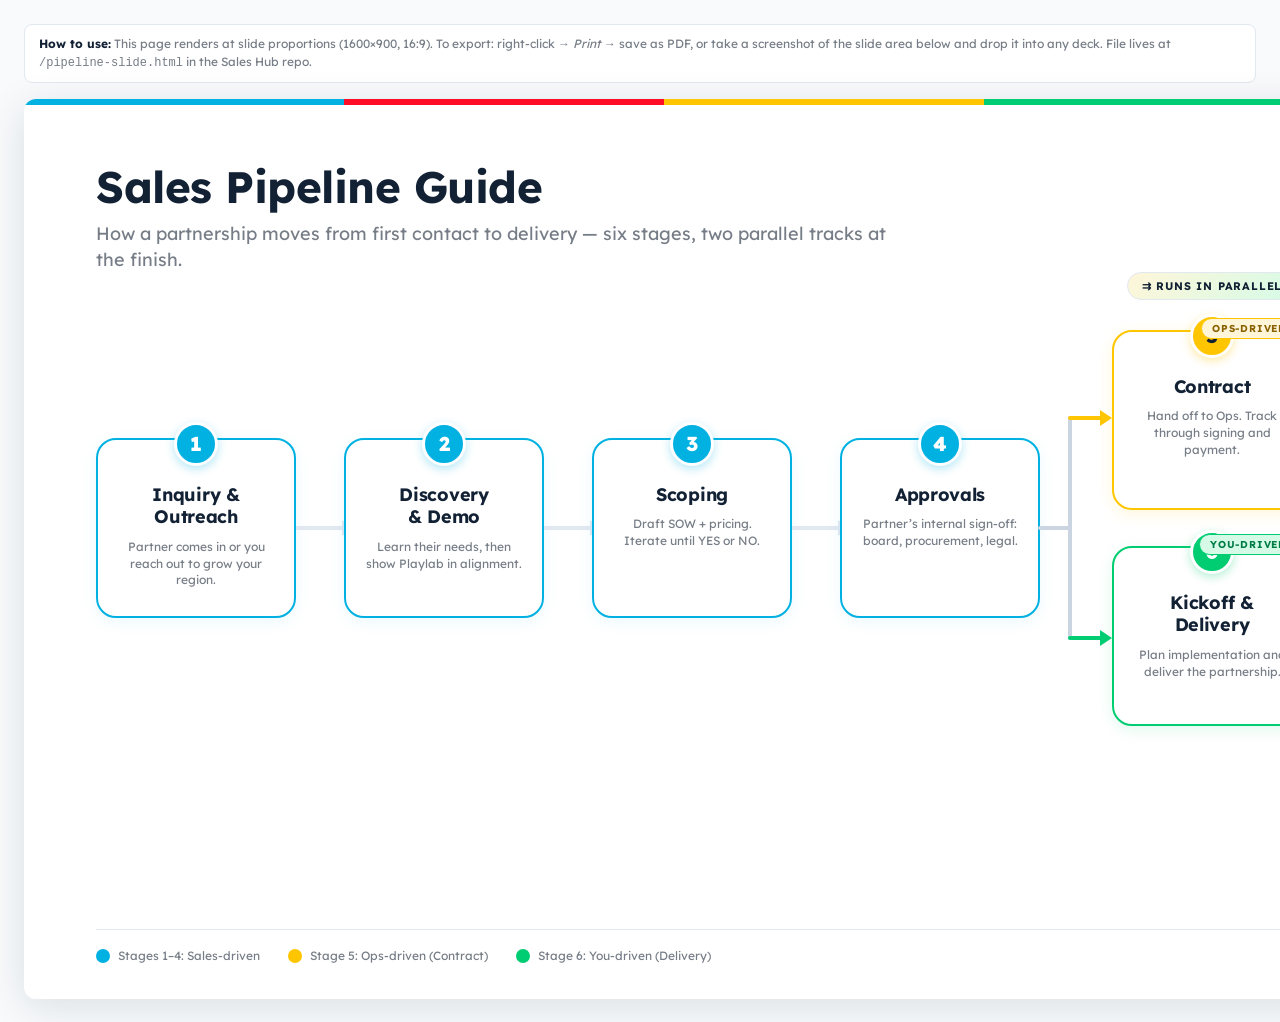
<file: pipeline-slide.html>
<!DOCTYPE html>
<html lang="en">
<head>
  <meta charset="UTF-8">
  <meta name="viewport" content="width=device-width, initial-scale=1.0">
  <title>Playlab — Sales Pipeline Guide (Slide)</title>
  <link href="https://fonts.googleapis.com/css2?family=Lexend:wght@300;400;500;600;700;800&display=swap" rel="stylesheet">
  <style>
    :root {
      --primary-dark: #122134;
      --secondary-dark: #767D86;
      --secondary-light: #EFF5F5;
      --accent-blue: #01B1E2;
      --accent-green: #00CD72;
      --accent-red: #FF0C26;
      --accent-pink: #F21DB7;
      --accent-gold: #FFC600;
      --accent-gold-light: #FFF6D9;
      --slate-50: #F8FAFC;
      --slate-100: #F1F5F9;
      --slate-200: #E2E8F0;
      --slate-500: #64748B;
      --slate-700: #334155;
    }

    * { box-sizing: border-box; margin: 0; padding: 0; }

    html, body {
      font-family: 'Lexend', sans-serif;
      color: var(--primary-dark);
      background: var(--slate-50);
      min-height: 100vh;
      -webkit-font-smoothing: antialiased;
    }

    .page-chrome {
      max-width: 1800px;
      margin: 0 auto;
      padding: 24px;
    }

    .chrome-note {
      font-size: 12px;
      color: var(--secondary-dark);
      margin-bottom: 16px;
      padding: 10px 14px;
      background: white;
      border: 1px solid var(--slate-200);
      border-radius: 8px;
      line-height: 1.5;
    }
    .chrome-note strong { color: var(--primary-dark); }

    /* 16:9 slide — renders at 1600x900 internally, scales to viewport */
    .slide {
      width: 1600px;
      height: 900px;
      margin: 0 auto;
      background: white;
      position: relative;
      box-shadow: 0 8px 40px rgba(18, 33, 52, 0.12);
      border-radius: 12px;
      padding: 64px 72px;
      overflow: hidden;
    }

    /* Decorative brand bar at top */
    .slide::before {
      content: '';
      position: absolute;
      top: 0;
      left: 0;
      right: 0;
      height: 6px;
      background: linear-gradient(
        to right,
        var(--accent-blue) 0%,
        var(--accent-blue) 20%,
        var(--accent-red) 20%,
        var(--accent-red) 40%,
        var(--accent-gold) 40%,
        var(--accent-gold) 60%,
        var(--accent-green) 60%,
        var(--accent-green) 80%,
        var(--accent-pink) 80%,
        var(--accent-pink) 100%
      );
    }

    /* Header */
    .slide-header {
      display: flex;
      justify-content: space-between;
      align-items: flex-start;
      margin-bottom: 56px;
    }

    .title-block h1 {
      font-size: 44px;
      font-weight: 700;
      letter-spacing: -0.5px;
      color: var(--primary-dark);
      line-height: 1.1;
    }

    .title-block .subtitle {
      font-size: 18px;
      font-weight: 400;
      color: var(--secondary-dark);
      margin-top: 10px;
      max-width: 800px;
      line-height: 1.4;
    }

    /* Playlab multicolor wordmark (recreated in HTML) */
    .logo {
      font-family: 'Lexend', sans-serif;
      font-size: 32px;
      font-weight: 800;
      letter-spacing: -1px;
      line-height: 1;
      display: inline-flex;
      align-items: baseline;
    }
    .logo span {
      mix-blend-mode: multiply;
    }
    .logo .l1 { color: var(--accent-blue); }
    .logo .l2 { color: var(--accent-red); margin-left: -3px; }
    .logo .l3 { color: var(--accent-gold); margin-left: -2px; }
    .logo .l4 { color: var(--accent-green); margin-left: -2px; }
    .logo .l5 { color: var(--accent-blue); margin-left: -3px; }
    .logo .l6 { color: var(--accent-red); margin-left: -2px; }
    .logo .l7 { color: var(--accent-gold); margin-left: -2px; }

    /* Flow chart wrapper */
    .flow {
      position: relative;
      display: flex;
      align-items: center;
      justify-content: flex-start;
      gap: 0;
      margin-bottom: 48px;
    }

    /* Node card */
    .node {
      flex-shrink: 0;
      width: 200px;
      min-height: 180px;
      background: white;
      border: 2.5px solid var(--accent-blue);
      border-radius: 20px;
      padding: 18px 16px;
      display: flex;
      flex-direction: column;
      align-items: center;
      text-align: center;
      position: relative;
      box-shadow: 0 4px 16px rgba(1, 177, 226, 0.08);
      transition: transform 0.2s;
    }

    .node-badge {
      position: absolute;
      top: -18px;
      left: 50%;
      transform: translateX(-50%);
      width: 44px;
      height: 44px;
      border-radius: 50%;
      background: var(--accent-blue);
      color: white;
      font-size: 20px;
      font-weight: 800;
      display: flex;
      align-items: center;
      justify-content: center;
      box-shadow: 0 3px 10px rgba(1, 177, 226, 0.3);
      border: 3px solid white;
    }

    .node-title {
      margin-top: 26px;
      font-size: 18px;
      font-weight: 700;
      color: var(--primary-dark);
      line-height: 1.25;
      letter-spacing: -0.3px;
    }

    .node-desc {
      margin-top: 10px;
      font-size: 12px;
      font-weight: 400;
      color: var(--secondary-dark);
      line-height: 1.4;
    }

    .node-resource {
      margin-top: auto;
      padding-top: 10px;
      font-size: 10px;
      font-weight: 600;
      color: var(--accent-blue);
      text-transform: uppercase;
      letter-spacing: 0.6px;
    }

    /* Stage 5 — orange (ops-driven) */
    .node.ops {
      border-color: var(--accent-gold);
      box-shadow: 0 4px 16px rgba(255, 198, 0, 0.15);
    }
    .node.ops .node-badge {
      background: var(--accent-gold);
      color: var(--primary-dark);
      box-shadow: 0 3px 10px rgba(255, 198, 0, 0.35);
    }
    .node.ops .node-resource { color: #b17f00; }

    /* Stage 6 — green (you-driven) */
    .node.you {
      border-color: var(--accent-green);
      box-shadow: 0 4px 16px rgba(0, 205, 114, 0.12);
    }
    .node.you .node-badge {
      background: var(--accent-green);
      color: white;
      box-shadow: 0 3px 10px rgba(0, 205, 114, 0.3);
    }
    .node.you .node-resource { color: #007c45; }

    /* Horizontal arrow */
    .arrow {
      width: 48px;
      height: 4px;
      background: var(--slate-200);
      position: relative;
      flex-shrink: 0;
    }
    .arrow::after {
      content: '';
      position: absolute;
      right: -10px;
      top: 50%;
      width: 0;
      height: 0;
      border-top: 8px solid transparent;
      border-bottom: 8px solid transparent;
      border-left: 12px solid var(--slate-200);
      transform: translateY(-50%);
    }

    /* Fork container (after stage 4) */
    .fork-wrap {
      position: relative;
      width: 72px;
      height: 400px;
      flex-shrink: 0;
      display: flex;
      align-items: center;
    }

    .fork-wrap svg {
      width: 100%;
      height: 100%;
      overflow: visible;
    }

    /* Parallel column (stages 5 and 6) */
    .parallel {
      display: flex;
      flex-direction: column;
      gap: 36px;
      flex-shrink: 0;
      position: relative;
    }

    .parallel .track-label {
      position: absolute;
      font-size: 10px;
      font-weight: 700;
      letter-spacing: 0.8px;
      text-transform: uppercase;
      padding: 3px 10px;
      border-radius: 12px;
      top: -14px;
      right: 12px;
    }
    .parallel .track-label.ops {
      background: var(--accent-gold-light);
      color: #8a6100;
      border: 1px solid var(--accent-gold);
    }
    .parallel .track-label.you {
      background: #d5fbe7;
      color: #007c45;
      border: 1px solid var(--accent-green);
    }

    /* Parallel callout (below or beside the parallel stages) */
    .parallel-note {
      font-size: 12px;
      color: var(--secondary-dark);
      font-style: italic;
      margin-top: 12px;
      text-align: center;
      max-width: 200px;
    }

    /* Bottom bar — legend / footer */
    .footer {
      position: absolute;
      bottom: 36px;
      left: 72px;
      right: 72px;
      display: flex;
      justify-content: space-between;
      align-items: center;
      padding-top: 18px;
      border-top: 1px solid var(--slate-200);
    }

    .legend {
      display: flex;
      gap: 28px;
      font-size: 12px;
      color: var(--secondary-dark);
    }
    .legend-item {
      display: flex;
      align-items: center;
      gap: 8px;
    }
    .legend-dot {
      width: 14px;
      height: 14px;
      border-radius: 50%;
      flex-shrink: 0;
    }
    .legend-dot.blue { background: var(--accent-blue); }
    .legend-dot.gold { background: var(--accent-gold); }
    .legend-dot.green { background: var(--accent-green); }

    .footer-meta {
      font-size: 11px;
      color: var(--secondary-dark);
      text-align: right;
    }

    /* "Parallel Tracks" label + bracket above stages 5 and 6 */
    .parallel-bracket {
      position: absolute;
      top: -58px;
      left: 0;
      right: 0;
      text-align: center;
    }
    .parallel-bracket-label {
      display: inline-block;
      font-size: 11px;
      font-weight: 700;
      letter-spacing: 0.8px;
      text-transform: uppercase;
      color: var(--primary-dark);
      padding: 6px 14px;
      background: linear-gradient(135deg, var(--accent-gold-light), #d5fbe7);
      border-radius: 20px;
      border: 1px solid var(--slate-200);
    }

    /* Responsive scaling for viewing at smaller sizes */
    @media (max-width: 1700px) {
      .slide {
        transform-origin: top center;
        transform: scale(calc((100vw - 48px) / 1600));
        margin-bottom: calc(900px * (calc((100vw - 48px) / 1600) - 1));
      }
    }
    @media (max-width: 900px) {
      .page-chrome { padding: 12px; }
    }

    /* Print / PDF export — strip chrome */
    @media print {
      .page-chrome { padding: 0; max-width: none; }
      .chrome-note { display: none; }
      .slide {
        box-shadow: none;
        border-radius: 0;
        transform: none;
        margin: 0;
      }
      @page { size: 1600px 900px; margin: 0; }
    }

    /* Export mode — activated via ?export=1 query param for headless renders */
    html.export .page-chrome { padding: 0 !important; max-width: none !important; }
    html.export .chrome-note { display: none !important; }
    html.export body { background: white !important; }
    html.export .slide {
      box-shadow: none !important;
      border-radius: 0 !important;
      margin: 0 !important;
      transform: none !important;
    }
  </style>
</head>
<body>
  <script>
    if (/[?&]export=1/.test(window.location.search)) {
      document.documentElement.classList.add('export');
    }
  </script>
  <div class="page-chrome">
    <div class="chrome-note">
      <strong>How to use:</strong> This page renders at slide proportions (1600&times;900, 16:9). To export: right-click &rarr; <em>Print</em> &rarr; save as PDF, or take a screenshot of the slide area below and drop it into any deck. File lives at <code>/pipeline-slide.html</code> in the Sales Hub repo.
    </div>

    <div class="slide">

      <!-- Header -->
      <header class="slide-header">
        <div class="title-block">
          <h1>Sales Pipeline Guide</h1>
          <p class="subtitle">How a partnership moves from first contact to delivery &mdash; six stages, two parallel tracks at the finish.</p>
        </div>
        <div class="logo" aria-label="Playlab">
          <span class="l1">P</span><span class="l2">l</span><span class="l3">a</span><span class="l4">y</span><span class="l5">l</span><span class="l6">a</span><span class="l7">b</span>
        </div>
      </header>

      <!-- Flow chart -->
      <div class="flow">

        <!-- Stage 1 -->
        <div class="node">
          <div class="node-badge">1</div>
          <div class="node-title">Inquiry &amp;<br>Outreach</div>
          <div class="node-desc">Partner comes in or you reach out to grow your region.</div>
        </div>

        <div class="arrow"></div>

        <!-- Stage 2 -->
        <div class="node">
          <div class="node-badge">2</div>
          <div class="node-title">Discovery<br>&amp; Demo</div>
          <div class="node-desc">Learn their needs, then show Playlab in alignment.</div>
        </div>

        <div class="arrow"></div>

        <!-- Stage 3 -->
        <div class="node">
          <div class="node-badge">3</div>
          <div class="node-title">Scoping</div>
          <div class="node-desc">Draft SOW + pricing. Iterate until YES or NO.</div>
        </div>

        <div class="arrow"></div>

        <!-- Stage 4 -->
        <div class="node">
          <div class="node-badge">4</div>
          <div class="node-title">Approvals</div>
          <div class="node-desc">Partner&rsquo;s internal sign-off: board, procurement, legal.</div>
        </div>

        <!-- Fork SVG -->
        <div class="fork-wrap" aria-hidden="true">
          <svg viewBox="0 0 72 400" xmlns="http://www.w3.org/2000/svg" preserveAspectRatio="xMidYMid meet">
            <!-- Entry line from stage 4 (enters at midpoint) -->
            <path d="M0 200 L30 200" stroke="#CBD5E1" stroke-width="4" fill="none" stroke-linecap="round" />
            <!-- Vertical spine -->
            <path d="M30 90 L30 310" stroke="#CBD5E1" stroke-width="4" fill="none" stroke-linecap="round" />
            <!-- Top branch to stage 5 -->
            <path d="M30 90 L60 90" stroke="#FFC600" stroke-width="4" fill="none" stroke-linecap="round" />
            <!-- Bottom branch to stage 6 -->
            <path d="M30 310 L60 310" stroke="#00CD72" stroke-width="4" fill="none" stroke-linecap="round" />
            <!-- Top arrow head (gold) -->
            <path d="M60 82 L72 90 L60 98 Z" fill="#FFC600" />
            <!-- Bottom arrow head (green) -->
            <path d="M60 302 L72 310 L60 318 Z" fill="#00CD72" />
          </svg>
        </div>

        <!-- Parallel column -->
        <div class="parallel">
          <div class="parallel-bracket">
            <span class="parallel-bracket-label">&#x21C9; Runs in parallel</span>
          </div>

          <!-- Stage 5 -->
          <div class="node ops">
            <div class="node-badge">5</div>
            <span class="track-label ops">Ops-driven</span>
            <div class="node-title">Contract</div>
            <div class="node-desc">Hand off to Ops. Track through signing and payment.</div>
            </div>

          <!-- Stage 6 -->
          <div class="node you">
            <div class="node-badge">6</div>
            <span class="track-label you">You-driven</span>
            <div class="node-title">Kickoff &amp;<br>Delivery</div>
            <div class="node-desc">Plan implementation and deliver the partnership.</div>
            </div>
        </div>

      </div>

      <!-- Footer -->
      <div class="footer">
        <div class="legend">
          <div class="legend-item"><span class="legend-dot blue"></span>Stages 1&ndash;4: Sales-driven</div>
          <div class="legend-item"><span class="legend-dot gold"></span>Stage 5: Ops-driven (Contract)</div>
          <div class="legend-item"><span class="legend-dot green"></span>Stage 6: You-driven (Delivery)</div>
        </div>
        <div class="footer-meta">
          Internal reference &middot; <span style="color:var(--primary-dark);font-weight:600">playlab.ai</span>
        </div>
      </div>

    </div>
  </div>
</body>
</html>
</file>
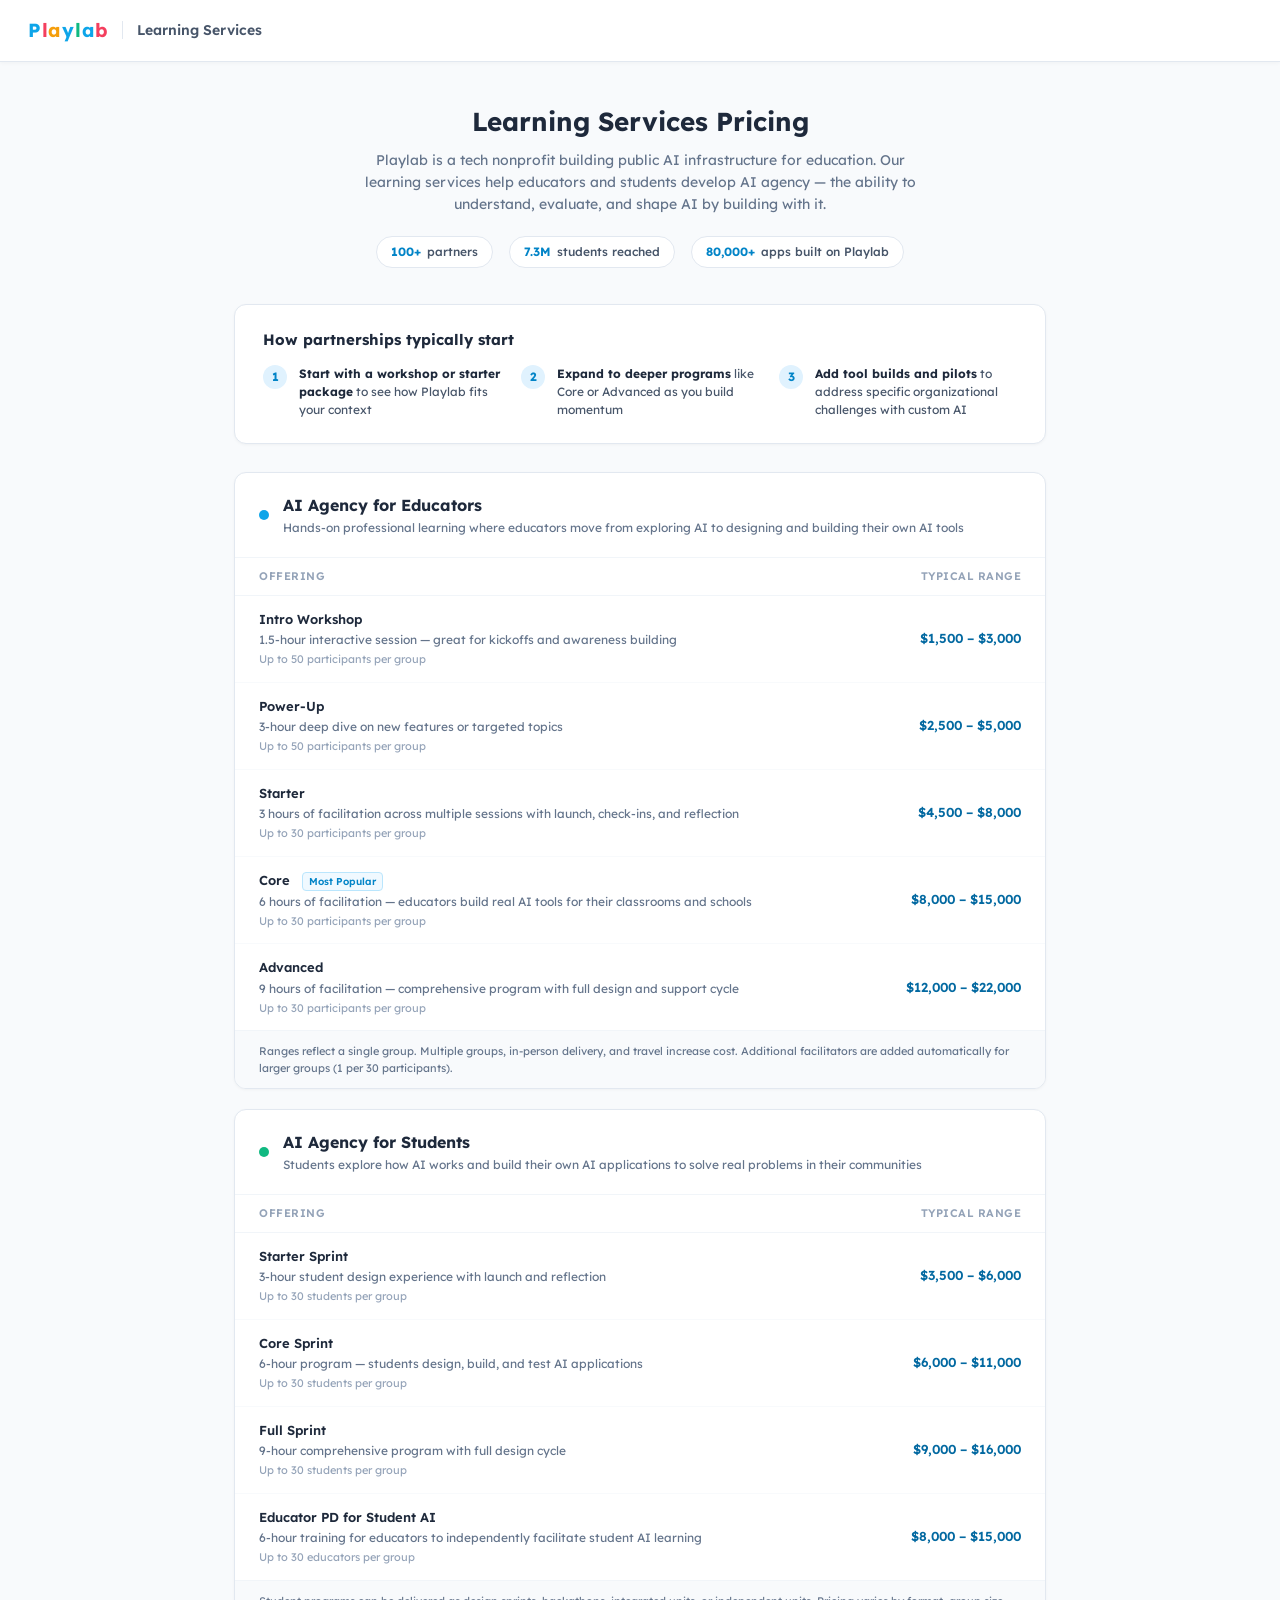
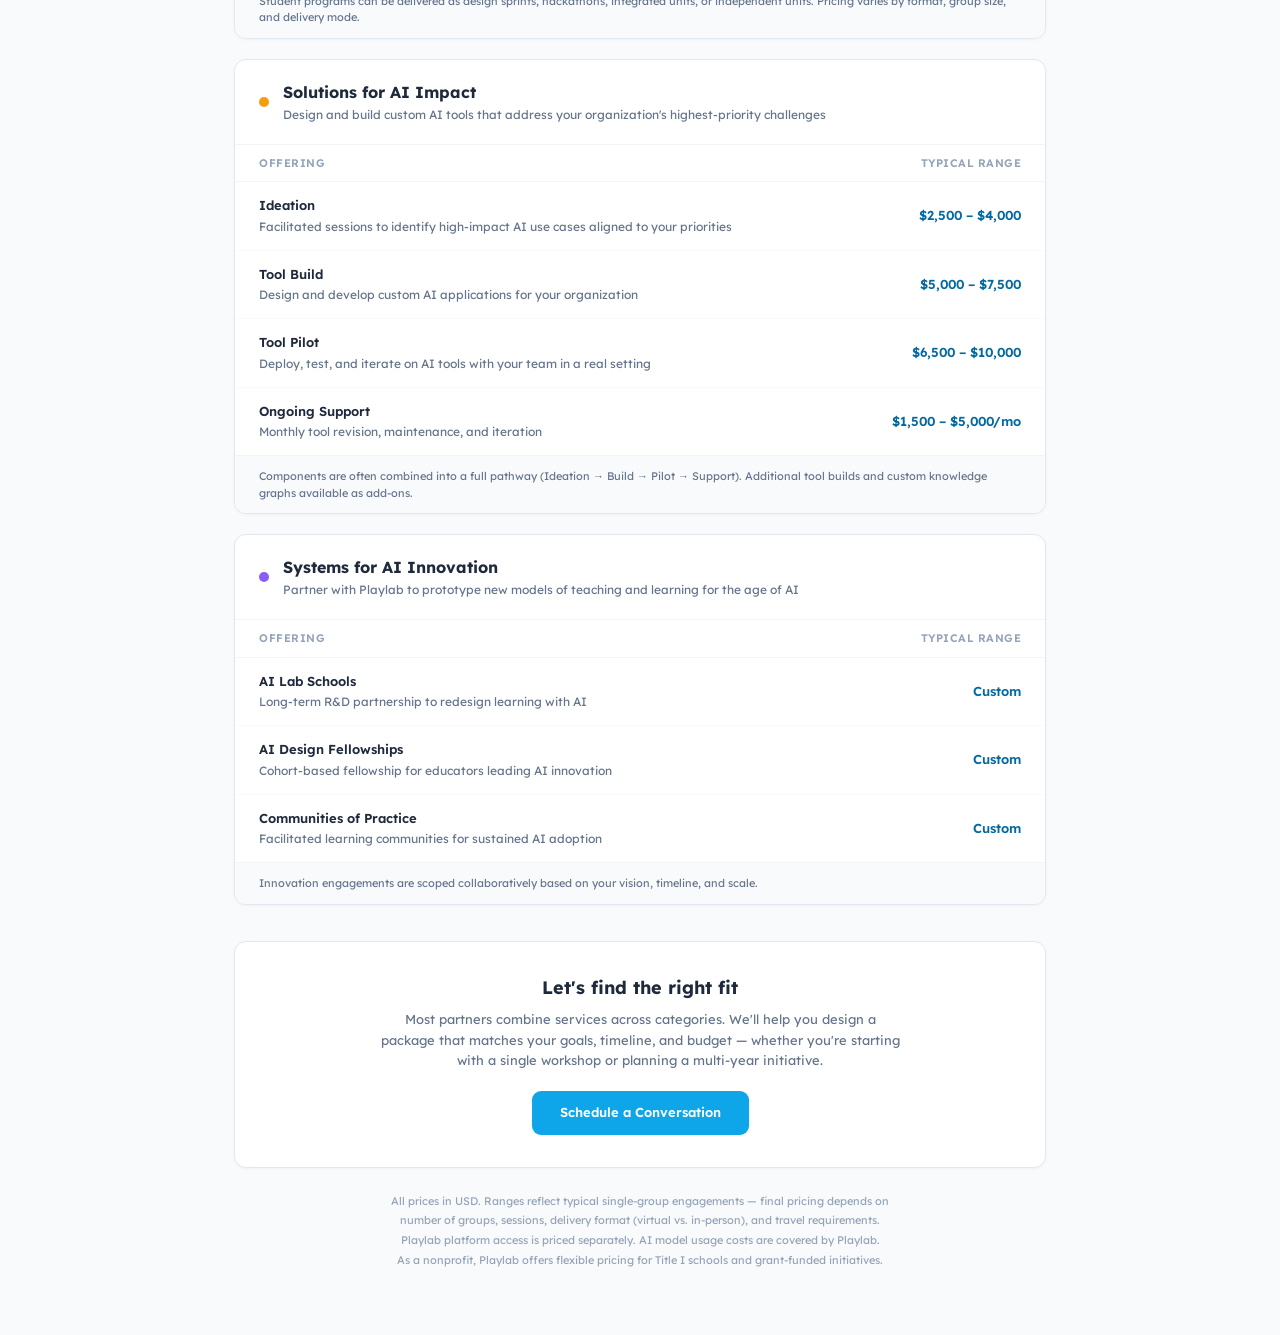
<file: services.html>
<!DOCTYPE html>
<html lang="en">
<head>
  <meta charset="UTF-8">
  <meta name="viewport" content="width=device-width, initial-scale=1.0">
  <link rel="icon" type="image/png" href="favicon.png">
  <title>Playlab — Learning Services</title>
  <link href="https://fonts.googleapis.com/css2?family=Lexend:wght@300;400;500;600;700&display=swap" rel="stylesheet">
  <style>
    *, *::before, *::after { box-sizing: border-box; margin: 0; padding: 0; }
    :root {
      --sky-50: #f0f9ff; --sky-100: #e0f2fe; --sky-200: #bae6fd;
      --sky-400: #38bdf8; --sky-500: #0EA5E9; --sky-600: #0284c7; --sky-700: #0369a1;
      --slate-50: #f8fafc; --slate-100: #f1f5f9; --slate-200: #e2e8f0;
      --slate-300: #cbd5e1; --slate-400: #94a3b8; --slate-500: #64748b;
      --slate-600: #475569; --slate-700: #334155; --slate-800: #1e293b;
      --emerald-50: #ecfdf5; --emerald-500: #10b981; --emerald-600: #059669;
      --amber-50: #fffbeb; --amber-500: #f59e0b;
      --rose-50: #fff1f2; --rose-500: #f43f5e;
      --violet-50: #f5f3ff; --violet-500: #8b5cf6;
      --orange-50: #fff7ed; --orange-500: #f97316;
    }
    body { font-family: 'Lexend', sans-serif; background: var(--slate-50); color: var(--slate-800); line-height: 1.5; }

    .header {
      background: white; border-bottom: 1px solid var(--slate-200);
      padding: 16px 28px; display: flex; align-items: center; gap: 14px;
      position: sticky; top: 0; z-index: 100; box-shadow: 0 1px 4px rgba(0,0,0,.04);
    }
    .logo { display: flex; gap: 1px; font-size: 19px; font-weight: 700; letter-spacing: -0.3px; }
    .logo span:nth-child(1){color:#0EA5E9} .logo span:nth-child(2){color:#f43f5e}
    .logo span:nth-child(3){color:#f59e0b} .logo span:nth-child(4){color:#0EA5E9}
    .logo span:nth-child(5){color:#10b981} .logo span:nth-child(6){color:#0EA5E9}
    .logo span:nth-child(7){color:#f43f5e}
    .header-sep { width: 1px; height: 18px; background: var(--slate-200); }
    .header-title { font-size: 14px; font-weight: 600; color: var(--slate-600); }

    .container { max-width: 860px; margin: 0 auto; padding: 40px 24px 64px; }

    .page-intro { text-align: center; margin-bottom: 20px; }
    .page-intro h1 { font-size: 26px; font-weight: 700; color: var(--slate-800); margin-bottom: 8px; }
    .page-intro p { font-size: 14px; color: var(--slate-500); max-width: 580px; margin: 0 auto; line-height: 1.6; }

    .context-bar {
      display: flex; gap: 16px; justify-content: center; margin-bottom: 36px; flex-wrap: wrap;
    }
    .context-pill {
      display: flex; align-items: center; gap: 6px;
      font-size: 12px; color: var(--slate-600); font-weight: 500;
      background: white; border: 1px solid var(--slate-200); border-radius: 20px;
      padding: 6px 14px;
    }
    .context-pill .num { font-weight: 700; color: var(--sky-600); }

    .how-it-works {
      background: white; border: 1.5px solid var(--slate-200); border-radius: 12px;
      padding: 24px 28px; margin-bottom: 28px; box-shadow: 0 1px 3px rgba(0,0,0,.04);
    }
    .how-it-works h2 { font-size: 15px; font-weight: 700; color: var(--slate-800); margin-bottom: 14px; }
    .steps { display: flex; gap: 20px; }
    .step {
      flex: 1; display: flex; gap: 12px; align-items: flex-start;
    }
    .step-num {
      width: 24px; height: 24px; border-radius: 50%; background: var(--sky-100); color: var(--sky-600);
      font-size: 12px; font-weight: 700; display: flex; align-items: center; justify-content: center; flex-shrink: 0;
    }
    .step-text { font-size: 12px; color: var(--slate-600); line-height: 1.5; }
    .step-text strong { color: var(--slate-800); }

    .category {
      background: white; border: 1.5px solid var(--slate-200); border-radius: 12px;
      margin-bottom: 20px; overflow: hidden; box-shadow: 0 1px 3px rgba(0,0,0,.04);
    }
    .category-header {
      padding: 20px 24px; display: flex; align-items: center; gap: 14px;
      border-bottom: 1px solid var(--slate-100);
    }
    .category-dot {
      width: 10px; height: 10px; border-radius: 50%; flex-shrink: 0;
    }
    .category-header h2 { font-size: 16px; font-weight: 700; color: var(--slate-800); }
    .category-header p { font-size: 12px; color: var(--slate-500); margin-top: 2px; }

    .popular-badge {
      display: inline-block; font-size: 10px; font-weight: 600; color: var(--sky-600);
      background: var(--sky-50); border: 1px solid var(--sky-200); border-radius: 4px;
      padding: 1px 6px; margin-left: 8px; vertical-align: middle;
    }

    .offering-table { width: 100%; border-collapse: collapse; }
    .offering-table th {
      text-align: left; font-size: 11px; font-weight: 600; text-transform: uppercase;
      letter-spacing: 0.5px; color: var(--slate-400); padding: 10px 24px;
      border-bottom: 1px solid var(--slate-100);
    }
    .offering-table td {
      padding: 14px 24px; font-size: 13px; color: var(--slate-700);
      border-bottom: 1px solid var(--slate-50);
    }
    .offering-table tr:last-child td { border-bottom: none; }
    .offering-table .name { font-weight: 600; color: var(--slate-800); }
    .offering-table .desc { font-size: 12px; color: var(--slate-500); margin-top: 2px; }
    .offering-table .group { font-size: 11px; color: var(--slate-400); margin-top: 2px; }
    .offering-table .price {
      font-weight: 600; color: var(--sky-700); white-space: nowrap; text-align: right;
    }

    .note-bar {
      padding: 12px 24px; background: var(--slate-50); font-size: 11px;
      color: var(--slate-500); border-top: 1px solid var(--slate-100); line-height: 1.5;
    }

    .cta-section {
      text-align: center; margin-top: 36px; padding: 32px 24px;
      background: white; border: 1.5px solid var(--slate-200); border-radius: 12px;
      box-shadow: 0 1px 3px rgba(0,0,0,.04);
    }
    .cta-section h2 { font-size: 18px; font-weight: 700; margin-bottom: 8px; }
    .cta-section p { font-size: 13px; color: var(--slate-500); margin-bottom: 20px; max-width: 520px; margin-left: auto; margin-right: auto; line-height: 1.6; }
    .cta-btn {
      display: inline-block; padding: 12px 28px; background: var(--sky-500); color: white;
      border-radius: 9px; font-family: 'Lexend', sans-serif; font-size: 13px;
      font-weight: 600; text-decoration: none; transition: background 0.15s;
    }
    .cta-btn:hover { background: var(--sky-600); }

    .footer-note {
      text-align: center; margin-top: 24px; font-size: 11px; color: var(--slate-400); line-height: 1.8;
    }

    @media (max-width: 640px) {
      .container { padding: 24px 16px 48px; }
      .category-header { padding: 16px 18px; }
      .offering-table th, .offering-table td { padding: 12px 18px; }
      .offering-table .price { font-size: 12px; }
      .steps { flex-direction: column; gap: 12px; }
      .context-bar { gap: 8px; }
    }
  </style>
</head>
<body>

<div class="header">
  <div class="logo"><span>P</span><span>l</span><span>a</span><span>y</span><span>l</span><span>a</span><span>b</span></div>
  <div class="header-sep"></div>
  <div class="header-title">Learning Services</div>
</div>

<div class="container">
  <div class="page-intro">
    <h1>Learning Services Pricing</h1>
    <p>Playlab is a tech nonprofit building public AI infrastructure for education. Our learning services help educators and students develop AI agency &mdash; the ability to understand, evaluate, and shape AI by building with it.</p>
  </div>

  <div class="context-bar">
    <div class="context-pill"><span class="num">100+</span> partners</div>
    <div class="context-pill"><span class="num">7.3M</span> students reached</div>
    <div class="context-pill"><span class="num">80,000+</span> apps built on Playlab</div>
  </div>

  <div class="how-it-works">
    <h2>How partnerships typically start</h2>
    <div class="steps">
      <div class="step">
        <div class="step-num">1</div>
        <div class="step-text"><strong>Start with a workshop or starter package</strong> to see how Playlab fits your context</div>
      </div>
      <div class="step">
        <div class="step-num">2</div>
        <div class="step-text"><strong>Expand to deeper programs</strong> like Core or Advanced as you build momentum</div>
      </div>
      <div class="step">
        <div class="step-num">3</div>
        <div class="step-text"><strong>Add tool builds and pilots</strong> to address specific organizational challenges with custom AI</div>
      </div>
    </div>
  </div>

  <!-- AI Agency for Educators -->
  <div class="category">
    <div class="category-header">
      <div class="category-dot" style="background: var(--sky-500);"></div>
      <div>
        <h2>AI Agency for Educators</h2>
        <p>Hands-on professional learning where educators move from exploring AI to designing and building their own AI tools</p>
      </div>
    </div>
    <table class="offering-table">
      <thead><tr><th>Offering</th><th style="text-align:right">Typical Range</th></tr></thead>
      <tbody>
        <tr>
          <td>
            <div class="name">Intro Workshop</div>
            <div class="desc">1.5-hour interactive session &mdash; great for kickoffs and awareness building</div>
            <div class="group">Up to 50 participants per group</div>
          </td>
          <td class="price">$1,500 &ndash; $3,000</td>
        </tr>
        <tr>
          <td>
            <div class="name">Power-Up</div>
            <div class="desc">3-hour deep dive on new features or targeted topics</div>
            <div class="group">Up to 50 participants per group</div>
          </td>
          <td class="price">$2,500 &ndash; $5,000</td>
        </tr>
        <tr>
          <td>
            <div class="name">Starter</div>
            <div class="desc">3 hours of facilitation across multiple sessions with launch, check-ins, and reflection</div>
            <div class="group">Up to 30 participants per group</div>
          </td>
          <td class="price">$4,500 &ndash; $8,000</td>
        </tr>
        <tr>
          <td>
            <div class="name">Core <span class="popular-badge">Most Popular</span></div>
            <div class="desc">6 hours of facilitation &mdash; educators build real AI tools for their classrooms and schools</div>
            <div class="group">Up to 30 participants per group</div>
          </td>
          <td class="price">$8,000 &ndash; $15,000</td>
        </tr>
        <tr>
          <td>
            <div class="name">Advanced</div>
            <div class="desc">9 hours of facilitation &mdash; comprehensive program with full design and support cycle</div>
            <div class="group">Up to 30 participants per group</div>
          </td>
          <td class="price">$12,000 &ndash; $22,000</td>
        </tr>
      </tbody>
    </table>
    <div class="note-bar">Ranges reflect a single group. Multiple groups, in-person delivery, and travel increase cost. Additional facilitators are added automatically for larger groups (1 per 30 participants).</div>
  </div>

  <!-- AI Agency for Students -->
  <div class="category">
    <div class="category-header">
      <div class="category-dot" style="background: var(--emerald-500);"></div>
      <div>
        <h2>AI Agency for Students</h2>
        <p>Students explore how AI works and build their own AI applications to solve real problems in their communities</p>
      </div>
    </div>
    <table class="offering-table">
      <thead><tr><th>Offering</th><th style="text-align:right">Typical Range</th></tr></thead>
      <tbody>
        <tr>
          <td>
            <div class="name">Starter Sprint</div>
            <div class="desc">3-hour student design experience with launch and reflection</div>
            <div class="group">Up to 30 students per group</div>
          </td>
          <td class="price">$3,500 &ndash; $6,000</td>
        </tr>
        <tr>
          <td>
            <div class="name">Core Sprint</div>
            <div class="desc">6-hour program &mdash; students design, build, and test AI applications</div>
            <div class="group">Up to 30 students per group</div>
          </td>
          <td class="price">$6,000 &ndash; $11,000</td>
        </tr>
        <tr>
          <td>
            <div class="name">Full Sprint</div>
            <div class="desc">9-hour comprehensive program with full design cycle</div>
            <div class="group">Up to 30 students per group</div>
          </td>
          <td class="price">$9,000 &ndash; $16,000</td>
        </tr>
        <tr>
          <td>
            <div class="name">Educator PD for Student AI</div>
            <div class="desc">6-hour training for educators to independently facilitate student AI learning</div>
            <div class="group">Up to 30 educators per group</div>
          </td>
          <td class="price">$8,000 &ndash; $15,000</td>
        </tr>
      </tbody>
    </table>
    <div class="note-bar">Student programs can be delivered as design sprints, hackathons, integrated units, or independent units. Pricing varies by format, group size, and delivery mode.</div>
  </div>

  <!-- Solutions for AI Impact -->
  <div class="category">
    <div class="category-header">
      <div class="category-dot" style="background: var(--amber-500);"></div>
      <div>
        <h2>Solutions for AI Impact</h2>
        <p>Design and build custom AI tools that address your organization's highest-priority challenges</p>
      </div>
    </div>
    <table class="offering-table">
      <thead><tr><th>Offering</th><th style="text-align:right">Typical Range</th></tr></thead>
      <tbody>
        <tr>
          <td>
            <div class="name">Ideation</div>
            <div class="desc">Facilitated sessions to identify high-impact AI use cases aligned to your priorities</div>
          </td>
          <td class="price">$2,500 &ndash; $4,000</td>
        </tr>
        <tr>
          <td>
            <div class="name">Tool Build</div>
            <div class="desc">Design and develop custom AI applications for your organization</div>
          </td>
          <td class="price">$5,000 &ndash; $7,500</td>
        </tr>
        <tr>
          <td>
            <div class="name">Tool Pilot</div>
            <div class="desc">Deploy, test, and iterate on AI tools with your team in a real setting</div>
          </td>
          <td class="price">$6,500 &ndash; $10,000</td>
        </tr>
        <tr>
          <td>
            <div class="name">Ongoing Support</div>
            <div class="desc">Monthly tool revision, maintenance, and iteration</div>
          </td>
          <td class="price">$1,500 &ndash; $5,000/mo</td>
        </tr>
      </tbody>
    </table>
    <div class="note-bar">Components are often combined into a full pathway (Ideation &rarr; Build &rarr; Pilot &rarr; Support). Additional tool builds and custom knowledge graphs available as add-ons.</div>
  </div>

  <!-- Systems for AI Innovation -->
  <div class="category">
    <div class="category-header">
      <div class="category-dot" style="background: var(--violet-500);"></div>
      <div>
        <h2>Systems for AI Innovation</h2>
        <p>Partner with Playlab to prototype new models of teaching and learning for the age of AI</p>
      </div>
    </div>
    <table class="offering-table">
      <thead><tr><th>Offering</th><th style="text-align:right">Typical Range</th></tr></thead>
      <tbody>
        <tr>
          <td>
            <div class="name">AI Lab Schools</div>
            <div class="desc">Long-term R&amp;D partnership to redesign learning with AI</div>
          </td>
          <td class="price">Custom</td>
        </tr>
        <tr>
          <td>
            <div class="name">AI Design Fellowships</div>
            <div class="desc">Cohort-based fellowship for educators leading AI innovation</div>
          </td>
          <td class="price">Custom</td>
        </tr>
        <tr>
          <td>
            <div class="name">Communities of Practice</div>
            <div class="desc">Facilitated learning communities for sustained AI adoption</div>
          </td>
          <td class="price">Custom</td>
        </tr>
      </tbody>
    </table>
    <div class="note-bar">Innovation engagements are scoped collaboratively based on your vision, timeline, and scale.</div>
  </div>

  <!-- CTA -->
  <div class="cta-section">
    <h2>Let's find the right fit</h2>
    <p>Most partners combine services across categories. We'll help you design a package that matches your goals, timeline, and budget &mdash; whether you're starting with a single workshop or planning a multi-year initiative.</p>
    <a class="cta-btn" href="https://nate.li/cal" target="_blank">Schedule a Conversation</a>
  </div>

  <p class="footer-note">
    All prices in USD. Ranges reflect typical single-group engagements &mdash; final pricing depends on<br>
    number of groups, sessions, delivery format (virtual vs. in-person), and travel requirements.<br>
    Playlab platform access is priced separately. AI model usage costs are covered by Playlab.<br>
    As a nonprofit, Playlab offers flexible pricing for Title I schools and grant-funded initiatives.
  </p>
</div>

</body>
</html>
</file>
<file: style.css>
*, *::before, *::after { box-sizing: border-box; margin: 0; padding: 0; }

    :root {
      --sky-50: #f0f9ff; --sky-100: #e0f2fe; --sky-200: #bae6fd;
      --sky-300: #7dd3fc; --sky-400: #38bdf8; --sky-500: #0EA5E9;
      --sky-600: #0284c7; --sky-700: #0369a1;
      --slate-50: #f8fafc; --slate-100: #f1f5f9; --slate-200: #e2e8f0;
      --slate-300: #cbd5e1; --slate-400: #94a3b8; --slate-500: #64748b;
      --slate-600: #475569; --slate-700: #334155; --slate-800: #1e293b; --slate-900: #0f172a;
      --emerald-50: #ecfdf5; --emerald-500: #10b981; --emerald-600: #059669;
      --amber-50: #fffbeb; --amber-400: #fbbf24; --amber-500: #f59e0b;
      --rose-50: #fff1f2; --rose-500: #f43f5e;
      --violet-50: #f5f3ff; --violet-500: #8b5cf6; --violet-600: #7c3aed;
      --orange-50: #fff7ed; --orange-500: #f97316; --orange-600: #ea580c;
    }

    body { font-family: 'Lexend', sans-serif; background: var(--slate-50); color: var(--slate-800); line-height: 1.5; min-height: 100vh; }

    /* Auth Gate */
    .auth-gate { position: fixed; inset: 0; z-index: 9999; background: var(--slate-50); display: flex; flex-direction: column; align-items: center; justify-content: center; gap: 20px; }
    .auth-gate.hidden { display: none; }
    .auth-logo { display: flex; gap: 2px; font-size: 32px; font-weight: 700; letter-spacing: -0.5px; }
    .auth-logo span:nth-child(1){color:#0EA5E9} .auth-logo span:nth-child(2){color:#f43f5e}
    .auth-logo span:nth-child(3){color:#f59e0b} .auth-logo span:nth-child(4){color:#0EA5E9}
    .auth-logo span:nth-child(5){color:#10b981} .auth-logo span:nth-child(6){color:#0EA5E9}
    .auth-logo span:nth-child(7){color:#f43f5e}
    .auth-subtitle { font-size: 14px; color: var(--slate-500); font-weight: 500; }
    .auth-error { font-size: 12px; color: var(--rose-500); font-weight: 500; display: none; max-width: 300px; text-align: center; line-height: 1.5; }
    .auth-error.show { display: block; }
    .auth-input { padding: 10px 14px; border: 1.5px solid var(--slate-200); border-radius: 9px; font-family: 'Lexend', sans-serif; font-size: 14px; font-weight: 500; color: var(--slate-800); text-align: center; width: 220px; transition: border-color 0.15s; }
    .auth-input:focus { outline: none; border-color: var(--sky-500); }
    .auth-input::placeholder { color: var(--slate-400); font-weight: 400; }
    .auth-btn { padding: 10px 28px; background: var(--sky-500); color: white; border: none; border-radius: 9px; font-family: 'Lexend', sans-serif; font-size: 13px; font-weight: 600; cursor: pointer; transition: background 0.15s; }
    .auth-btn:hover { background: var(--sky-600); }

    /* Header */
    .app-header {
      background: white; border-bottom: 1px solid var(--slate-200);
      padding: 14px 28px; display: flex; align-items: center; gap: 14px;
      position: sticky; top: 0; z-index: 100; box-shadow: 0 1px 4px rgba(0,0,0,.04);
    }
    .logo { display: flex; gap: 1px; font-size: 19px; font-weight: 700; letter-spacing: -0.3px; flex-shrink: 0; }
    .logo span:nth-child(1){color:#0EA5E9} .logo span:nth-child(2){color:#f43f5e}
    .logo span:nth-child(3){color:#f59e0b} .logo span:nth-child(4){color:#0EA5E9}
    .logo span:nth-child(5){color:#10b981} .logo span:nth-child(6){color:#0EA5E9}
    .logo span:nth-child(7){color:#f43f5e}
    .header-sep { width: 1px; height: 18px; background: var(--slate-200); }
    .header-title { font-size: 14px; font-weight: 600; color: var(--slate-600); }
    .header-spacer { flex: 1; }
    .currency-toggle { display: flex; align-items: center; gap: 6px; flex-shrink: 0; }
    .currency-toggle label { font-size: 10px; font-weight: 700; text-transform: uppercase; letter-spacing: 0.5px; color: var(--slate-400); }
    .currency-select { padding: 4px 8px; border: 1.5px solid var(--slate-200); border-radius: 6px; font-family: 'Lexend', sans-serif; font-size: 11px; font-weight: 600; color: var(--slate-700); background: white; cursor: pointer; }
    .currency-select:focus { outline: none; border-color: var(--sky-500); }
    .user-badge { display:flex; align-items:center; flex-shrink:0; cursor:pointer; }
    .user-badge-name { font-size:11px; font-weight:600; color:var(--slate-500); border-bottom:1px dashed transparent; transition:all .12s; }
    .user-badge:hover .user-badge-name { color:var(--slate-700); border-bottom-color:var(--slate-400); }
    .user-badge-input { display:none; font-family:'Lexend',sans-serif; font-size:11px; font-weight:600; width:80px; padding:2px 6px; border:1.5px solid var(--sky-400); border-radius:4px; outline:none; color:var(--slate-700); background:white; }
    .user-badge-name:empty::after { content:'Set name'; color:var(--slate-400); font-style:italic; }

    /* Layout */
    .builder { display: grid; grid-template-columns: 1fr 540px; min-height: calc(100vh - 53px); }

    /* Left: Package Catalog */
    .catalog-col { padding: 20px 24px 48px; overflow-y: auto; border-right: 1px solid var(--slate-200); }
    .catalog-col > .section-title { font-size: 16px; font-weight: 700; color: var(--slate-800); margin-bottom: 16px; }

    /* Pathway Section */
    .pathway-section { margin-bottom: 28px; }
    .pathway-header { display: flex; align-items: center; gap: 8px; margin-bottom: 12px; padding-bottom: 8px; border-bottom: 2px solid var(--slate-200); cursor: pointer; user-select: none; }
    .pathway-header:hover { opacity: 0.85; }
    .pathway-dot { width: 9px; height: 9px; border-radius: 50%; flex-shrink: 0; }
    .pathway-chevron { font-size: 10px; color: var(--slate-400); transition: transform 0.2s; flex-shrink: 0; }
    .pathway-section.collapsed .pathway-chevron { transform: rotate(-90deg); }
    .pathway-header h2 { font-size: 13px; font-weight: 700; text-transform: uppercase; letter-spacing: 0.5px; color: var(--slate-700); }
    .pathway-desc { font-size: 10.5px; color: var(--slate-400); font-weight: 400; text-transform: none; letter-spacing: 0; margin-left: auto; }
    .pathway-body { transition: all 0.2s; }
    .pathway-section.collapsed .pathway-body { display: none; }
    .pkg-grid { display: grid; grid-template-columns: repeat(auto-fill, minmax(260px, 1fr)); gap: 10px; }

    /* Package Card */
    .pkg-card { background: white; border: 1.5px solid var(--slate-200); border-radius: 12px; padding: 14px 16px 12px; display: flex; flex-direction: column; gap: 6px; transition: border-color 0.15s, box-shadow 0.15s; height: 100%; }
    .pkg-card:hover { border-color: var(--sky-300); box-shadow: 0 2px 8px rgba(14,165,233,.08); }
    .pkg-card.in-quote { border-color: var(--sky-400); background: var(--sky-50); }
    .pkg-top { display: flex; justify-content: space-between; align-items: flex-start; gap: 8px; }
    .pkg-name { font-size: 13px; font-weight: 700; color: var(--slate-800); line-height: 1.3; }
    .pkg-subtitle { font-size: 10.5px; color: var(--slate-500); font-weight: 500; }
    .pkg-badge { font-size: 9px; font-weight: 700; text-transform: uppercase; letter-spacing: 0.5px; padding: 2px 8px; border-radius: 20px; white-space: nowrap; flex-shrink: 0; }
    .pkg-desc { font-size: 10.5px; color: var(--slate-500); line-height: 1.4; }
    .pkg-price-row { display: flex; justify-content: space-between; align-items: center; margin-top: 2px; }
    .pkg-price { font-size: 14px; font-weight: 800; color: var(--sky-700); }
    .pkg-price-note { font-size: 9.5px; color: var(--slate-400); }
    .pkg-components { font-size: 10px; color: var(--slate-400); line-height: 1.5; }
    .pkg-add-btn { margin-top: auto; padding: 7px 0; width: 100%; background: var(--sky-500); color: white; border: none; border-radius: 8px; font-family: 'Lexend', sans-serif; font-size: 11px; font-weight: 600; cursor: pointer; transition: background 0.15s; }
    .pkg-add-btn:hover { background: var(--sky-600); }
    .pkg-card.in-quote .pkg-add-btn { background: var(--emerald-500); }
    .pkg-card.in-quote .pkg-add-btn:hover { background: var(--emerald-600); }

    /* Inline Config Panel */
    .pkg-config { margin-top: 8px; padding: 12px; background: var(--slate-50); border: 1.5px solid var(--sky-200); border-radius: 10px; display: flex; flex-direction: column; gap: 10px; }
    .pkg-config-row { display: flex; align-items: center; gap: 8px; flex-wrap: wrap; }
    .pkg-config-label { font-size: 10px; font-weight: 700; text-transform: uppercase; letter-spacing: 0.5px; color: var(--slate-500); min-width: 70px; }
    .config-select { padding: 5px 8px; border: 1.5px solid var(--slate-200); border-radius: 7px; font-family: 'Lexend', sans-serif; font-size: 11px; font-weight: 600; color: var(--slate-700); background: white; cursor: pointer; flex: 1; }
    .config-select:focus { outline: none; border-color: var(--sky-500); }

    /* Delivery pills */
    .delivery-pills { display: flex; gap: 4px; flex: 1; }
    .delivery-pill { padding: 5px 12px; border: 1.5px solid var(--slate-200); border-radius: 20px; font-family: 'Lexend', sans-serif; font-size: 10px; font-weight: 600; color: var(--slate-600); background: white; cursor: pointer; transition: all 0.15s; white-space: nowrap; }
    .delivery-pill:hover { border-color: var(--sky-300); }
    .delivery-pill.active { background: var(--sky-500); color: white; border-color: var(--sky-500); }
    .delivery-pill .pill-cost { font-size: 9px; font-weight: 500; opacity: 0.8; margin-left: 3px; }

    .config-participants { width: 60px; padding: 5px 8px; border: 1.5px solid var(--slate-200); border-radius: 7px; font-family: 'Lexend', sans-serif; font-size: 11px; font-weight: 700; color: var(--slate-800); text-align: center; -moz-appearance: textfield; }
    .config-participants::-webkit-inner-spin-button, .config-participants::-webkit-outer-spin-button { -webkit-appearance: none; }
    .config-participants:focus { outline: none; border-color: var(--sky-500); }

    .config-confirm-btn { padding: 8px 0; width: 100%; background: var(--emerald-500); color: white; border: none; border-radius: 8px; font-family: 'Lexend', sans-serif; font-size: 11px; font-weight: 700; cursor: pointer; transition: background 0.15s; }
    .config-confirm-btn:hover { background: var(--emerald-600); }

    /* Per-session config rows */
    .session-config-rows { display: flex; flex-direction: column; gap: 6px; }
    .session-config-row { display: flex; align-items: center; gap: 6px; padding: 6px 8px; background: white; border: 1px solid var(--slate-200); border-radius: 8px; }
    .session-config-label { font-size: 10px; font-weight: 700; color: var(--slate-500); min-width: 62px; flex-shrink: 0; }
    .session-hours-input { width: 52px; padding: 4px 6px; border: 1.5px solid var(--slate-200); border-radius: 6px; font-family: 'Lexend', sans-serif; font-size: 11px; font-weight: 700; color: var(--slate-800); text-align: center; -moz-appearance: textfield; }
    .session-hours-input::-webkit-inner-spin-button, .session-hours-input::-webkit-outer-spin-button { -webkit-appearance: none; }
    .session-hours-input:focus { outline: none; border-color: var(--sky-500); }
    .session-hours-unit { font-size: 9.5px; color: var(--slate-400); font-weight: 600; flex-shrink: 0; }
    .config-total-hours { width: 52px; padding: 5px 8px; border: 1.5px solid var(--slate-200); border-radius: 7px; font-family: 'Lexend', sans-serif; font-size: 11px; font-weight: 700; color: var(--slate-800); text-align: center; -moz-appearance: textfield; }
    .config-total-hours::-webkit-inner-spin-button, .config-total-hours::-webkit-outer-spin-button { -webkit-appearance: none; }
    .config-total-hours:focus { outline: none; border-color: var(--sky-500); }
    .num-sessions-input { width: 52px; padding: 5px 8px; border: 1.5px solid var(--slate-200); border-radius: 7px; font-family: 'Lexend', sans-serif; font-size: 11px; font-weight: 700; color: var(--slate-800); text-align: center; -moz-appearance: textfield; }
    .num-sessions-input::-webkit-inner-spin-button, .num-sessions-input::-webkit-outer-spin-button { -webkit-appearance: none; }
    .num-sessions-input:focus { outline: none; border-color: var(--sky-500); }

    /* Compact delivery pills for per-session use */
    .delivery-pills-sm { display: flex; gap: 3px; flex: 1; }
    .delivery-pill-sm { padding: 3px 8px; border: 1.5px solid var(--slate-200); border-radius: 14px; font-family: 'Lexend', sans-serif; font-size: 9px; font-weight: 600; color: var(--slate-500); background: white; cursor: pointer; transition: all 0.15s; white-space: nowrap; }
    .delivery-pill-sm:hover { border-color: var(--sky-300); }
    .delivery-pill-sm.active { background: var(--sky-500); color: white; border-color: var(--sky-500); }

    /* Session rows in builder (right panel) */
    .builder-session-row { display: flex; align-items: center; gap: 6px; padding: 5px 8px; background: var(--slate-50); border-radius: 7px; }
    .builder-session-label { font-size: 10px; font-weight: 700; color: var(--slate-500); min-width: 58px; flex-shrink: 0; }
    .builder-session-hours { width: 46px; padding: 3px 5px; border: 1.5px solid var(--slate-200); border-radius: 5px; font-family: 'Lexend', sans-serif; font-size: 10px; font-weight: 700; color: var(--slate-800); text-align: center; -moz-appearance: textfield; }
    .builder-session-hours::-webkit-inner-spin-button, .builder-session-hours::-webkit-outer-spin-button { -webkit-appearance: none; }
    .builder-session-hours:focus { outline: none; border-color: var(--sky-500); }
    .builder-session-info { font-size: 9.5px; color: var(--slate-400); margin-left: auto; flex-shrink: 0; }

    /* Add-on cards */
    .addon-grid { display: grid; grid-template-columns: repeat(auto-fill, minmax(160px, 1fr)); gap: 8px; }
    .addon-card { background: white; border: 1.5px solid var(--slate-200); border-radius: 10px; padding: 10px 12px; display: flex; flex-direction: column; gap: 4px; transition: border-color 0.15s; cursor: pointer; }
    .addon-card:hover { border-color: var(--sky-300); }
    .addon-card.in-quote { border-color: var(--sky-400); background: var(--sky-50); }
    .addon-name { font-size: 11px; font-weight: 600; color: var(--slate-700); }
    .addon-price { font-size: 10px; font-weight: 700; color: var(--sky-600); }
    .addon-add { font-size: 10px; font-weight: 600; color: var(--sky-500); margin-top: 2px; }

    /* Software License Cards */
    .sw-grid { display: grid; grid-template-columns: repeat(auto-fill, minmax(220px, 1fr)); gap: 10px; }
    .sw-card { background: white; border: 1.5px solid var(--slate-200); border-radius: 11px; padding: 14px 16px 12px; display: flex; flex-direction: column; gap: 6px; transition: border-color 0.15s, box-shadow 0.15s; height: 100%; }
    .sw-card:hover { border-color: var(--card-color, var(--violet-500)); box-shadow: 0 2px 8px color-mix(in srgb, var(--card-color, #8b5cf6) 12%, transparent); }
    .sw-card-name { font-size: 13px; font-weight: 700; color: var(--slate-800); }
    .sw-card-tagline { font-size: 10.5px; color: var(--slate-500); line-height: 1.35; }
    .sw-card-price { font-size: 12px; font-weight: 700; padding: 3px 8px; border-radius: 20px; align-self: flex-start; }
    .sw-card-row { display: flex; align-items: center; gap: 6px; margin-top: 4px; }
    .sw-card-row label { font-size: 10px; font-weight: 600; color: var(--slate-500); }
    .sw-count-input { width: 80px; padding: 4px 8px; border: 1.5px solid var(--slate-200); border-radius: 6px; font-family: 'Lexend', sans-serif; font-size: 12px; font-weight: 700; color: var(--slate-800); text-align: right; -moz-appearance: textfield; }
    .sw-count-input::-webkit-inner-spin-button, .sw-count-input::-webkit-outer-spin-button { -webkit-appearance: none; }
    .sw-count-input:focus { outline: none; border-color: var(--card-color, var(--violet-500)); }
    .sw-card-computed { font-size: 10px; font-weight: 700; color: var(--emerald-600); margin-left: auto; }
    .sw-add-btn { margin-top: auto; padding: 7px 0; width: 100%; background: var(--card-color, var(--violet-500)); color: var(--card-btn-text, white); border: none; border-radius: 8px; font-family: 'Lexend', sans-serif; font-size: 11px; font-weight: 600; cursor: pointer; transition: background 0.15s; }
    .sw-add-btn:hover { filter: brightness(0.9); }

    /* Right: Quote Panel */
    .quote-col { background: white; position: sticky; top: 53px; height: calc(100vh - 53px); align-self: start; display: flex; flex-direction: column; }
    .quote-col-inner { flex: 1; overflow-y: scroll; padding: 20px 20px 28px; box-sizing: border-box; }

    /* Quote Tabs */
    .quote-tabs-wrap { display:flex; align-items:stretch; background:var(--slate-50); border-bottom:1.5px solid var(--slate-200); }
    .library-tab-btn { display:flex; align-items:center; gap:4px; padding:6px 12px; font-family:'Lexend',sans-serif; font-size:11px; font-weight:600; color:var(--sky-600); background:var(--sky-50); border:1.5px solid var(--sky-200); border-radius:6px; cursor:pointer; white-space:nowrap; margin:4px 8px 4px 4px; flex-shrink:0; transition:all .12s; order:-1; }
    .library-tab-btn:hover { background:var(--sky-100); border-color:var(--sky-400); }
    .quote-tabs { display: flex; align-items: stretch; background: var(--slate-50); flex-shrink: 1; overflow-x: auto; overflow-y: hidden; scrollbar-width: thin; flex:1; min-width:0; }
    .quote-tabs::-webkit-scrollbar { height: 3px; }
    .quote-tabs::-webkit-scrollbar-thumb { background: var(--slate-300); border-radius: 2px; }
    .quote-tab { display: flex; align-items: center; gap: 5px; padding: 7px 10px 6px; font-family: 'Lexend', sans-serif; font-size: 11px; font-weight: 500; color: var(--slate-500); background: var(--slate-100); border: none; border-right: 1px solid var(--slate-200); cursor: pointer; white-space: nowrap; transition: all 0.12s; max-width: 160px; flex-shrink: 0; border-top: 2px solid transparent; }
    .quote-tab:hover { background: var(--slate-50); color: var(--slate-700); }
    .quote-tab.active { background: white; color: var(--slate-800); font-weight: 600; border-top-color: var(--sky-500); border-bottom: 1.5px solid white; margin-bottom: -1.5px; }
    .quote-tab-name { overflow: hidden; text-overflow: ellipsis; max-width: 110px; }
    .quote-tab-dot { width:6px; height:6px; border-radius:50%; flex-shrink:0; }
    .quote-tab-dot.unsaved { background:var(--rose-500); }
    .quote-tab-dot.saved { background:var(--emerald-500); }
    .quote-tab-dot.modified { background:var(--amber-500); }
    .quote-tab-dot.shared { background:var(--sky-400); }

    .save-status-badge { display:inline-flex; align-items:center; gap:5px; font-size:11px; font-weight:600; padding:4px 10px; border-radius:6px; }
    .save-status-badge.unsaved { color:var(--rose-500); background:var(--rose-50); }
    .save-status-badge.saved { color:var(--emerald-600); background:var(--emerald-50); }
    .save-status-badge.modified { color:var(--amber-500); background:var(--amber-50); }
    .save-status-badge.shared { color:var(--sky-600); background:var(--sky-50); }
    .save-status-dot { width:7px; height:7px; border-radius:50%; }
    .save-status-dot.unsaved { background:var(--rose-500); }
    .save-status-dot.saved { background:var(--emerald-500); }
    .save-status-dot.modified { background:var(--amber-500); }
    .save-status-dot.shared { background:var(--sky-400); }
    .quote-tab-close { width: 14px; height: 14px; border: none; background: none; color: var(--slate-400); font-size: 13px; cursor: pointer; display: flex; align-items: center; justify-content: center; padding: 0; border-radius: 3px; line-height: 1; flex-shrink: 0; transition: all 0.1s; }
    .quote-tab-close:hover { color: var(--rose-500); background: var(--rose-50); }
    .quote-tab-new { display: flex; align-items: center; gap: 3px; padding: 7px 12px 6px; font-family: 'Lexend', sans-serif; font-size: 11px; font-weight: 600; color: var(--sky-500); background: none; border: none; cursor: pointer; white-space: nowrap; flex-shrink: 0; transition: all 0.12s; }
    .quote-tab-new:hover { color: var(--sky-600); background: var(--sky-50); }
    .quote-col-inner > * + * { margin-top: 14px; }
    .q-label { font-size: 10px; font-weight: 700; text-transform: uppercase; letter-spacing: 0.7px; color: var(--slate-400); margin-bottom: 6px; }
    .partner-input { width: 100%; padding: 9px 12px; border: 1.5px solid var(--slate-200); border-radius: 9px; font-family: 'Lexend', sans-serif; font-size: 13px; font-weight: 500; color: var(--slate-800); transition: border-color 0.15s; }
    .partner-input:focus { outline: none; border-color: var(--sky-500); }
    .partner-input::placeholder { color: var(--slate-400); font-weight: 400; }

    /* Rate Editor */
    .rate-editor { background: var(--slate-50); border: 1.5px solid var(--slate-200); border-radius: 9px; overflow: hidden; }
    .rate-editor-toggle { width: 100%; padding: 8px 12px; display: flex; align-items: center; justify-content: space-between; background: none; border: none; cursor: pointer; font-family: 'Lexend', sans-serif; }
    .rate-editor-toggle:hover { background: var(--slate-100); }
    .rate-editor-label { font-size: 10px; font-weight: 700; text-transform: uppercase; letter-spacing: 0.7px; color: var(--slate-400); }
    .rate-editor-status { font-size: 10px; color: var(--slate-400); }
    .rate-editor-body { display: none; padding: 0 12px 10px; }
    .rate-editor.open .rate-editor-body { display: flex; gap: 8px; flex-wrap: wrap; }
    .rate-field { display: flex; flex-direction: column; gap: 2px; flex: 1; min-width: 80px; }
    .rate-field label { font-size: 9px; font-weight: 700; text-transform: uppercase; letter-spacing: 0.5px; color: var(--slate-500); }
    .rate-input { padding: 5px 8px; border: 1.5px solid var(--slate-200); border-radius: 6px; font-family: 'Lexend', sans-serif; font-size: 12px; font-weight: 700; color: var(--slate-800); text-align: right; -moz-appearance: textfield; width: 100%; }
    .rate-input::-webkit-inner-spin-button, .rate-input::-webkit-outer-spin-button { -webkit-appearance: none; }
    .rate-input:focus { outline: none; border-color: var(--sky-500); }
    .rate-reset { font-size: 9px; font-weight: 600; color: var(--sky-600); background: none; border: none; cursor: pointer; font-family: 'Lexend', sans-serif; padding: 2px 6px; border-radius: 4px; align-self: flex-end; margin-top: 2px; }
    .rate-reset:hover { background: var(--sky-50); }

    /* Quote Package Section */
    .quote-packages { display: flex; flex-direction: column; gap: 10px; min-height: 60px; }
    .empty-state { flex: 1; display: flex; flex-direction: column; align-items: center; justify-content: center; padding: 32px 16px; border: 2px dashed var(--slate-200); border-radius: 10px; color: var(--slate-400); font-size: 12px; text-align: center; gap: 6px; }
    .empty-icon { font-size: 24px; opacity: 0.4; }

    .qpkg { border: 1.5px solid var(--slate-200); border-radius: 10px; overflow: hidden; transition: border-color 0.15s; }
    .qpkg-header { display: flex; align-items: center; gap: 8px; padding: 9px 12px; background: var(--slate-50); cursor: pointer; border-bottom: 1px solid var(--slate-100); transition: background 0.15s; }
    .qpkg-header:hover { background: var(--slate-100); }
    .qpkg.expanded .qpkg-header { background: var(--sky-50); border-bottom-color: var(--sky-100); }
    .qpkg-chevron { font-size: 10px; color: var(--slate-400); transition: transform 0.2s; flex-shrink: 0; }
    .qpkg.expanded .qpkg-chevron { transform: rotate(90deg); }
    .qpkg-name { flex: 1; font-size: 12px; font-weight: 700; color: var(--slate-800); min-width: 0; overflow: hidden; text-overflow: ellipsis; white-space: nowrap; }
    .qpkg-name-input { flex: 1; font-size: 12px; font-weight: 700; color: var(--slate-800); min-width: 0; border: 1px solid transparent; border-radius: 4px; padding: 1px 4px; background: transparent; font-family: 'Lexend', sans-serif; cursor: text; }
    .qpkg-name-input:hover { border-color: var(--slate-300); background: var(--slate-50); }
    .qpkg-name-input:focus { outline: none; border-color: var(--sky-500); background: white; }
    .qpkg-total { font-size: 12px; font-weight: 800; color: var(--sky-700); flex-shrink: 0; }
    .qpkg-delete { width: 20px; height: 20px; border: none; background: none; color: var(--slate-300); font-size: 16px; cursor: pointer; display: flex; align-items: center; justify-content: center; padding: 0; flex-shrink: 0; border-radius: 4px; transition: all 0.1s; line-height: 1; }
    .qpkg-delete:hover { color: var(--rose-500); background: var(--rose-50); }
    .qpkg-body { display: none; padding: 10px 12px; flex-direction: column; gap: 5px; }
    .qpkg.expanded .qpkg-body { display: flex; }

    .delivery-badge { font-size: 8.5px; font-weight: 700; text-transform: uppercase; letter-spacing: 0.3px; padding: 1px 6px; border-radius: 10px; margin-left: 4px; }
    .delivery-badge.virtual { background: var(--emerald-50); color: var(--emerald-600); }
    .delivery-badge.local { background: var(--amber-50); color: #92400e; }
    .delivery-badge.travel { background: var(--orange-50); color: var(--orange-600); }

    .session-info { font-size: 10px; color: var(--slate-500); font-weight: 500; padding: 4px 8px; background: var(--slate-50); border-radius: 6px; margin-bottom: 2px; }

    /* Participants row */
    .participants-row { display: flex; align-items: center; gap: 8px; padding: 6px 8px; background: var(--amber-50); border: 1px solid var(--amber-400); border-radius: 7px; font-size: 10.5px; color: #78350f; margin-bottom: 4px; }
    .participants-row label { font-weight: 600; flex-shrink: 0; }
    .participants-input { width: 56px; padding: 3px 6px; border: 1px solid var(--amber-400); border-radius: 5px; font-family: 'Lexend', sans-serif; font-size: 11px; font-weight: 700; color: var(--slate-800); text-align: center; background: white; -moz-appearance: textfield; }
    .participants-input::-webkit-inner-spin-button, .participants-input::-webkit-outer-spin-button { -webkit-appearance: none; }
    .participants-input:focus { outline: none; border-color: var(--sky-500); }
    .facilitator-input { width: 40px; padding: 3px 4px; border: 1px solid var(--amber-400); border-radius: 5px; font-family: 'Lexend', sans-serif; font-size: 11px; font-weight: 700; color: var(--slate-800); text-align: center; background: white; -moz-appearance: textfield; }
    .facilitator-input::-webkit-inner-spin-button, .facilitator-input::-webkit-outer-spin-button { -webkit-appearance: none; }
    .facilitator-input:focus { outline: none; border-color: var(--sky-500); }
    .facilitator-count { font-weight: 700; flex-shrink: 0; font-size: 11px; }

    /* Component section header */
    .comp-section-header { font-size: 9px; font-weight: 700; text-transform: uppercase; letter-spacing: 0.6px; color: var(--slate-400); margin: 8px 0 3px 2px; }
    .comp-section-header:first-child { margin-top: 0; }

    /* Component line */
    .comp-line { display: flex; align-items: center; gap: 6px; padding: 5px 8px; background: var(--slate-50); border-radius: 7px; }
    .comp-line.support { background: var(--emerald-50); }
    .comp-line.travel-line { background: var(--orange-50); }
    .comp-info { flex: 1; min-width: 0; }
    .comp-name { font-size: 11px; font-weight: 600; color: var(--slate-700); }
    .comp-name-input { font-size: 11px; font-weight: 600; color: var(--slate-700); border: 1px solid transparent; border-radius: 4px; padding: 1px 4px; background: transparent; font-family: 'Lexend', sans-serif; cursor: text; min-width: 0; max-width: 100%; }
    .comp-name-input:hover { border-color: var(--slate-300); background: var(--slate-50); }
    .comp-name-input:focus { outline: none; border-color: var(--sky-500); background: white; }
    .comp-name-input::placeholder { color: var(--slate-400); font-style: italic; font-weight: 400; }
    .comp-name .support-tag { font-size: 8.5px; font-weight: 700; color: var(--emerald-600); text-transform: uppercase; letter-spacing: 0.5px; margin-left: 4px; }
    .comp-name .scale-tag { font-size: 8.5px; font-weight: 700; color: var(--orange-600); text-transform: uppercase; letter-spacing: 0.5px; margin-left: 4px; }
    .comp-name .auto-tag { font-size: 8.5px; font-weight: 700; color: var(--violet-600); text-transform: uppercase; letter-spacing: 0.5px; margin-left: 4px; }
    .comp-qty { display: flex; align-items: center; gap: 3px; }
    .comp-qty-btn { width: 18px; height: 18px; border: 1.5px solid var(--slate-300); border-radius: 4px; background: white; color: var(--slate-600); font-size: 12px; font-weight: 700; cursor: pointer; display: flex; align-items: center; justify-content: center; line-height: 1; transition: all 0.1s; flex-shrink: 0; padding: 0; }
    .comp-qty-btn:hover { border-color: var(--sky-500); color: var(--sky-600); }
    .comp-qty-input { width: 40px; text-align: center; padding: 2px; border: 1.5px solid var(--slate-200); border-radius: 4px; font-family: 'Lexend', sans-serif; font-size: 10.5px; font-weight: 700; color: var(--slate-800); -moz-appearance: textfield; }
    .comp-qty-input::-webkit-inner-spin-button, .comp-qty-input::-webkit-outer-spin-button { -webkit-appearance: none; }
    .comp-qty-input:focus { outline: none; border-color: var(--sky-500); }
    .comp-unit { font-size: 9.5px; font-weight: 600; color: var(--slate-400); }
    .comp-total { font-size: 11px; font-weight: 700; color: var(--slate-800); text-align: right; flex-shrink: 0; min-width: 50px; }

    /* Pathway discount */
    .pathway-discount-row { display: flex; justify-content: space-between; align-items: center; padding: 5px 8px; background: var(--emerald-50); border: 1px solid var(--emerald-500); border-radius: 7px; font-size: 11px; }
    .pathway-discount-row.inactive { background: var(--slate-50); border-color: var(--slate-200); }
    .pathway-discount-row.inactive .pathway-discount-label { color: var(--slate-400); }
    .pathway-discount-label { font-weight: 600; color: var(--emerald-600); }
    .pathway-discount-value { font-weight: 800; color: var(--emerald-600); min-width: 60px; text-align: right; }

    /* Addon line in quote */
    .addon-line { display: flex; align-items: center; gap: 6px; padding: 5px 8px; background: var(--slate-50); border-radius: 7px; }

    /* Software license line in quote */
    .license-line { display: flex; align-items: center; gap: 8px; padding: 8px 10px; background: var(--lic-bg, var(--violet-50)); border: 1px solid var(--lic-color, var(--violet-500)); border-radius: 8px; }
    .license-line .comp-info { flex: 1; }
    .license-line .license-name { font-size: 11px; font-weight: 700; color: var(--lic-text, var(--violet-600)); display: flex; align-items: center; gap: 4px; }
    .license-line .license-name-input { font-family: 'Lexend', sans-serif; font-size: 10px; font-weight: 500; color: var(--slate-600); background: white; border: 1px solid var(--lic-color, var(--violet-300)); border-radius: 4px; padding: 1px 5px; width: 120px; outline: none; }
    .license-line .license-name-input:focus { border-color: var(--sky-500); }
    .license-line .license-name-input::placeholder { color: var(--slate-400); font-style: italic; }
    .license-line .license-detail { font-size: 9.5px; color: var(--slate-500); }
    .license-line .license-price { font-size: 12px; font-weight: 800; color: var(--lic-text, var(--violet-600)); flex-shrink: 0; }

    /* Totals */
    .totals-section { border-top: 1.5px solid var(--slate-100); padding-top: 14px; display: flex; flex-direction: column; gap: 9px; }
    .t-row { display: flex; justify-content: space-between; align-items: center; font-size: 13px; }
    .t-label { color: var(--slate-500); font-weight: 500; }
    .t-value { font-weight: 700; color: var(--slate-800); }
    .discount-row { display: flex; align-items: center; gap: 7px; }
    .disc-label { font-size: 12px; font-weight: 500; color: var(--slate-500); flex-shrink: 0; }
    .disc-inputs { display: flex; gap: 4px; flex: 1; }
    .disc-num { flex: 1; padding: 6px 9px; border: 1.5px solid var(--slate-200); border-radius: 7px; font-family: 'Lexend', sans-serif; font-size: 12px; font-weight: 600; color: var(--slate-800); min-width: 0; }
    .disc-num:focus { outline: none; border-color: var(--sky-500); }
    .disc-name { flex: 2; padding: 6px 9px; border: 1.5px solid var(--slate-200); border-radius: 7px; font-family: 'Lexend', sans-serif; font-size: 12px; font-weight: 500; color: var(--slate-800); min-width: 0; }
    .disc-name:focus { outline: none; border-color: var(--sky-500); }
    .disc-name::placeholder { color: var(--slate-400); font-weight: 400; }
    .disc-type { padding: 6px 8px; border: 1.5px solid var(--slate-200); border-radius: 7px; font-family: 'Lexend', sans-serif; font-size: 12px; font-weight: 600; color: var(--slate-700); background: white; cursor: pointer; }
    .disc-amt { font-size: 12px; font-weight: 700; color: var(--emerald-600); flex-shrink: 0; min-width: 48px; text-align: right; }
    .total-final { background: var(--slate-900); padding: 11px 14px; border-radius: 10px; display: flex; justify-content: space-between; align-items: center; }
    .total-final .t-label { color: rgba(255,255,255,0.65); font-size: 12px; }
    .total-final .t-value { color: white; font-size: 18px; font-weight: 800; }
    .savings-note { text-align: center; font-size: 10.5px; color: var(--emerald-600); font-weight: 600; display: none; }
    .savings-note.show { display: block; }
    .funder-row { display: flex; align-items: center; gap: 7px; }
    .oop-final { background: var(--sky-700); }

    /* Insights */
    .insights-section { border-top: 1.5px solid var(--slate-100); padding-top: 12px; display: flex; flex-direction: column; gap: 8px; }
    .insight-row { display: flex; justify-content: space-between; align-items: center; font-size: 11px; }
    .insight-label { color: var(--slate-500); font-weight: 500; display: flex; align-items: center; gap: 4px; }
    .insight-value { font-weight: 700; color: var(--sky-700); }
    .insight-input { width: 72px; padding: 4px 7px; border: 1.5px solid var(--slate-200); border-radius: 6px; font-family: 'Lexend', sans-serif; font-size: 11px; font-weight: 600; color: var(--slate-800); text-align: right; -moz-appearance: textfield; }
    .insight-input::-webkit-inner-spin-button, .insight-input::-webkit-outer-spin-button { -webkit-appearance: none; }
    .insight-input:focus { outline: none; border-color: var(--sky-500); }

    /* Actions */
    .actions { display: flex; flex-direction: column; gap: 7px; }
    .copy-row { display: flex; gap: 6px; }
    .btn-copy { flex: 1; padding: 11px; background: var(--sky-500); color: white; border: none; border-radius: 9px; font-family: 'Lexend', sans-serif; font-size: 13px; font-weight: 600; cursor: pointer; transition: background 0.15s; }
    .btn-copy:hover { background: var(--sky-600); }
    .btn-copy.copied { background: var(--emerald-500); }
    .btn-copy-md { padding: 11px 14px; background: var(--slate-700); color: white; border: none; border-radius: 9px; font-family: 'Lexend', sans-serif; font-size: 12px; font-weight: 600; cursor: pointer; transition: background 0.15s; white-space: nowrap; }
    .btn-copy-md:hover { background: var(--slate-800); }
    .btn-copy-md.copied { background: var(--emerald-500); }
    .btn-clear { width: 100%; padding: 8px; background: transparent; color: var(--slate-400); border: 1.5px solid var(--slate-200); border-radius: 9px; font-family: 'Lexend', sans-serif; font-size: 12px; font-weight: 500; cursor: pointer; transition: all 0.15s; }
    .btn-clear:hover { color: var(--rose-500); border-color: var(--rose-500); background: var(--rose-50); }
    .footnote { font-size: 10px; color: var(--slate-400); line-height: 1.5; padding-top: 8px; border-top: 1px solid var(--slate-100); }

    /* Toast */
    .toast { position: fixed; bottom: 24px; left: 50%; transform: translateX(-50%) translateY(80px); background: var(--slate-900); color: white; padding: 9px 20px; border-radius: 40px; font-size: 13px; font-weight: 600; transition: transform 0.3s cubic-bezier(.34,1.56,.64,1); z-index: 1000; white-space: nowrap; pointer-events: none; }
    .toast.show { transform: translateX(-50%) translateY(0); }

    @media (max-width: 768px) {
      .builder { grid-template-columns: 1fr; }
      .quote-col { position: static; height: auto; align-self: auto; }
      .quote-col-inner { height: auto; overflow-y: visible; }
    }
    @media (min-width: 769px) and (max-width: 1100px) {
      .builder { grid-template-columns: 1fr 460px; }
    }
    /* Tab Bar */
    .tab-bar { display: flex; gap: 0; background: white; border-bottom: 1px solid var(--slate-200); padding: 0 28px; }
    .tab-btn { padding: 10px 20px; font-family: 'Lexend', sans-serif; font-size: 12px; font-weight: 600; color: var(--slate-500); background: none; border: none; border-bottom: 2px solid transparent; cursor: pointer; transition: all 0.15s; }
    .tab-btn:hover { color: var(--slate-700); }
    .tab-btn.active { color: var(--sky-600); border-bottom-color: var(--sky-500); }

    /* Confirm Modal */
    .confirm-overlay { display:none; position:fixed; inset:0; background:rgba(0,0,0,.45); z-index:2000; align-items:center; justify-content:center; }
    .confirm-overlay.open { display:flex; }
    .confirm-modal { background:white; border-radius:12px; padding:24px; max-width:420px; width:90vw; box-shadow:0 20px 60px rgba(0,0,0,.2); }
    .confirm-message { font-family:'Lexend',sans-serif; font-size:14px; color:var(--slate-700); line-height:1.5; margin-bottom:20px; white-space:pre-line; }
    .confirm-actions { display:flex; justify-content:flex-end; gap:8px; }
    .confirm-btn { font-family:'Lexend',sans-serif; font-size:13px; font-weight:600; padding:8px 18px; border-radius:8px; border:none; cursor:pointer; transition:all .12s; }
    .confirm-btn.cancel { background:var(--slate-100); color:var(--slate-600); }
    .confirm-btn.cancel:hover { background:var(--slate-200); }
    .confirm-btn.ok { background:var(--sky-500); color:white; }
    .confirm-btn.ok:hover { background:var(--sky-600); }
    .confirm-btn.danger { background:var(--rose-500); color:white; }
    .confirm-btn.danger:hover { background:var(--rose-600); }

    /* Library Modal */
    .library-overlay { display:none; position:fixed; inset:0; background:rgba(0,0,0,.45); z-index:1000; align-items:center; justify-content:center; }
    .library-overlay.open { display:flex; }
    .library-modal { background:white; border-radius:14px; width:90vw; max-width:680px; max-height:80vh; display:flex; flex-direction:column; box-shadow:0 20px 60px rgba(0,0,0,.2); }
    .library-header { display:flex; align-items:center; justify-content:space-between; padding:16px 24px; border-bottom:1px solid var(--slate-200); }
    .library-header h2 { font-size:16px; font-weight:700; color:var(--slate-800); margin:0; }
    .library-tabs { display:flex; gap:2px; background:var(--slate-100); border-radius:6px; padding:2px; margin:0 auto 0 16px; }
    .library-tab { font-family:'Lexend',sans-serif; font-size:11px; font-weight:600; padding:4px 12px; border:none; border-radius:5px; background:none; color:var(--slate-500); cursor:pointer; transition:all .12s; }
    .library-tab:hover { color:var(--slate-700); }
    .library-tab.active { background:white; color:var(--slate-800); box-shadow:0 1px 3px rgba(0,0,0,.08); }
    .library-rebuild { font-family:'Lexend',sans-serif; font-size:10px; font-weight:500; color:var(--slate-400); background:none; border:1px solid var(--slate-200); border-radius:5px; padding:3px 8px; cursor:pointer; transition:all .12s; margin-left:auto; }
    .library-rebuild:hover { color:var(--slate-600); border-color:var(--slate-400); }
    .library-close { background:none; border:none; font-size:22px; color:var(--slate-400); cursor:pointer; padding:0 4px; line-height:1; }
    .library-close:hover { color:var(--slate-700); }
    .library-body { overflow-y:auto; padding:16px 24px; flex:1; }
    .library-loading { text-align:center; color:var(--slate-400); padding:40px 0; font-size:13px; }
    .library-empty { text-align:center; color:var(--slate-400); padding:40px 0; font-size:13px; }
    .library-filter-bar { display:flex; align-items:center; gap:10px; padding:10px 24px; border-bottom:1px solid var(--slate-100); }
    .library-filter-toggle { display:flex; gap:2px; background:var(--slate-100); border-radius:6px; padding:2px; flex-shrink:0; }
    .library-filter-btn { font-family:'Lexend',sans-serif; font-size:11px; font-weight:600; padding:4px 12px; border:none; border-radius:5px; background:none; color:var(--slate-500); cursor:pointer; transition:all .12s; }
    .library-filter-btn:hover { color:var(--slate-700); }
    .library-filter-btn.active { background:white; color:var(--slate-800); box-shadow:0 1px 3px rgba(0,0,0,.08); }
    .library-search { flex:1; font-family:'Lexend',sans-serif; font-size:12px; padding:6px 10px; border:1.5px solid var(--slate-200); border-radius:6px; outline:none; color:var(--slate-700); transition:border-color .12s; }
    .library-search:focus { border-color:var(--sky-400); }
    .library-search::placeholder { color:var(--slate-400); }
    .lib-name-display { cursor:pointer; border-bottom:1px dashed transparent; transition:border-color .12s; }
    .library-filter-btn.active .lib-name-display:hover { border-bottom-color:var(--slate-400); }
    .lib-name-input { display:none; font-family:'Lexend',sans-serif; font-size:11px; font-weight:600; width:72px; padding:1px 4px; border:1.5px solid var(--sky-400); border-radius:4px; outline:none; color:var(--slate-800); background:white; }
    .save-attribution { font-size:11px; color:var(--slate-400); margin-left:4px; white-space:nowrap; }
    .library-card { display:flex; align-items:center; gap:14px; padding:12px 16px; border:1.5px solid var(--slate-200); border-radius:10px; margin-bottom:8px; cursor:pointer; transition:all .12s; }
    .library-card:hover { border-color:var(--sky-400); box-shadow:0 2px 8px rgba(14,165,233,.1); }
    .library-card-info { flex:1; min-width:0; }
    .library-card-name { font-size:14px; font-weight:600; color:var(--slate-800); white-space:nowrap; overflow:hidden; text-overflow:ellipsis; }
    .library-card-meta { font-size:11px; color:var(--slate-400); margin-top:2px; }
    .library-card-actions { display:flex; gap:6px; flex-shrink:0; }
    .library-card-btn { font-family:'Lexend',sans-serif; font-size:11px; font-weight:600; padding:5px 10px; border-radius:6px; border:1.5px solid var(--slate-200); background:white; color:var(--slate-600); cursor:pointer; transition:all .12s; }
    .library-card-btn:hover { border-color:var(--sky-400); color:var(--sky-600); }
    .library-card-btn.remix:hover { border-color:var(--amber-400); color:var(--amber-500); }
    .library-card-btn.danger:hover { border-color:#f87171; color:#dc2626; }
    .btn-save-inline { font-family:'Lexend',sans-serif; font-size:11px; font-weight:600; padding:6px 10px; border-radius:7px; border:1.5px solid var(--sky-200); background:var(--sky-50); color:var(--sky-600); cursor:pointer; transition:all .12s; display:flex; align-items:center; gap:4px; white-space:nowrap; }
    .btn-save-inline:hover { background:var(--sky-500); color:white; border-color:var(--sky-500); }
    .btn-save-inline:hover svg { stroke:white; }
    .btn-library-save { font-family:'Lexend',sans-serif; font-size:12px; font-weight:600; padding:8px 14px; border-radius:8px; border:none; background:var(--sky-500); color:white; cursor:pointer; transition:all .12s; }
    .btn-library-save:hover { background:var(--sky-600); }
    .btn-library-save:disabled { opacity:.5; cursor:not-allowed; }

    /* Cowork Skills */
    .skills-view { background: var(--slate-50); min-height: calc(100vh - 95px); }
    .skills-category { margin-bottom: 32px; }
    .skills-grid { display: grid; grid-template-columns: repeat(2, 1fr); gap: 14px; }
    .skill-card { background: white; border: 1.5px solid var(--slate-200); border-radius: 10px; padding: 18px 20px; transition: all 0.15s; }
    .skill-card:hover { border-color: var(--sky-300); box-shadow: 0 4px 12px rgba(14,165,233,.08); }
    .skill-card-header { display: flex; align-items: baseline; gap: 10px; margin-bottom: 8px; }
    .skill-name { font-size: 14px; font-weight: 700; color: var(--sky-600); font-family: 'Lexend', monospace; white-space: nowrap; }
    .skill-oneliner { font-size: 12px; font-weight: 600; color: var(--slate-700); }
    .skill-desc { font-size: 12px; color: var(--slate-500); line-height: 1.6; margin-bottom: 10px; }
    .skill-examples { display: flex; flex-wrap: wrap; align-items: center; gap: 6px; }
    .skill-examples-label { font-size: 10px; font-weight: 700; text-transform: uppercase; letter-spacing: 0.5px; color: var(--slate-400); }
    .skill-examples code { font-family: 'Lexend', monospace; font-size: 11px; font-weight: 500; color: var(--violet-600); background: var(--violet-50); padding: 3px 8px; border-radius: 5px; white-space: nowrap; }

    /* Skills Subtab Bar */
    .skills-subtab-bar { display: flex; gap: 4px; background: var(--slate-200); border-radius: 10px; padding: 3px; margin-bottom: 20px; width: fit-content; }
    .skills-subtab-btn { font-family: 'Lexend', sans-serif; font-size: 13px; font-weight: 500; color: var(--slate-500); background: transparent; border: none; border-radius: 8px; padding: 7px 18px; cursor: pointer; transition: all 0.15s; white-space: nowrap; }
    .skills-subtab-btn:hover { color: var(--slate-700); }
    .skills-subtab-btn.active { background: white; color: var(--slate-800); font-weight: 600; box-shadow: 0 1px 3px rgba(0,0,0,.08); }
    .skills-subtab-content { display: none; }
    .skills-subtab-content.active { display: block; }

    /* Resource Cards (Getting Started / Power Users) */
    .resource-section { margin-bottom: 28px; }
    .resource-section-header { display: flex; align-items: center; gap: 10px; padding: 12px 0; cursor: pointer; user-select: none; border-bottom: 2px solid var(--slate-200); margin-bottom: 14px; }
    .resource-section-header:hover { opacity: 0.8; }
    .resource-section-header h3 { font-size: 14px; font-weight: 700; color: var(--slate-800); margin: 0; }
    .resource-section-header p { font-size: 11px; color: var(--slate-500); margin: 2px 0 0; }
    .resource-section-chevron { font-size: 12px; color: var(--slate-400); transition: transform 0.2s; flex-shrink: 0; }
    .resource-section.collapsed .resource-section-chevron { transform: rotate(-90deg); }
    .resource-section.collapsed .resource-section-body { display: none; }
    .resource-grid { display: grid; grid-template-columns: repeat(2, 1fr); gap: 14px; }
    .resource-card { background: white; border: 1.5px solid var(--slate-200); border-radius: 10px; padding: 18px 20px; transition: all 0.15s; }
    .resource-card:hover { border-color: var(--sky-300); box-shadow: 0 4px 12px rgba(14,165,233,.08); }
    .resource-card-title { font-size: 14px; font-weight: 700; color: var(--slate-800); margin-bottom: 4px; }
    .resource-card-source { font-size: 10px; font-weight: 600; text-transform: uppercase; letter-spacing: 0.5px; color: var(--slate-400); margin-bottom: 6px; }
    .resource-card-desc { font-size: 12px; color: var(--slate-500); line-height: 1.6; margin-bottom: 10px; }
    .resource-card-link { display: inline-flex; align-items: center; gap: 4px; font-size: 12px; font-weight: 600; color: var(--sky-600); text-decoration: none; transition: color 0.15s; }
    .resource-card-link:hover { color: var(--sky-700); }
    .resource-card-tag { display: inline-block; font-size: 10px; font-weight: 600; color: var(--emerald-600); background: var(--emerald-50); padding: 2px 8px; border-radius: 5px; margin-right: 4px; }
    .resource-card-tag.purple { color: var(--violet-600); background: var(--violet-50); }
    .resource-card-tag.amber { color: #92400e; background: #fffbeb; }
    .resource-card-tag.rose { color: #9f1239; background: #fff1f2; }
    .resource-card-tag.code { color: #0e7490; background: #ecfeff; border: 1px solid #cffafe; }
    .resource-card-tag.cowork { color: #7c3aed; background: #f5f3ff; border: 1px solid #ede9fe; }
    .resource-card.idea { background: var(--slate-50); border-style: dashed; border-color: var(--slate-300); }
    .resource-card.idea:hover { border-color: var(--slate-400); box-shadow: none; }
    .resource-card-tag.idea-tag { color: var(--slate-500); background: white; border: 1px solid var(--slate-200); }

    @media (max-width: 768px) {
      .skills-grid { grid-template-columns: 1fr; }
      .resource-grid { grid-template-columns: 1fr; }
      .skills-subtab-bar { width: 100%; }
      .skills-subtab-btn { flex: 1; text-align: center; padding: 7px 10px; font-size: 12px; }
    }

    /* ─── Field Guide ────────────────────────────────────────────────────── */
    .fieldguide-view { background: var(--slate-50); min-height: calc(100vh - 95px); }

    /* Pipeline Progress Bar */
    .fg-pipeline { display: flex; align-items: center; justify-content: center; gap: 0; margin-bottom: 28px; padding: 20px 12px; background: white; border: 1.5px solid var(--slate-200); border-radius: 12px; }
    .fg-pipeline-step { display: flex; align-items: center; gap: 0; cursor: pointer; }
    .fg-pipeline-node { display: flex; flex-direction: column; align-items: center; gap: 6px; padding: 10px 10px; border-radius: 10px; transition: all 0.15s; min-width: 138px; box-sizing: border-box; }
    .fg-pipeline-node:hover { background: var(--sky-50); }
    .fg-pipeline-node.active { background: var(--sky-50); }
    .fg-pipeline-num { width: 32px; height: 32px; border-radius: 50%; background: var(--slate-100); color: var(--slate-600); font-size: 13px; font-weight: 700; display: flex; align-items: center; justify-content: center; transition: all 0.15s; border: 2px solid var(--slate-300); }
    .fg-pipeline-node:hover .fg-pipeline-num,
    .fg-pipeline-node.active .fg-pipeline-num { background: var(--sky-500); color: white; border-color: var(--sky-500); }
    .fg-pipeline-label { font-size: 11px; font-weight: 600; color: var(--slate-500); white-space: nowrap; transition: color 0.15s; }
    .fg-pipeline-node:hover .fg-pipeline-label,
    .fg-pipeline-node.active .fg-pipeline-label { color: var(--sky-700); }
    .fg-pipeline-arrow { width: 28px; height: 2px; background: var(--slate-300); position: relative; flex-shrink: 0; }
    .fg-pipeline-arrow::after { content: ''; position: absolute; right: -7px; top: 50%; width: 0; height: 0; border-top: 5px solid transparent; border-bottom: 5px solid transparent; border-left: 7px solid var(--slate-400); transform: translateY(-50%); }
    .fg-pipeline-fork { width: 40px; height: 152px; flex-shrink: 0; }
    .fg-pipeline-parallel { display: flex; flex-direction: column; gap: 8px; }

    /* Brand-colored pipeline nodes in the Guide — match the Sales Pipeline slide visual */
    #fg-pip-inquiry .fg-pipeline-num,
    #fg-pip-outreach .fg-pipeline-num,
    #fg-pip-discovery .fg-pipeline-num,
    #fg-pip-scoping .fg-pipeline-num,
    #fg-pip-approvals .fg-pipeline-num {
      background: #01B1E2; color: white; border-color: #01B1E2;
    }
    #fg-pip-contract .fg-pipeline-num {
      background: #FFC600; color: #122134; border-color: #FFC600;
    }
    #fg-pip-kickoff .fg-pipeline-num {
      background: #00CD72; color: white; border-color: #00CD72;
    }
    /* Keep hover/active states consistent with each node's brand color */
    #fg-pip-inquiry .fg-pipeline-node:hover .fg-pipeline-num,
    #fg-pip-outreach .fg-pipeline-node:hover .fg-pipeline-num,
    #fg-pip-discovery .fg-pipeline-node:hover .fg-pipeline-num,
    #fg-pip-scoping .fg-pipeline-node:hover .fg-pipeline-num,
    #fg-pip-approvals .fg-pipeline-node:hover .fg-pipeline-num { background: #0095c2; border-color: #0095c2; }
    #fg-pip-contract .fg-pipeline-node:hover .fg-pipeline-num { background: #e6b200; border-color: #e6b200; }
    #fg-pip-kickoff .fg-pipeline-node:hover .fg-pipeline-num { background: #00b865; border-color: #00b865; }

    /* ─── Sales Pipeline View (pipelineView) ─────────────────────────────── */
    .pipeline-view { background: var(--slate-50); min-height: calc(100vh - 95px); }

    .plv-node {
      position: relative;
      flex-shrink: 0;
      width: 160px;
      min-height: 160px;
      background: white;
      border: 2.5px solid #01B1E2;
      border-radius: 16px;
      padding: 20px 14px 18px;
      display: flex;
      flex-direction: column;
      align-items: center;
      text-align: center;
      box-shadow: 0 4px 12px rgba(1, 177, 226, 0.08);
    }
    .plv-node.plv-gold { border-color: #FFC600; box-shadow: 0 4px 12px rgba(255, 198, 0, 0.12); }
    .plv-node.plv-green { border-color: #00CD72; box-shadow: 0 4px 12px rgba(0, 205, 114, 0.1); }

    .plv-badge {
      position: absolute;
      top: -16px;
      left: 50%;
      transform: translateX(-50%);
      width: 38px;
      height: 38px;
      border-radius: 50%;
      background: #01B1E2;
      color: white;
      font-size: 16px;
      font-weight: 800;
      display: flex;
      align-items: center;
      justify-content: center;
      border: 3px solid white;
      box-shadow: 0 2px 8px rgba(1, 177, 226, 0.3);
    }
    .plv-node.plv-gold .plv-badge { background: #FFC600; color: #122134; box-shadow: 0 2px 8px rgba(255, 198, 0, 0.35); }
    .plv-node.plv-green .plv-badge { background: #00CD72; box-shadow: 0 2px 8px rgba(0, 205, 114, 0.3); }

    .plv-title {
      margin-top: 14px;
      font-size: 14px;
      font-weight: 700;
      color: var(--slate-800);
      line-height: 1.25;
      letter-spacing: -0.2px;
    }
    .plv-desc {
      margin-top: 8px;
      font-size: 11px;
      color: var(--slate-500);
      line-height: 1.4;
    }

    .plv-track-label {
      display: inline-block;
      font-size: 9px;
      font-weight: 700;
      letter-spacing: 0.6px;
      text-transform: uppercase;
      padding: 2px 8px;
      border-radius: 10px;
      margin-top: 8px;
    }

    .plv-arrow {
      width: 28px;
      height: 3px;
      background: var(--slate-300);
      position: relative;
      flex-shrink: 0;
    }
    .plv-arrow::after {
      content: '';
      position: absolute;
      right: -7px;
      top: 50%;
      width: 0; height: 0;
      border-top: 6px solid transparent;
      border-bottom: 6px solid transparent;
      border-left: 9px solid var(--slate-400);
      transform: translateY(-50%);
    }

    .plv-fork-wrap {
      width: 60px;
      height: 300px;
      flex-shrink: 0;
    }

    .plv-parallel {
      display: flex;
      flex-direction: column;
      gap: 24px;
      position: relative;
      flex-shrink: 0;
    }

    @media (max-width: 1000px) {
      .plv-node { width: 140px; min-height: 150px; padding: 18px 12px 14px; }
      .plv-title { font-size: 13px; }
      .plv-desc { font-size: 10px; }
    }
    @media (max-width: 900px) {
      .plv-fork-wrap { display: none; }
      .plv-parallel { flex-direction: row; gap: 12px; margin-top: 24px; width: 100%; justify-content: center; }
    }
    .fg-parallel-stages { display: grid; grid-template-columns: 1fr 1fr; gap: 16px; margin-bottom: 12px; align-items: start; }
    @media (max-width: 900px) { .fg-parallel-stages { grid-template-columns: 1fr; } }

    /* Stage Accordion */
    .fg-stage { background: white; border: 1.5px solid var(--slate-200); border-radius: 12px; margin-bottom: 12px; overflow: hidden; transition: border-color 0.15s; }
    .fg-stage:hover { border-color: var(--slate-300); }
    .fg-stage.open { border-color: var(--sky-300); }
    .fg-stage-header { display: flex; align-items: center; gap: 14px; padding: 16px 20px; cursor: pointer; user-select: none; }
    .fg-stage-header:hover { background: var(--slate-50); }
    .fg-stage-num { width: 32px; height: 32px; border-radius: 50%; background: var(--slate-100); color: var(--slate-600); font-size: 13px; font-weight: 700; display: flex; align-items: center; justify-content: center; flex-shrink: 0; transition: all 0.15s; }
    .fg-stage.open .fg-stage-num { background: var(--sky-500); color: white; }
    .fg-stage-title { font-size: 15px; font-weight: 700; color: var(--slate-800); }
    .fg-stage-subtitle { font-size: 12px; color: var(--slate-500); font-style: italic; margin-top: 2px; }
    .fg-stage-chevron { margin-left: auto; font-size: 14px; color: var(--slate-400); transition: transform 0.2s; flex-shrink: 0; }
    .fg-stage.open .fg-stage-chevron { transform: rotate(180deg); color: var(--sky-500); }
    .fg-stage-body { display: none; padding: 0 20px 20px; border-top: 1px solid var(--slate-100); }
    .fg-stage.open .fg-stage-body { display: block; }

    /* Stage Body Content */
    .fg-section { margin-top: 16px; }
    .fg-section-title { font-size: 12px; font-weight: 700; text-transform: uppercase; letter-spacing: 0.5px; color: var(--slate-400); margin-bottom: 8px; }
    .fg-body-text { font-size: 13px; color: var(--slate-600); line-height: 1.7; margin-bottom: 12px; }

    /* Checklist */
    .fg-checklist { list-style: none; padding: 0; margin: 0 0 12px; }
    .fg-checklist li { display: flex; align-items: flex-start; gap: 10px; padding: 8px 12px; font-size: 13px; color: var(--slate-700); line-height: 1.5; border-radius: 8px; }
    .fg-checklist li:nth-child(odd) { background: var(--slate-50); }
    .fg-checklist-num { width: 22px; height: 22px; border-radius: 50%; background: var(--sky-100); color: var(--sky-700); font-size: 11px; font-weight: 700; display: flex; align-items: center; justify-content: center; flex-shrink: 0; margin-top: 1px; }

    /* Automation callout */
    .fg-auto { display: flex; align-items: flex-start; gap: 10px; padding: 12px 14px; border-radius: 8px; margin-bottom: 12px; font-size: 12px; line-height: 1.6; }
    .fg-auto.auto { background: #ecfdf5; border: 1px solid #a7f3d0; color: #065f46; }
    .fg-auto.manual { background: #fff7ed; border: 1px solid #fed7aa; color: #9a3412; }
    .fg-auto-icon { flex-shrink: 0; font-size: 14px; margin-top: 1px; }
    .fg-auto strong { font-weight: 700; }

    /* Best practices */
    .fg-practices { background: #f0fdf4; border: 1px solid #bbf7d0; border-radius: 8px; padding: 12px 14px; }
    .fg-practices-title { font-size: 12px; font-weight: 700; color: #166534; margin-bottom: 6px; display: flex; align-items: center; gap: 6px; }
    .fg-practices ul { list-style: disc; padding-left: 18px; margin: 0; }
    .fg-practices li { font-size: 12px; color: #14532d; line-height: 1.6; }

    /* HubSpot update box */
    .fg-hubspot { display: flex; align-items: flex-start; gap: 10px; background: #fff4f0; border: 1px solid #ffb89a; border-radius: 8px; padding: 12px 14px; margin-bottom: 12px; font-size: 12px; color: #9a3412; line-height: 1.6; }
    .fg-hubspot strong { color: #ff7a59; font-weight: 700; }

    /* Question/talk track table */
    .fg-table { width: 100%; border-collapse: collapse; font-size: 12px; margin-bottom: 12px; border: 1px solid var(--slate-200); border-radius: 8px; overflow: hidden; }
    .fg-table th { background: var(--slate-100); padding: 8px 12px; text-align: left; font-weight: 700; color: var(--slate-600); font-size: 11px; text-transform: uppercase; letter-spacing: 0.3px; }
    .fg-table td { padding: 8px 12px; border-top: 1px solid var(--slate-100); color: var(--slate-700); vertical-align: top; line-height: 1.5; }
    .fg-table tr:hover td { background: var(--slate-50); }

    /* Tip callout */
    .fg-tip { display: flex; align-items: flex-start; gap: 10px; padding: 12px 14px; background: var(--sky-50); border: 1px solid var(--sky-200); border-radius: 8px; margin-bottom: 12px; font-size: 12px; color: var(--sky-800); line-height: 1.6; }

    /* Renewal callout */
    .fg-renewal { display: flex; align-items: flex-start; gap: 10px; padding: 12px 14px; background: #f0fdfa; border: 1px solid #99f6e4; border-radius: 8px; margin-bottom: 16px; font-size: 12px; color: #134e4a; line-height: 1.6; }
    .fg-renewal strong { color: #0f766e; font-weight: 700; }

    /* Stage Appendix (collapsible deep-dive) */
    .fg-appendix { background: var(--slate-50); border: 1.5px solid var(--slate-200); border-radius: 10px; margin-top: 16px; overflow: hidden; }
    .fg-appendix-header { display: flex; align-items: center; gap: 10px; padding: 12px 16px; cursor: pointer; user-select: none; }
    .fg-appendix-header:hover { background: var(--slate-100); }
    .fg-appendix-header h4 { font-size: 13px; font-weight: 700; color: var(--slate-600); margin: 0; }
    .fg-appendix-header span.fg-appendix-hint { font-size: 11px; color: var(--slate-400); font-weight: 400; }
    .fg-appendix-chevron { margin-left: auto; font-size: 12px; color: var(--slate-400); transition: transform 0.2s; }
    .fg-appendix.open .fg-appendix-chevron { transform: rotate(180deg); }
    .fg-appendix-body { display: none; padding: 0 16px 16px; border-top: 1px solid var(--slate-200); }
    .fg-appendix.open .fg-appendix-body { display: block; }

    /* Collapsible reference box (HubSpot Quick Reference) */
    .fg-matrix { margin-top: 24px; background: white; border: 1.5px solid var(--slate-200); border-radius: 12px; overflow: hidden; }
    .fg-matrix-header { padding: 16px 20px; border-bottom: 1px solid var(--slate-200); cursor: pointer; display: flex; align-items: center; gap: 12px; user-select: none; }
    .fg-matrix-header:hover { background: var(--slate-50); }
    .fg-matrix-header h3 { font-size: 15px; font-weight: 700; color: var(--slate-800); }
    .fg-matrix-body { display: none; padding: 0 20px 20px; }
    .fg-matrix.open .fg-matrix-body { display: block; }
    .fg-matrix.open .fg-matrix-chevron { transform: rotate(180deg); }
    .fg-matrix-chevron { margin-left: auto; font-size: 14px; color: var(--slate-400); transition: transform 0.2s; }

    @media (max-width: 768px) {
      .fg-pipeline { flex-wrap: wrap; gap: 4px; padding: 12px; }
      .fg-pipeline-arrow { width: 16px; }
      .fg-pipeline-node { padding: 6px 8px; min-width: 96px; }
      .fg-pipeline-label { font-size: 10px; }
      .fg-pipeline-num { width: 26px; height: 26px; font-size: 11px; border-width: 1.5px; }
      .fg-pipeline-fork { height: 120px; }
    }

    /* Pricing Sheet */
    .pricing-view { background: var(--slate-50); min-height: calc(100vh - 95px); }
    .pricing-table { width: 100%; border-collapse: collapse; background: white; border: 1px solid var(--slate-200); border-radius: 10px; overflow: hidden; margin-bottom: 20px; font-size: 12px; }
    .pricing-table th { background: var(--slate-100); padding: 10px 14px; text-align: left; font-size: 11px; font-weight: 700; text-transform: uppercase; letter-spacing: 0.5px; color: var(--slate-600); border-bottom: 1px solid var(--slate-200); }
    .pricing-table td { padding: 8px 14px; border-bottom: 1px solid var(--slate-100); color: var(--slate-700); }
    .pricing-table tr:last-child td { border-bottom: none; }
    .pricing-table tr.section-header td { background: var(--sky-50); font-weight: 700; color: var(--sky-700); font-size: 11px; text-transform: uppercase; letter-spacing: 0.3px; padding: 8px 14px; }

    /* Resource copy links */
    .res-link-row { display:flex; align-items:center; gap:6px; margin-top:4px; }
    .res-link-url { font-size:10px; color:var(--slate-400); word-break:break-all; line-height:1.3; font-weight:400; }
    .res-copy-btn { flex-shrink:0; background:none; border:1px solid var(--slate-200); border-radius:4px; padding:2px 5px; cursor:pointer; font-size:11px; color:var(--slate-400); line-height:1; transition:all 0.15s; }
    .res-copy-btn:hover { border-color:var(--sky-400); color:var(--sky-500); background:var(--sky-50); }
    .res-copy-btn.copied { border-color:var(--emerald-500); color:var(--emerald-500); }

    /* This Week at Playlab (Win Wire) */
    .tw-card { background: linear-gradient(135deg, var(--amber-50), var(--rose-50)); border: 1.5px solid var(--amber-400); border-radius: 14px; padding: 18px 22px 16px; margin-bottom: 20px; box-shadow: 0 1px 3px rgba(245,158,11,.10); }
    .tw-head { display: flex; align-items: baseline; justify-content: space-between; margin-bottom: 14px; gap: 12px; flex-wrap: wrap; }
    .tw-title { font-size: 15px; font-weight: 700; color: var(--slate-800); display: inline-flex; align-items: center; gap: 8px; }
    .tw-emoji { font-size: 18px; line-height: 1; }
    .tw-updated { font-size: 11px; color: var(--slate-500); font-weight: 500; }
    .tw-celebrations { display: grid; grid-template-columns: repeat(auto-fit, minmax(220px, 1fr)); gap: 12px; margin-bottom: 14px; }
    .tw-win { background: white; border: 1.5px solid var(--amber-400); border-radius: 10px; padding: 12px 14px; display: flex; flex-direction: column; gap: 4px; transition: transform 0.15s, box-shadow 0.15s; }
    .tw-win:hover { transform: translateY(-1px); box-shadow: 0 4px 12px rgba(245,158,11,.15); }
    .tw-win-lp { font-size: 14px; font-weight: 700; color: var(--slate-800); line-height: 1.2; }
    .tw-win-org { font-size: 12px; font-weight: 600; color: var(--slate-700); line-height: 1.3; }
    .tw-win-work { font-size: 11.5px; color: var(--slate-500); line-height: 1.4; font-weight: 500; }
    .tw-win-amount { font-size: 13px; font-weight: 700; color: var(--emerald-600); margin-top: 2px; }
    .tw-metrics { display: flex; flex-wrap: wrap; gap: 18px; padding-top: 12px; border-top: 1px dashed var(--amber-400); font-size: 12px; color: var(--slate-600); font-weight: 500; }
    .tw-metric { display: inline-flex; align-items: baseline; gap: 6px; }
    .tw-metric-label { color: var(--slate-500); font-size: 11px; font-weight: 500; }
    .tw-metric-value { color: var(--slate-800); font-weight: 700; font-size: 13px; }
    .tw-metric-pct { color: var(--emerald-600); font-weight: 700; }
    .tw-metric-pct.behind { color: var(--amber-500); }
    .tw-metrics-only { border-top: none; padding-top: 0; }
</file>
